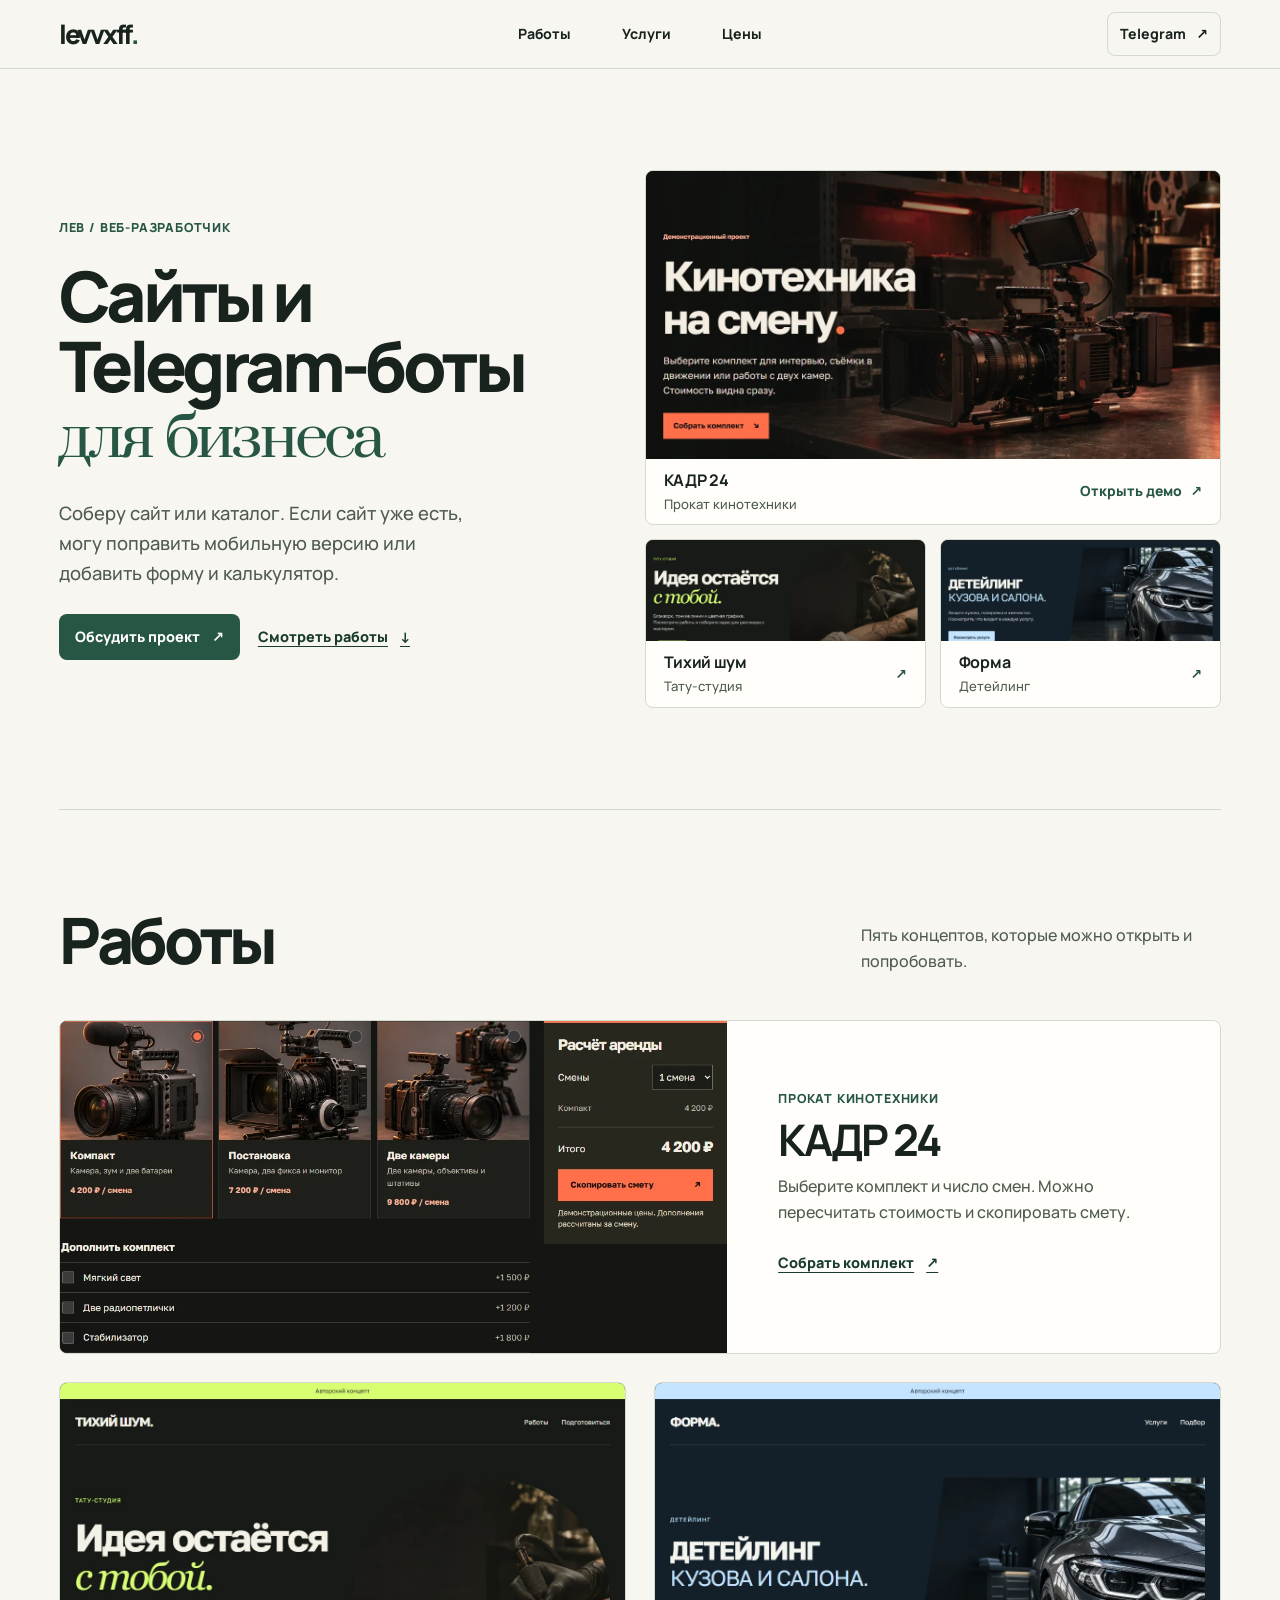
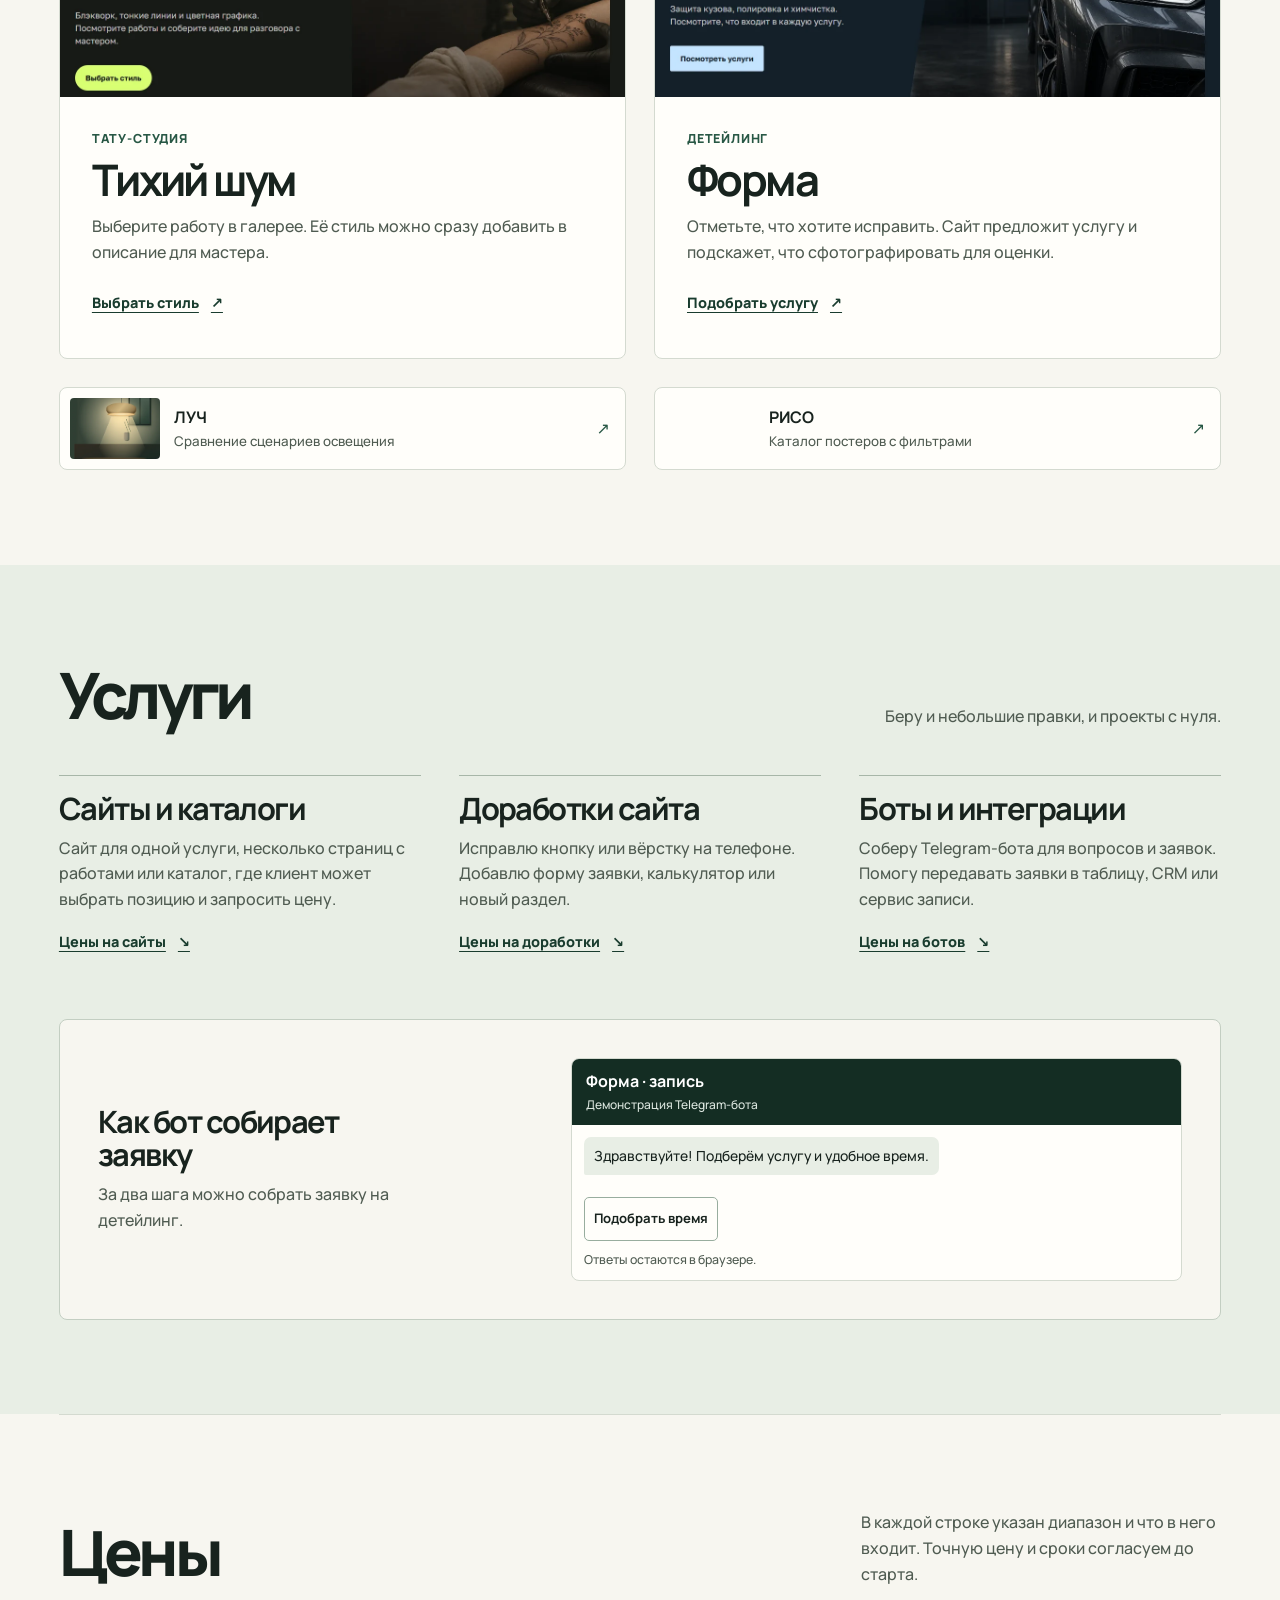
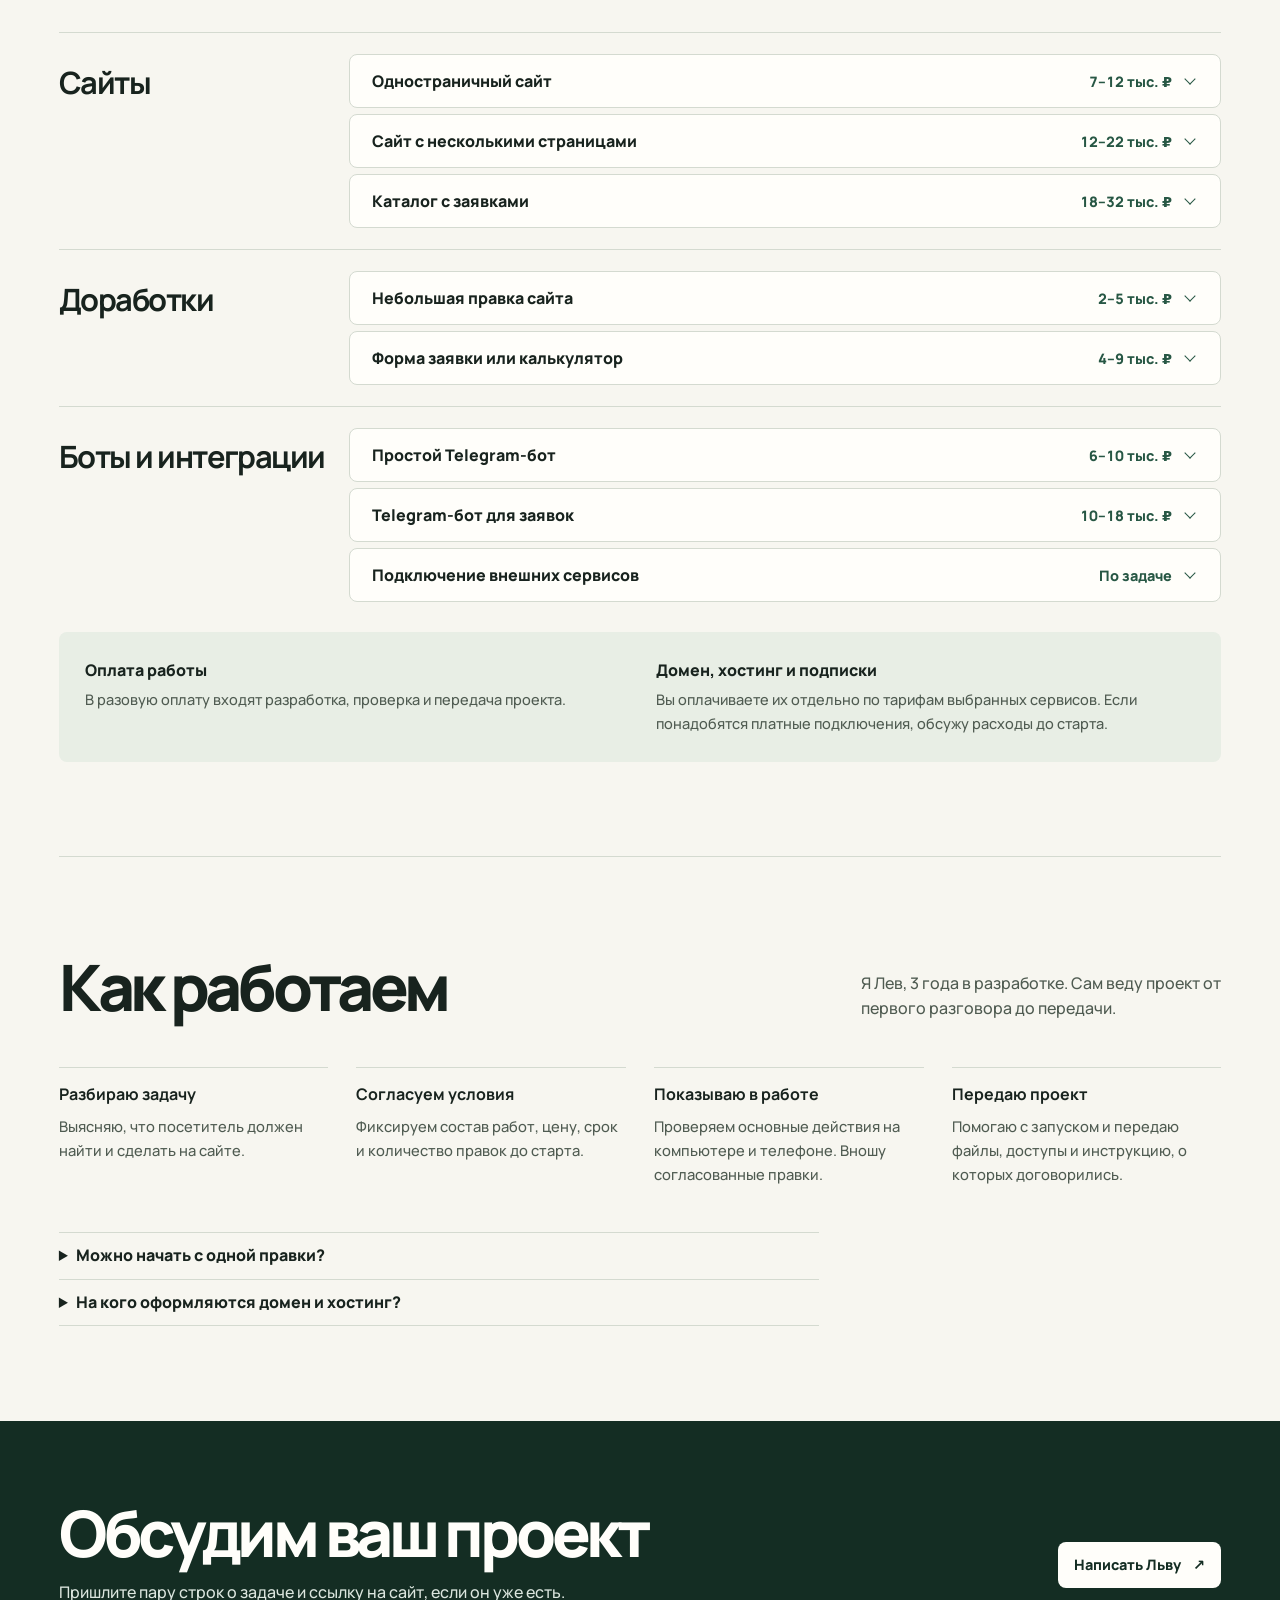
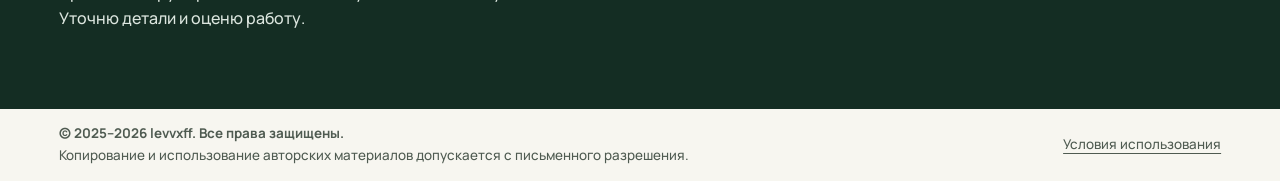
<file: index.html>
<!DOCTYPE html>
<html lang="ru" data-type="service">
<head>
  <meta charset="utf-8">
  <meta name="viewport" content="width=device-width, initial-scale=1">
  <meta name="theme-color" content="#f7f6f0">
  <meta name="referrer" content="no-referrer">
  <meta http-equiv="Content-Security-Policy" content="default-src 'self'; img-src 'self' data:; style-src 'self'; font-src 'self'; script-src 'self'; object-src 'none'; base-uri 'none'; form-action 'none'">
  <meta name="page-type" content="service">
  <meta name="site-kind" content="other">
  <meta name="description" content="Лев, веб-разработчик. Делаю сайты, формы, калькуляторы и Telegram-ботов для малого бизнеса. Попробуйте пять демо и посмотрите цены.">
  <link rel="canonical" href="https://ccczxccc.github.io/portfolio/">
  <meta property="og:type" content="website">
  <meta property="og:title" content="levvxff — сайты и Telegram-боты для малого бизнеса">
  <meta property="og:description" content="Пять интерактивных работ. Попробуйте посчитать аренду, оформить запрос или подобрать услугу.">
  <meta property="og:url" content="https://ccczxccc.github.io/portfolio/">
  <meta property="og:image" content="https://ccczxccc.github.io/portfolio/assets/preview.png?v=20261128">
  <link rel="icon" href="assets/favicon.svg" type="image/svg+xml">
  <meta property="og:image:width" content="1200">
  <meta property="og:image:height" content="630">
  <meta property="og:image:alt" content="Портфолио Льва с превью трёх демонстрационных сайтов">
  <link rel="stylesheet" href="styles.css?v=20261128">
  <script src="pricing.js?v=20261128" defer></script>
  <script src="bot-demo.js?v=20261128" defer></script>
  <title>levvxff — сайты и Telegram-боты для малого бизнеса</title>
</head>
<body>
  <a class="skip-link" href="#main">Перейти к содержимому</a>
  <header class="site-header">
    <div class="shell header-inner">
      <a class="wordmark" href="#main">levvxff<span aria-hidden="true">.</span></a>
      <nav aria-label="Основная навигация">
        <a href="#works">Работы</a>
        <a href="#services">Услуги</a>
        <a href="#prices">Цены</a>
      </nav>
      <a class="nav-contact" href="https://t.me/levvxff" target="_blank" rel="noopener noreferrer">Telegram <span aria-hidden="true">↗</span></a>
    </div>
  </header>

  <main id="main" tabindex="-1">
    <section class="hero shell" aria-labelledby="hero-title">
      <div class="hero-copy">
        <p class="intro-label">Лев / Веб-разработчик</p>
        <h1 id="hero-title">Сайты и <span class="hero-line">Telegram-боты</span> <span class="hero-line hero-accent">для бизнеса</span></h1>
        <p class="hero-subtitle">Соберу сайт или каталог. Если сайт уже есть, могу поправить мобильную версию или добавить форму и калькулятор.</p>
        <div class="hero-actions">
          <a class="button primary" href="https://t.me/levvxff?text=Здравствуйте%2C%20Лев%21%20Хочу%20обсудить%20проект." target="_blank" rel="noopener noreferrer">Обсудить проект <span aria-hidden="true">↗</span></a>
          <a class="text-link" href="#works">Смотреть работы <span aria-hidden="true">↓</span></a>
        </div>
      </div>
      <div class="hero-gallery">
        <a class="feature feature-main" href="projects/kadr24/">
          <img src="assets/kadr-desktop.webp" width="1200" height="780" alt="" fetchpriority="high">
          <div class="feature-bottom">
            <span><strong>КАДР 24</strong><small>Прокат кинотехники</small></span>
            <span class="feature-action">Открыть демо <span aria-hidden="true">↗</span></span>
          </div>
        </a>
        <a class="feature feature-compact" href="projects/atelier-ink/">
          <img src="assets/project-one-desktop.webp" width="1200" height="780" alt="" decoding="async">
          <div class="feature-bottom">
            <span><strong>Тихий шум</strong><small>Тату-студия</small></span>
            <span class="feature-action" aria-hidden="true">↗</span>
          </div>
        </a>
        <a class="feature feature-compact" href="projects/drive-care/">
          <img src="assets/project-two-desktop.webp" width="1200" height="780" alt="" decoding="async">
          <div class="feature-bottom">
            <span><strong>Форма</strong><small>Детейлинг</small></span>
            <span class="feature-action" aria-hidden="true">↗</span>
          </div>
        </a>
      </div>
    </section>

    <section class="works shell" id="works" aria-labelledby="works-title">
      <header class="section-head">
        <h2 id="works-title">Работы</h2>
        <p>Пять концептов, которые можно открыть и попробовать.</p>
      </header>
      <div class="project-list">
        <article class="project project-lead">
          <a class="project-preview preview-kadr" href="projects/kadr24/#kits">
            <img src="assets/kadr-detail.webp" width="1128" height="562" loading="lazy" decoding="async" alt="Открыть калькулятор аренды кинотехники в «Кадре 24»">
          </a>
          <div class="project-copy">
            <p class="category">Прокат кинотехники</p>
            <h3>КАДР 24</h3>
            <p>Выберите комплект и число смен. Можно пересчитать стоимость и скопировать смету.</p>
            <a class="text-link project-link" href="projects/kadr24/#kits">Собрать комплект <span aria-hidden="true">↗</span></a>
          </div>
        </article>
        <article class="project">
          <a class="project-preview preview-ink" href="projects/atelier-ink/#work">
            <img src="assets/project-one-desktop.webp" width="1200" height="780" loading="lazy" decoding="async" alt="Открыть галерею тату-студии «Тихий шум»">
          </a>
          <div class="project-copy">
            <p class="category">Тату-студия</p>
            <h3>Тихий шум</h3>
            <p>Выберите работу в галерее. Её стиль можно сразу добавить в описание для мастера.</p>
            <a class="text-link project-link" href="projects/atelier-ink/#work">Выбрать стиль <span aria-hidden="true">↗</span></a>
          </div>
        </article>
        <article class="project">
          <a class="project-preview preview-care" href="projects/drive-care/#contact">
            <img src="assets/project-two-desktop.webp" width="1200" height="780" loading="lazy" decoding="async" alt="Открыть подбор услуги детейлинга «Форма»">
          </a>
          <div class="project-copy">
            <p class="category">Детейлинг</p>
            <h3>Форма</h3>
            <p>Отметьте, что хотите исправить. Сайт предложит услугу и подскажет, что сфотографировать для оценки.</p>
            <a class="text-link project-link" href="projects/drive-care/#contact">Подобрать услугу <span aria-hidden="true">↗</span></a>
          </div>
        </article>
      </div>
      <div class="more-projects">
        <a class="project-small" href="projects/studio-light/">
          <img src="assets/luch-detail.webp" alt="" width="455" height="490" loading="lazy" decoding="async">
          <span><strong>ЛУЧ</strong><small>Сравнение сценариев освещения</small></span>
          <span aria-hidden="true">↗</span>
        </a>
        <a class="project-small" href="projects/poster-studio/">
          <img src="assets/riso-detail.webp" alt="" width="840" height="454" loading="lazy" decoding="async">
          <span><strong>РИСО</strong><small>Каталог постеров с фильтрами</small></span>
          <span aria-hidden="true">↗</span>
        </a>
      </div>
    </section>

    <section class="services" id="services" aria-labelledby="services-title">
      <div class="shell">
        <header class="section-head"><h2 id="services-title">Услуги</h2><p>Беру и небольшие правки, и проекты с нуля.</p></header>
        <div class="service-list">
          <article>
            <h3>Сайты и каталоги</h3>
            <p>Сайт для одной услуги, несколько страниц с работами или каталог, где клиент может выбрать позицию и запросить цену.</p>
            <a class="text-link service-price-link" href="#prices-sites">Цены на сайты <span aria-hidden="true">↘</span></a>
          </article>
          <article>
            <h3>Доработки сайта</h3>
            <p>Исправлю кнопку или вёрстку на телефоне. Добавлю форму заявки, калькулятор или новый раздел.</p>
            <a class="text-link service-price-link" href="#prices-updates">Цены на доработки <span aria-hidden="true">↘</span></a>
          </article>
          <article>
            <h3>Боты и интеграции</h3>
            <p>Соберу Telegram-бота для вопросов и заявок. Помогу передавать заявки в таблицу, CRM или сервис записи.</p>
            <a class="text-link service-price-link" href="#prices-bots">Цены на ботов <span aria-hidden="true">↘</span></a>
          </article>
        </div>
        <div class="bot-demo" id="bot-demo">
          <div class="bot-description"><h3>Как бот собирает заявку</h3><p>За два шага можно собрать заявку на детейлинг.</p></div>
          <section class="chat" aria-labelledby="chat-title">
            <header class="chat-head"><div><strong id="chat-title">Форма · запись</strong><small>Демонстрация Telegram-бота</small></div><button type="button" id="bot-reset" hidden>Начать заново</button></header>
            <div class="chat-log" id="bot-log" tabindex="-1" role="log" aria-live="polite" aria-relevant="additions">
              <p class="bot-message">Здравствуйте! Подберём услугу и удобное время.</p>
            </div>
            <div class="chat-choices" id="bot-choices" hidden><button type="button">Подобрать время</button></div>
            <p class="chat-note">Ответы остаются в браузере.</p>
            <noscript><p class="chat-note">Чтобы попробовать демонстрацию, включите JavaScript.</p></noscript>
          </section>
        </div>
      </div>
    </section>

    <section class="pricing shell" id="prices" aria-labelledby="prices-title">
      <header class="section-head">
        <h2 id="prices-title">Цены</h2>
        <p>В каждой строке указан диапазон и что в него входит. Точную цену и сроки согласуем до старта.</p>
      </header>

      <div class="price-guide">
        <section class="price-group" id="prices-sites" aria-labelledby="prices-sites-title">
          <h3 id="prices-sites-title">Сайты</h3>
          <div class="price-list">
            <details class="price-item" id="price-landing" name="portfolio-price">
              <summary><span class="price-title">Одностраничный сайт</span><span class="price-range">7–12 тыс. ₽</span></summary>
              <div class="price-detail">
                <dl>
                  <div><dt>Что входит</dt><dd>Страница для одной услуги до пяти блоков. Соберу структуру, дизайн и мобильную версию, добавлю кнопку связи и помогу с запуском.</dd></div>
                  <div><dt>От чего зависит цена</dt><dd>Ближе к 7 тысячам, если тексты и фото готовы. Подготовка материалов, дополнительные блоки и сложная форма увеличат цену.</dd></div>
                </dl>
                <label class="price-extra" hidden><input type="checkbox">Добавить вопрос об интеграции</label>
                <a class="button button-price" href="https://t.me/levvxff" target="_blank" rel="noopener noreferrer">Обсудить в Telegram <span aria-hidden="true">↗</span></a>
              </div>
            </details>
            <details class="price-item" id="price-website" name="portfolio-price">
              <summary><span class="price-title">Сайт с несколькими страницами</span><span class="price-range">12–22 тыс. ₽</span></summary>
              <div class="price-detail">
                <dl>
                  <div><dt>Что входит</dt><dd>Сайт с навигацией, страницами услуг, примерами работ и контактами. Адаптирую страницы под телефон и подготовлю их к запуску.</dd></div>
                  <div><dt>От чего зависит цена</dt><dd>Три страницы на общей структуре ближе к 12 тысячам. Отдельный дизайн для разных разделов, галерея с фильтрами или перенос материалов добавляют работы.</dd></div>
                </dl>
                <label class="price-extra" hidden><input type="checkbox">Добавить вопрос об интеграции</label>
                <a class="button button-price" href="https://t.me/levvxff" target="_blank" rel="noopener noreferrer">Обсудить в Telegram <span aria-hidden="true">↗</span></a>
              </div>
            </details>
            <details class="price-item" id="price-catalog" name="portfolio-price">
              <summary><span class="price-title">Каталог с заявками</span><span class="price-range">18–32 тыс. ₽</span></summary>
              <div class="price-detail">
                <dl>
                  <div><dt>Что входит</dt><dd>Категории, карточки товаров или услуг, запрос цены или наличия по выбранной позиции. Подходит, например, для проката оборудования.</dd></div>
                  <div><dt>От чего зависит цена</dt><dd>Считаю количество карточек и способы выбора. Поиск, фильтры и загрузка позиций из таблицы увеличивают смету. Корзину и оплату оцениваю отдельно.</dd></div>
                </dl>
                <label class="price-extra" hidden><input type="checkbox">Добавить вопрос об интеграции</label>
                <a class="button button-price" href="https://t.me/levvxff" target="_blank" rel="noopener noreferrer">Обсудить в Telegram <span aria-hidden="true">↗</span></a>
              </div>
            </details>
          </div>
        </section>

        <section class="price-group" id="prices-updates" aria-labelledby="prices-updates-title">
          <h3 id="prices-updates-title">Доработки</h3>
          <div class="price-list">
            <details class="price-item" id="price-fix" name="portfolio-price">
              <summary><span class="price-title">Небольшая правка сайта</span><span class="price-range">2–5 тыс. ₽</span></summary>
              <div class="price-detail">
                <dl>
                  <div><dt>Что входит</dt><dd>Одна правка на действующем сайте. Например, заменю ссылку на мессенджер или поправлю блок, который разваливается на телефоне. Проверю, что правка работает.</dd></div>
                  <div><dt>От чего зависит цена</dt><dd>Замена ссылки с готовым доступом близка к нижней границе. Пересборка блока и правки в нескольких местах требуют больше времени. Сначала посмотрю платформу и доступы.</dd></div>
                </dl>
                <a class="button button-price" href="https://t.me/levvxff" target="_blank" rel="noopener noreferrer">Обсудить в Telegram <span aria-hidden="true">↗</span></a>
              </div>
            </details>
            <details class="price-item" id="price-form" name="portfolio-price">
              <summary><span class="price-title">Форма заявки или калькулятор</span><span class="price-range">4–9 тыс. ₽</span></summary>
              <div class="price-detail">
                <dl>
                  <div><dt>Что входит</dt><dd>Форма с проверкой полей и передачей заявки в согласованный канал или калькулятор с выводом суммы. Добавлю на ваш сайт и проверю с телефона.</dd></div>
                  <div><dt>От чего зависит цена</dt><dd>Простая форма стоит ближе к 4 тысячам. Вложения, поля, которые меняются по ходу заполнения, и расчёт по нескольким тарифам увеличат цену.</dd></div>
                </dl>
                <label class="price-extra" hidden><input type="checkbox">Добавить вопрос об интеграции</label>
                <a class="button button-price" href="https://t.me/levvxff" target="_blank" rel="noopener noreferrer">Обсудить в Telegram <span aria-hidden="true">↗</span></a>
              </div>
            </details>
          </div>
        </section>

        <section class="price-group" id="prices-bots" aria-labelledby="prices-bots-title">
          <h3 id="prices-bots-title">Боты и интеграции</h3>
          <div class="price-list">
            <details class="price-item" id="price-bot" name="portfolio-price">
              <summary><span class="price-title">Простой Telegram-бот</span><span class="price-range">6–10 тыс. ₽</span></summary>
              <div class="price-detail">
                <dl>
                  <div><dt>Что входит</dt><dd>Меню, ответы на частые вопросы и кнопка связи с сотрудником. Настрою и проверю основные команды.</dd></div>
                  <div><dt>От чего зависит цена</dt><dd>Ближе к 6 тысячам за одно меню с готовыми ответами. Дополнительные разделы и варианты ответов увеличат цену.</dd></div>
                </dl>
                <a class="button button-price" href="https://t.me/levvxff" target="_blank" rel="noopener noreferrer">Обсудить в Telegram <span aria-hidden="true">↗</span></a>
              </div>
            </details>
            <details class="price-item" id="price-bot-leads" name="portfolio-price">
              <summary><span class="price-title">Telegram-бот для заявок</span><span class="price-range">10–18 тыс. ₽</span></summary>
              <div class="price-detail">
                <dl>
                  <div><dt>Что входит</dt><dd>Бот задаёт вопросы, собирает контакт и передаёт заявку ответственному. Сценарий можно использовать и для запроса на запись.</dd></div>
                  <div><dt>От чего зависит цена</dt><dd>Ближе к 10 тысячам за одну анкету и одного получателя. Цена вырастет, если у каждой услуги свои вопросы или заявки нужно распределять между сотрудниками.</dd></div>
                </dl>
                <label class="price-extra" hidden><input type="checkbox">Добавить вопрос об интеграции</label>
                <a class="button button-price" href="https://t.me/levvxff" target="_blank" rel="noopener noreferrer">Обсудить в Telegram <span aria-hidden="true">↗</span></a>
              </div>
            </details>
            <details class="price-item" id="price-integrations" name="portfolio-price">
              <summary><span class="price-title">Подключение внешних сервисов</span><span class="price-range">По задаче</span></summary>
              <div class="price-detail">
                <dl>
                  <div><dt>Что можно подключить</dt><dd>Передачу заявки в таблицу или CRM, связь с сервисом записи или онлайн-оплату. Сначала проверю, как выбранный сервис принимает данные.</dd></div>
                  <div><dt>От чего зависит цена</dt><dd>Цена зависит от доступов и возможностей сервиса. Например, передать заявку в CRM обычно проще, чем обновлять её статус сразу в двух системах.</dd></div>
                </dl>
                <a class="button button-price" href="https://t.me/levvxff" target="_blank" rel="noopener noreferrer">Обсудить в Telegram <span aria-hidden="true">↗</span></a>
              </div>
            </details>
          </div>
        </section>
      </div>

      <dl class="price-terms">
        <div><dt>Оплата работы</dt><dd>В разовую оплату входят разработка, проверка и передача проекта.</dd></div>
        <div><dt>Домен, хостинг и подписки</dt><dd>Вы оплачиваете их отдельно по тарифам выбранных сервисов. Если понадобятся платные подключения, обсужу расходы до старта.</dd></div>
      </dl>
    </section>

    <section class="process shell" id="approach" aria-labelledby="approach-title">
      <header class="section-head"><h2 id="approach-title">Как работаем</h2><p>Я Лев, 3 года в разработке. Сам веду проект от первого разговора до передачи.</p></header>
      <ol class="steps">
        <li><strong>Разбираю задачу</strong><p>Выясняю, что посетитель должен найти и сделать на сайте.</p></li>
        <li><strong>Согласуем условия</strong><p>Фиксируем состав работ, цену, срок и количество правок до старта.</p></li>
        <li><strong>Показываю в работе</strong><p>Проверяем основные действия на компьютере и телефоне. Вношу согласованные правки.</p></li>
        <li><strong>Передаю проект</strong><p>Помогаю с запуском и передаю файлы, доступы и инструкцию, о которых договорились.</p></li>
      </ol>
      <section class="questions" aria-label="Частые вопросы">
        <details><summary>Можно начать с одной правки?</summary><p>Да. Пришлите страницу и скажите, что нужно исправить. Посмотрю, можно ли сделать это на вашей платформе.</p></details>
        <details><summary>На кого оформляются домен и хостинг?</summary><p>Обычно их оформляет владелец сайта. Подходящий вариант и расходы обсудим перед запуском.</p></details>
      </section>
    </section>

    <section class="contact" id="contact" aria-labelledby="contact-title">
      <div class="shell contact-inner">
        <div><h2 id="contact-title">Обсудим ваш проект</h2><p>Пришлите пару строк о задаче и ссылку на сайт, если он уже есть. Уточню детали и оценю работу.</p></div>
        <a class="button primary" href="https://t.me/levvxff?text=Здравствуйте%2C%20Лев%21%20Хочу%20обсудить%20проект." target="_blank" rel="noopener noreferrer">Написать Льву <span aria-hidden="true">↗</span></a>
      </div>
    </section>
  </main>

  <footer class="footer shell">
    <div><p><strong>© 2025–2026 levvxff. Все права защищены.</strong></p><p>Копирование и использование авторских материалов допускается с письменного разрешения.</p></div>
    <a href="https://github.com/ccczxccc/portfolio/blob/main/LICENSE">Условия использования</a>
  </footer>
</body>
</html>
</file>
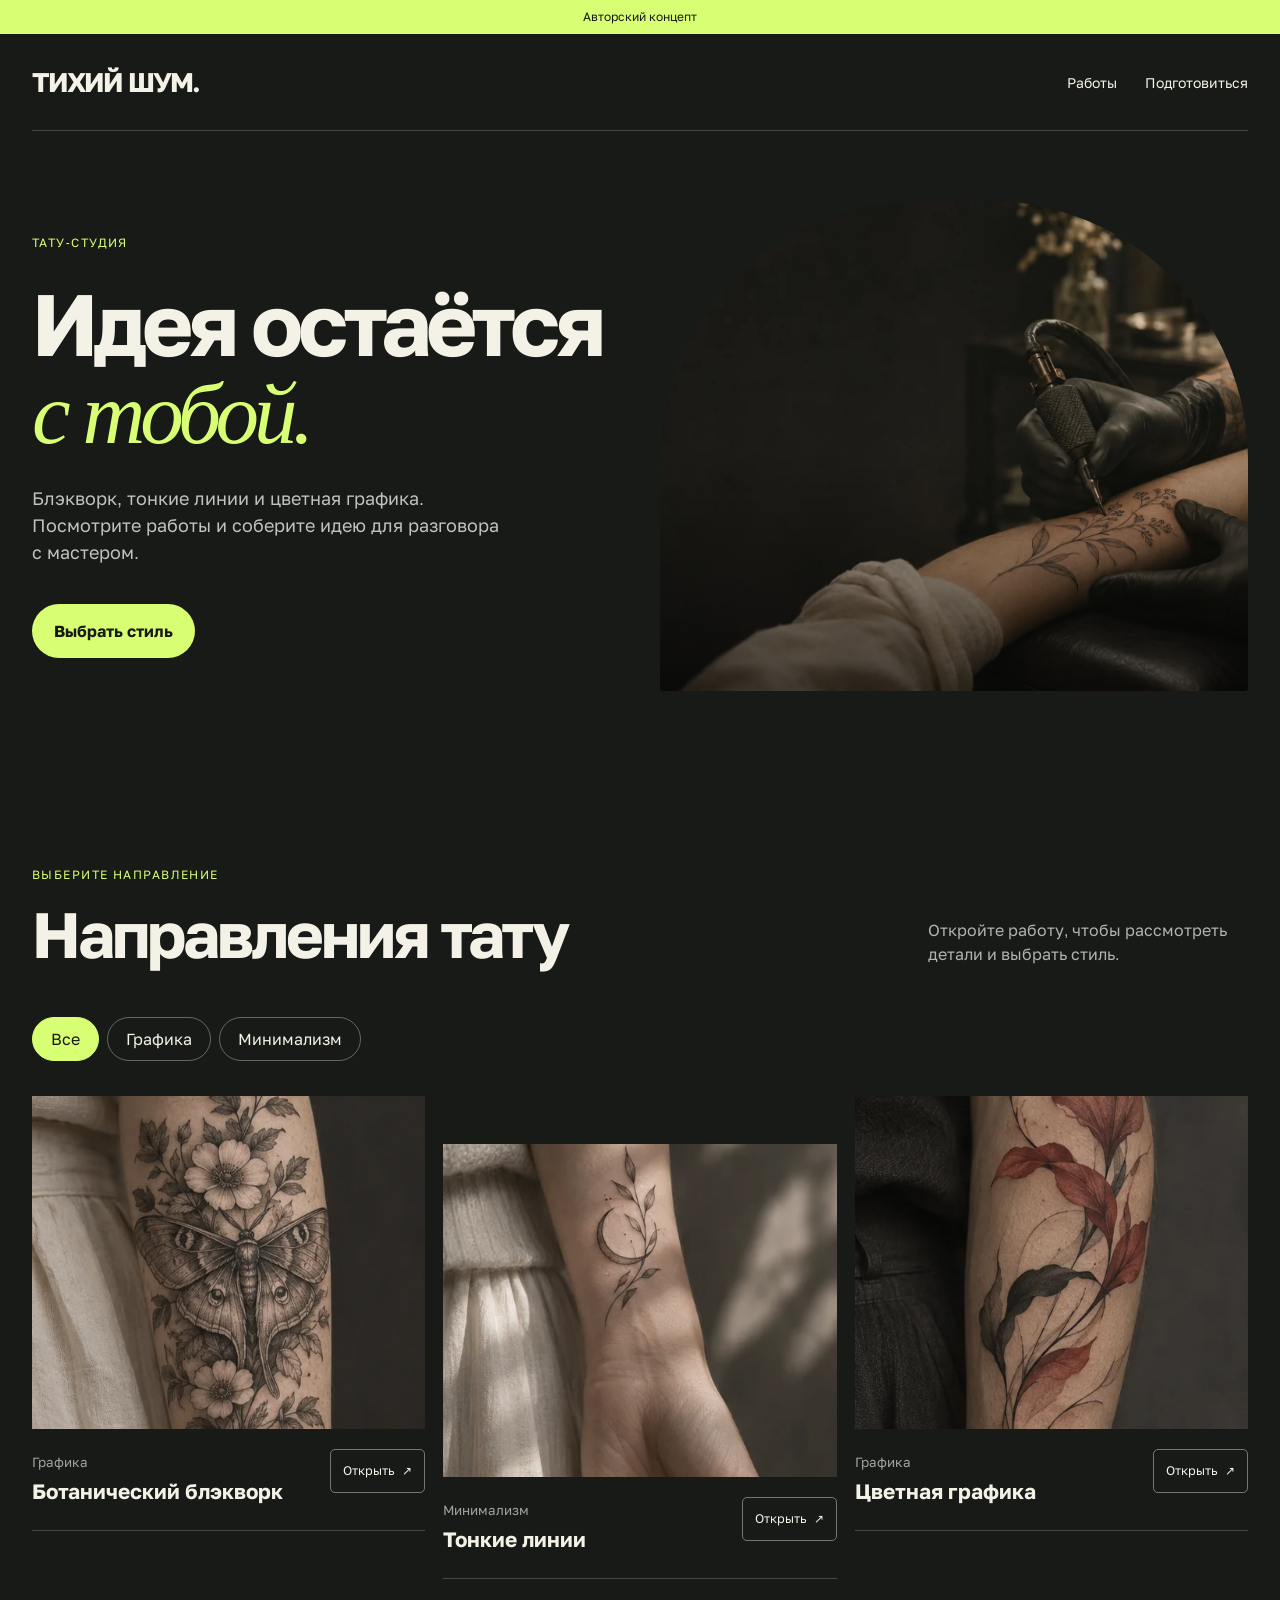
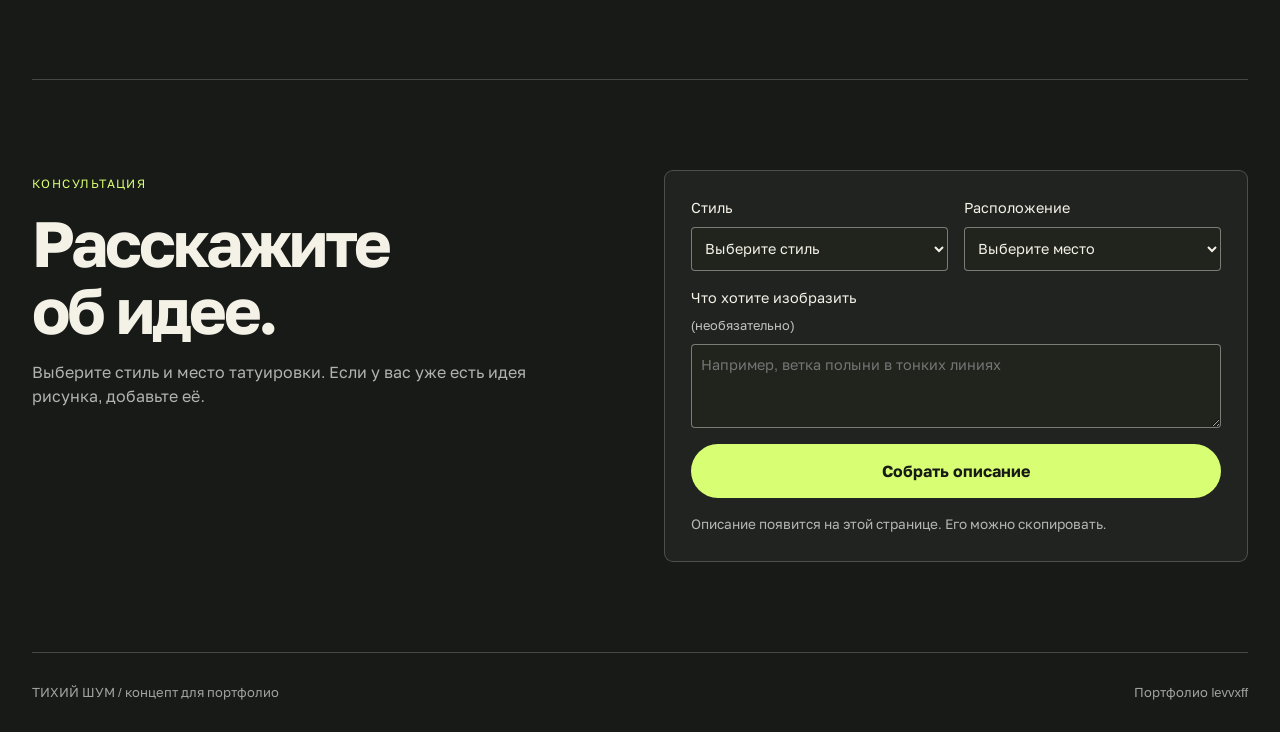
<file: projects/atelier-ink/index.html>
<!doctype html><html lang="ru"><head><meta charset="utf-8"><meta name="viewport" content="width=device-width,initial-scale=1"><meta name="description" content="Демонстрационный концепт сайта"><title>ТИХИЙ ШУМ — концепт сайта</title><meta name="robots" content="noindex"><meta http-equiv="Content-Security-Policy" content="form-action 'none'"><style>
 @font-face{font-family:Golos;src:url(fonts/GolosText-cyrillic.woff2) format("woff2");font-weight:400;font-display:swap}
  @font-face{font-family:Golos;src:url(fonts/golos-bold.ttf) format("truetype");font-weight:700;font-display:swap}*{box-sizing:border-box}html{scroll-behavior:smooth}body{margin:0;background:#171a16;color:#f4f1e7;font:16px/1.5 Golos,Arial,sans-serif}a{color:inherit;text-decoration:none}button{font:inherit;cursor:pointer}a:focus-visible,button:focus-visible{outline:3px solid #d8ff73;outline-offset:4px}.notice{text-align:center;background:#d8ff73;color:#171a16;padding:8px;font-size:12px}.wrap{width:min(1280px,calc(100% - 64px));margin:auto}header{display:flex;align-items:center;justify-content:space-between;padding:26px 0;border-bottom:1px solid #ffffff33}.brand{font-weight:bold;letter-spacing:-.07em;font-size:27px}.nav{display:flex;gap:28px;font-size:14px}.hero{min-height:620px;display:grid;grid-template-columns:1fr 1fr;gap:40px;align-items:center;padding:70px 0}.eyebrow{color:#d8ff73;font-size:12px;letter-spacing:.12em}.hero h1{font-size:clamp(54px,6.8vw,100px);line-height:.99;letter-spacing:-.07em;font-weight:600;margin:28px 0}.hero h1 em{font-family:Georgia,serif;font-weight:400}.hero p{font-size:18px;max-width:480px;color:#ffffffbb}.button{display:inline-flex;margin-top:20px;padding:15px 22px;background:#d8ff73;color:#171a16;font-weight:bold;border-radius:40px}.hero-visual{min-height:490px;position:relative;overflow:hidden;background:linear-gradient(140deg,#ffffff19,#0000002e);border-radius:220px 220px 12px 12px}.hero-visual:before{content:'';position:absolute;inset:15%;border:1px solid #d8ff73;border-radius:50%;transform:rotate(-32deg)}.hero-visual:after{content:'';position:absolute;inset:25% 15%;border:30px solid #d8ff73;border-radius:48% 52% 55% 45%;transform:rotate(-32deg);box-shadow:0 0 110px #ffffff1a}.hero-visual span{position:absolute;bottom:20px;right:22px;font-size:12px}.section{padding:100px 0}.section-head{display:flex;justify-content:space-between;align-items:end;gap:30px}.section h2,.end h2{font-size:clamp(40px,5vw,68px);letter-spacing:-.06em;line-height:1.05;margin:15px 0}.section-head p{max-width:320px;color:#ffffffaa}.filters{display:flex;gap:8px;margin:35px 0}.filter{background:none;color:inherit;border:1px solid #ffffff55;border-radius:50px;padding:9px 18px}.filter[aria-pressed=true]{background:#d8ff73;color:#171a16;border-color:#d8ff73}.grid{display:grid;grid-template-columns:repeat(3,1fr);gap:18px}.card[hidden]{display:none}.art{height:340px;background:#ffffff10;position:relative;overflow:hidden}.art span{position:absolute;top:20px;left:20px;color:#ffffffaa}.art-shape{position:absolute;inset:18%;border:2px solid #d8ff73;border-radius:50%;transform:rotate(35deg)}.art-1 .art-shape{border-width:30px;border-radius:45% 55% 50% 50%}.art-2 .art-shape{border-radius:0;transform:rotate(45deg);inset:25%;box-shadow:22px 22px 0 -1px #d8ff73}.art-3 .art-shape{border-width:14px;border-radius:50% 5%;transform:rotate(-28deg)}.card-info{display:flex;align-items:center;justify-content:space-between;padding:20px 0;border-bottom:1px solid #ffffff33}.card-info small{color:#ffffff99}.card h3{margin:3px 0;font-size:21px}.open{border:1px solid #ffffff66;border-radius:50%;width:44px;height:44px;color:inherit;background:transparent}.end{padding:90px 0;border-top:1px solid #ffffff33}.end p{color:#ffffffaa;max-width:500px}footer{display:flex;justify-content:space-between;padding:30px 0;border-top:1px solid #ffffff33;color:#ffffff99;font-size:13px}dialog{background:#f4f1e7;color:#171a16;border:0;border-radius:15px;padding:36px;max-width:480px;width:90%}dialog::backdrop{background:#000b}dialog h2{font-size:35px;letter-spacing:-.04em;margin:15px 0}dialog button{background:#171a16;color:#f4f1e7;border:0;border-radius:30px;padding:10px 18px}@media(max-width:750px){.wrap{width:calc(100% - 36px)}.nav a:first-child{display:none}.hero{grid-template-columns:1fr;padding:58px 0;gap:32px}.hero-visual{min-height:360px}.hero h1{font-size:clamp(49px,10vw,74px)}.section{padding:70px 0}.section-head{display:block}.grid{grid-template-columns:1fr}.art{height:300px}footer{gap:16px;flex-direction:column}}@media(prefers-reduced-motion:reduce){html{scroll-behavior:auto}}
 .hero-visual{background:linear-gradient(180deg,transparent 50%,#0009),url(hero.webp) center/cover;border-radius:4px}.hero-visual:before,.hero-visual:after{display:none}.hero-visual span{z-index:1}.art{background:linear-gradient(140deg,#ffffff12,#0004)}.hero h1 em{color:#d8ff73}.hero-visual{border-radius:260px 260px 3px 3px}.card:nth-child(2){margin-top:48px}@media(max-width:750px){.card:nth-child(2){margin-top:0}}
:root{--form-bg:#20241d;--demo-accent:#d8ff73}
  .art{height:clamp(220px,26vw,336px);background:#252723}
  .art img{display:block;width:100%;height:100%;object-fit:cover;transition:transform .25s ease}
  .card:hover .art img{transform:scale(1.03)}
  .filters{flex-wrap:wrap}
  .open:hover,.filter:hover{border-color:currentColor}
  .button{min-height:48px;align-items:center;border:0}
  .end{display:grid;grid-template-columns:minmax(0,1fr) minmax(0,1fr);gap:48px}
  .interactive{display:grid;grid-template-columns:repeat(2,minmax(0,1fr));gap:16px;padding:26px;background:#ffffff0b;border:1px solid #ffffff33}
  .interactive .wide{grid-column:1/-1}
  .interactive label{display:grid;align-content:start;gap:8px;font-size:.9rem}
  .interactive label span,.form-note{color:#ffffffba;font-size:.8rem}
  .interactive select,.interactive textarea{width:100%;min-height:44px;font:inherit;color:inherit;border:1px solid #ffffff66;border-radius:4px;background:var(--form-bg);padding:9px}
  .interactive textarea{resize:vertical}
  .interactive :focus-visible{outline:2px solid var(--demo-accent);outline-offset:3px}
  .interactive fieldset{padding:0;margin:0;border:0}
  .interactive legend{font-weight:700;margin-bottom:8px}
  .interactive .choice{display:flex;align-items:center;min-height:44px;border-bottom:1px solid #ffffff33;cursor:pointer}
  .interactive input{accent-color:var(--demo-accent);min-width:18px;min-height:18px}
  .interactive .button{margin:0;justify-content:center}
  .result{padding:14px 16px;border-left:3px solid var(--demo-accent);background:var(--form-bg);white-space:pre-wrap}
  .result p,.end .form-note{margin:0}
  .result p{margin-top:4px;color:inherit}
  .dialog-actions{display:flex;gap:8px;flex-wrap:wrap}
  .modal-image{display:block;width:100%;height:clamp(145px,32vh,260px);object-fit:cover;background:var(--form-bg)}
  .skip{position:absolute;z-index:4;top:8px;left:8px;background:#fff;color:#111;padding:8px 12px;transform:translateY(-160%)}
  .skip:focus{transform:none}
  @media(max-width:750px){.end{grid-template-columns:1fr;gap:24px;padding-block:62px}.art{height:280px}.nav a:first-child{display:inline}.nav{gap:14px}}
  @media(max-width:410px){.interactive{grid-template-columns:minmax(0,1fr);padding:18px}.brand{font-size:22px}.nav{font-size:12px}.hero{padding-top:34px}.hero-visual{min-height:300px}}
  @media(prefers-reduced-motion:reduce){.art img{transition:none}.card:hover .art img{transform:none}}

  .hero h1{font-weight:700;letter-spacing:-.057em}
  .section h2,.end h2{letter-spacing:-.047em;text-wrap:balance}
  .nav a{display:inline-flex;align-items:center;min-height:44px}
  .nav a:hover{color:var(--demo-accent)}
  .filter{min-height:44px}
  .card-info{align-items:start;gap:12px;min-height:95px}
  .card h3{font-size:clamp(1rem,2vw,1.3rem);text-wrap:balance}
  .open{flex:none;display:inline-flex;align-items:center;gap:7px;justify-content:center;width:auto;min-width:44px;padding-inline:12px;border-radius:5px;font-size:.78rem}
  .open:hover{background:var(--demo-accent);color:var(--form-bg)}
  dialog{padding:0;width:min(720px,calc(100% - 28px));max-width:none;max-height:calc(100dvh - 28px)}
  .modal-layout{display:grid;grid-template-columns:.9fr 1.1fr;min-width:0;align-items:stretch}
  .modal-image{align-self:stretch;width:100%;height:100%;min-height:272px;object-fit:cover;background:var(--form-bg)}
  .modal-copy{min-width:0;padding:22px}
  .modal-copy h2{margin-top:12px;font-size:clamp(1.7rem,4vw,2.25rem);line-height:1.07}
  .modal-copy .dialog-actions{margin-top:20px}
  dialog button{min-height:44px}
  dialog button:focus-visible{outline-color:#665233}
  .interactive{border-radius:9px}
  .interactive .button:hover{filter:brightness(.94)}
  .form-note,.noscript-note{font-size:.85rem}
  @media(max-width:750px){.nav a:first-child{display:inline-flex}.card-info{min-height:0}.grid{gap:28px}}
  @media(max-width:520px){.modal-layout{grid-template-columns:1fr}.modal-image{min-height:0;height:clamp(118px,29dvh,205px)}.modal-copy{padding:15px 17px}}
  @media(hover:none){.card:hover .art img{transform:none}}
</style></head><body><a class="skip" href="#main">К содержимому</a><aside class="notice" aria-label="О демонстрации">Авторский концепт</aside><header class="wrap"><a href="#" class="brand">ТИХИЙ ШУМ.</a><nav class="nav" aria-label="Навигация"><a href="#work">Работы</a><a href="#contact">Подготовиться</a></nav></header><main id="main"><section class="hero wrap"><div><div class="eyebrow">ТАТУ-СТУДИЯ</div><h1>Идея остаётся<br><em>с тобой.</em></h1><p>Блэкворк, тонкие линии и цветная графика. Посмотрите работы и соберите идею для разговора с мастером.</p><a class="button" href="#work">Выбрать стиль</a></div><div class="hero-visual" aria-hidden="true"></div></section><section id="work" class="section wrap"><div class="section-head"><div><span class="eyebrow">ВЫБЕРИТЕ НАПРАВЛЕНИЕ</span><h2>Направления тату</h2></div><p>Откройте работу, чтобы рассмотреть детали и выбрать стиль.</p></div><div class="filters" role="group" aria-label="Фильтр категорий"><button class="filter" data-filter="Все" aria-pressed="true">Все</button><button class="filter" data-filter="Графика" aria-pressed="false">Графика</button><button class="filter" data-filter="Минимализм" aria-pressed="false">Минимализм</button></div><div class="grid"><article class="card" data-category="Графика"><div class="art"><img src="work-1.webp" alt="Ботанический рисунок в технике блэкворк" width="504" height="660" loading="lazy" decoding="async"></div><div class="card-info"><div><small>Графика</small><h3>Ботанический блэкворк</h3></div><button class="open" type="button" aria-haspopup="dialog" data-title="Ботанический блэкворк" data-desc="Плотный чёрный рисунок с растительными мотивами и открытыми участками кожи." aria-label="Открыть: Ботанический блэкворк">Открыть <span aria-hidden="true">↗</span></button></div></article><article class="card" data-category="Минимализм"><div class="art"><img src="work-2.webp" alt="Небольшая тонкая татуировка на запястье" width="504" height="660" loading="lazy" decoding="async"></div><div class="card-info"><div><small>Минимализм</small><h3>Тонкие линии</h3></div><button class="open" type="button" aria-haspopup="dialog" data-title="Тонкие линии" data-desc="Небольшие формы и аккуратные детали. На консультации можно обсудить идею, расположение и размер." aria-label="Открыть: Тонкие линии">Открыть <span aria-hidden="true">↗</span></button></div></article><article class="card" data-category="Графика"><div class="art"><img src="work-3.webp" alt="Красный и чёрный рисунок на предплечье" width="504" height="660" loading="lazy" decoding="async"></div><div class="card-info"><div><small>Графика</small><h3>Цветная графика</h3></div><button class="open" type="button" aria-haspopup="dialog" data-title="Цветная графика" data-desc="Красный и чёрный цвет, свободный контур и плавные формы." aria-label="Открыть: Цветная графика">Открыть <span aria-hidden="true">↗</span></button></div></article></div></section><section id="contact" class="end wrap" aria-labelledby="brief-title">
  <div><span class="eyebrow">КОНСУЛЬТАЦИЯ</span><h2 id="brief-title">Расскажите об идее.</h2><p>Выберите стиль и место татуировки. Если у вас уже есть идея рисунка, добавьте её.</p></div>
  <noscript><p class="noscript-note">Для подготовки описания включите JavaScript.</p></noscript>
  <form id="tattoo-brief" class="interactive">
    <label>Стиль<select name="style" required><option value="">Выберите стиль</option><option>Ботанический блэкворк</option><option>Тонкие линии</option><option>Цветная графика</option></select></label>
    <label>Расположение<select name="placement" required><option value="">Выберите место</option><option>Предплечье</option><option>Запястье</option><option>Плечо</option><option>Другое место</option></select></label>
    <label class="wide">Что хотите изобразить <span>(необязательно)</span><textarea name="idea" rows="3" maxlength="300" placeholder="Например, ветка полыни в тонких линиях"></textarea></label>
    <button type="submit" class="button wide">Собрать описание</button>
    <p class="wide form-note">Описание появится на этой странице. Его можно скопировать.</p>
    <div class="wide result" id="brief-result" role="status" hidden></div>
  </form>
</section></main><footer class="wrap"><span>ТИХИЙ ШУМ / концепт для портфолио</span><a href="../../">Портфолио levvxff</a></footer><dialog aria-labelledby="modal-title" aria-describedby="modal-copy"><div class="modal-layout"><img class="modal-image" id="modal-image" alt=""><div class="modal-copy"><h2 id="modal-title"></h2><p id="modal-copy"></p><div class="dialog-actions"><button type="button" id="select-work">Выбрать стиль</button><button type="button" id="close" autofocus>Закрыть</button></div></div></div></dialog><script>const filters=[...document.querySelectorAll('.filter')],cards=[...document.querySelectorAll('.card')],modal=document.querySelector('dialog');filters.forEach(b=>b.addEventListener('click',()=>{filters.forEach(x=>x.setAttribute('aria-pressed',x===b));cards.forEach(c=>c.hidden=b.dataset.filter!=='Все'&&c.dataset.category!==b.dataset.filter)}));document.querySelectorAll('.open').forEach(b=>b.addEventListener('click',()=>{document.querySelector('#modal-title').textContent=b.dataset.title;document.querySelector('#modal-copy').textContent=b.dataset.desc;
const source=b.closest('.card').querySelector('img');
const enlarged=modal.querySelector('#modal-image');
enlarged.src=source.src;
enlarged.alt=source.alt;
modal.showModal()}));document.querySelector('#close').addEventListener('click',()=>modal.close());
const brief = document.querySelector('#tattoo-brief');
const output = document.querySelector('#brief-result');

document.querySelector('#select-work').addEventListener('click', () => {
  brief.elements.style.value = document.querySelector('#modal-title').textContent;
  output.hidden = true;
  modal.close();
  brief.elements.style.focus();
});

brief.addEventListener('submit', (event) => {
  event.preventDefault();
  const { style, placement, idea } = brief.elements;
  const lines = [
    'Описание для консультации',
    `Стиль: ${style.value}`,
    `Расположение: ${placement.value}`,
  ];
  if (idea.value.trim()) lines.push(`Идея: ${idea.value.trim()}`);
  output.hidden = false;
  output.textContent = lines.join('\n');
});

brief.addEventListener('input', () => {
  output.hidden = true;
});
</script></body></html>
</file>
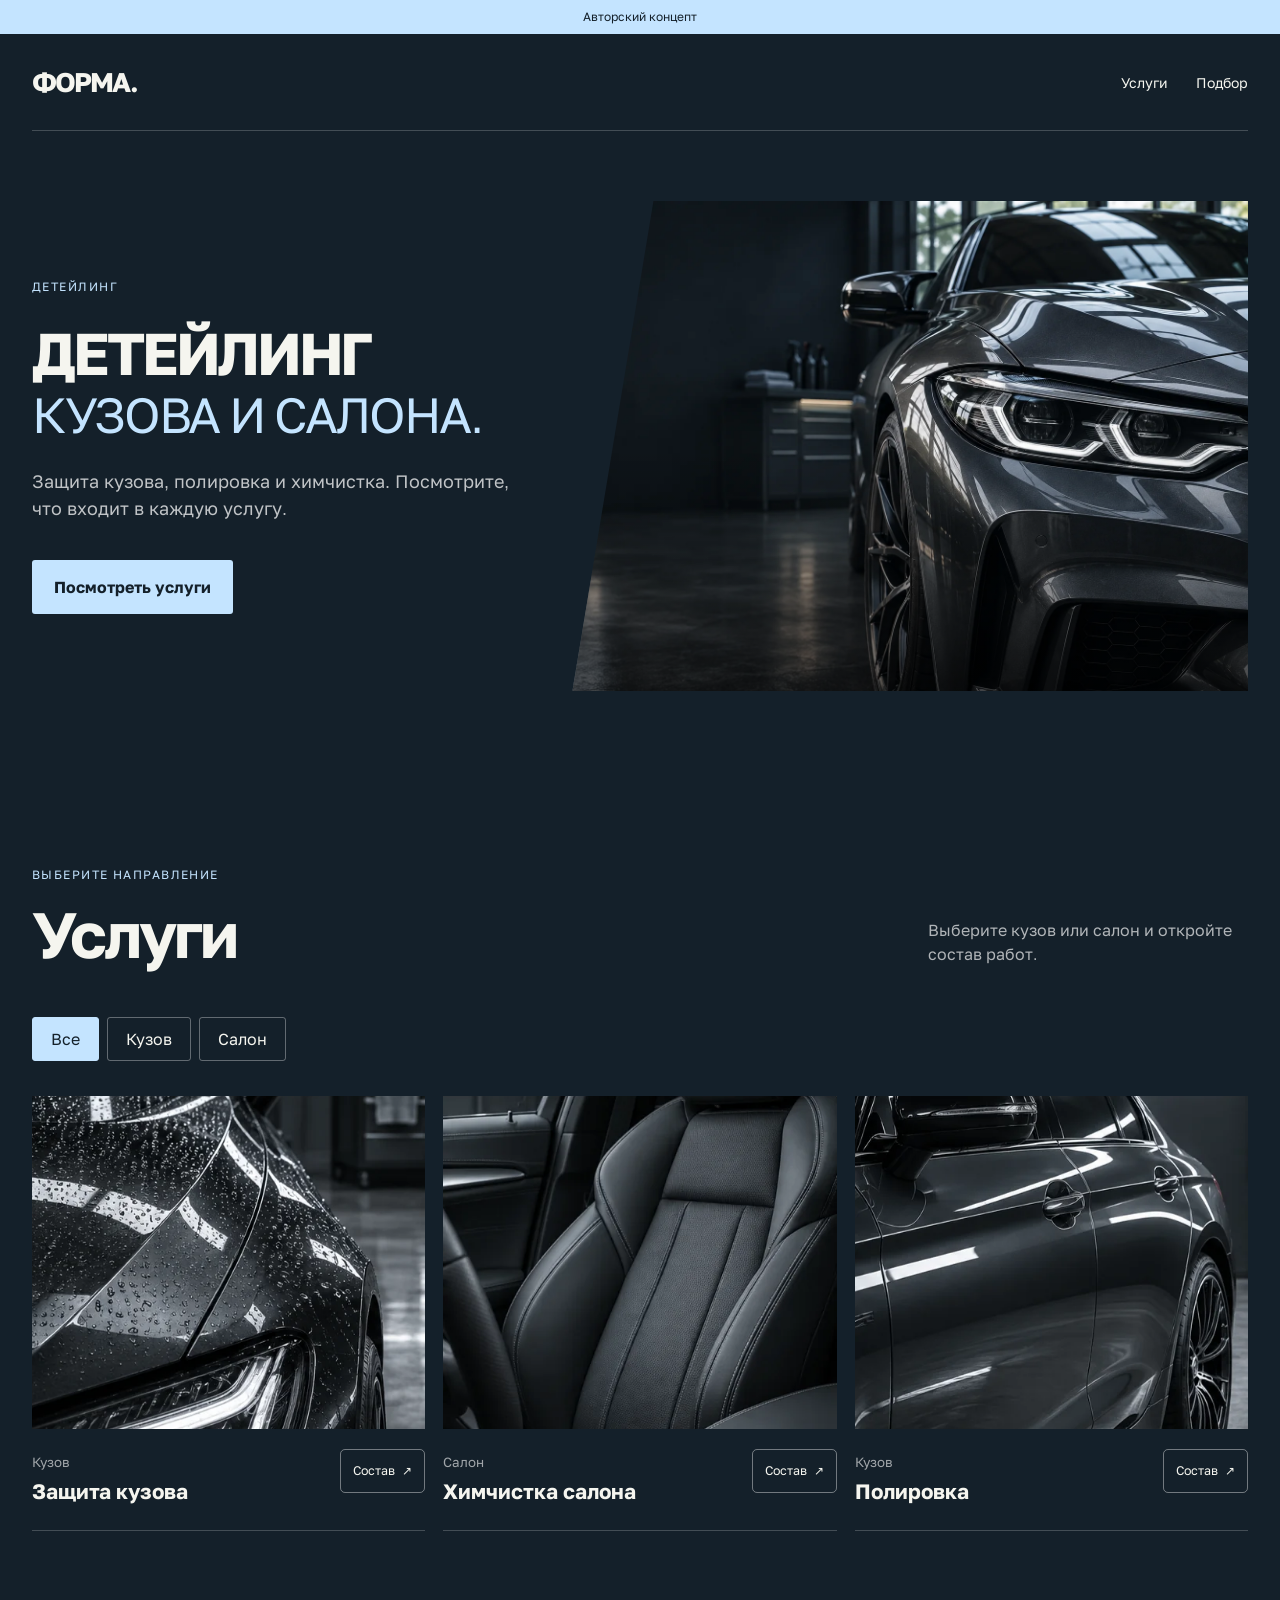
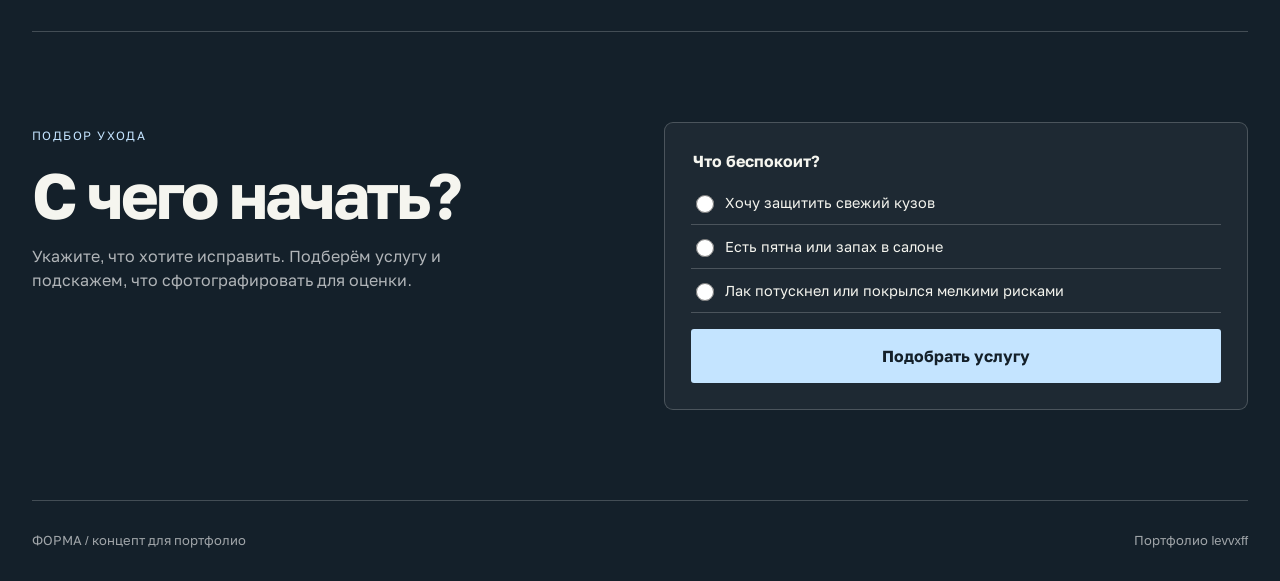
<file: projects/drive-care/index.html>
<!doctype html><html lang="ru"><head><meta charset="utf-8"><meta name="viewport" content="width=device-width,initial-scale=1"><meta name="description" content="Демонстрационный концепт сайта"><title>ФОРМА — концепт сайта</title><meta name="robots" content="noindex"><meta http-equiv="Content-Security-Policy" content="form-action 'none'"><style>
 @font-face{font-family:Golos;src:url(fonts/GolosText-cyrillic.woff2) format("woff2");font-weight:400;font-display:swap}
  @font-face{font-family:Golos;src:url(fonts/golos-bold.ttf) format("truetype");font-weight:700;font-display:swap}*{box-sizing:border-box}html{scroll-behavior:smooth}body{margin:0;background:#14202a;color:#f5f5ef;font:16px/1.5 Golos,Arial,sans-serif}a{color:inherit;text-decoration:none}button{font:inherit;cursor:pointer}a:focus-visible,button:focus-visible{outline:3px solid #c4e4ff;outline-offset:4px}.notice{text-align:center;background:#c4e4ff;color:#14202a;padding:8px;font-size:12px}.wrap{width:min(1280px,calc(100% - 64px));margin:auto}header{display:flex;align-items:center;justify-content:space-between;padding:26px 0;border-bottom:1px solid #ffffff33}.brand{font-weight:bold;letter-spacing:-.07em;font-size:27px}.nav{display:flex;gap:28px;font-size:14px}.hero{min-height:620px;display:grid;grid-template-columns:1fr 1fr;gap:40px;align-items:center;padding:70px 0}.eyebrow{color:#c4e4ff;font-size:12px;letter-spacing:.12em}.hero h1{font-size:clamp(54px,6.8vw,100px);line-height:.99;letter-spacing:-.07em;font-weight:600;margin:28px 0}.hero h1 em{font-family:Georgia,serif;font-weight:400}.hero p{font-size:18px;max-width:480px;color:#ffffffbb}.button{display:inline-flex;margin-top:20px;padding:15px 22px;background:#c4e4ff;color:#14202a;font-weight:bold;border-radius:40px}.hero-visual{min-height:490px;position:relative;overflow:hidden;background:linear-gradient(140deg,#ffffff19,#0000002e);border-radius:220px 220px 12px 12px}.hero-visual:before{content:'';position:absolute;inset:15%;border:1px solid #c4e4ff;border-radius:50%;transform:rotate(-32deg)}.hero-visual:after{content:'';position:absolute;inset:25% 15%;border:30px solid #c4e4ff;border-radius:48% 52% 55% 45%;transform:rotate(-32deg);box-shadow:0 0 110px #ffffff1a}.hero-visual span{position:absolute;bottom:20px;right:22px;font-size:12px}.section{padding:100px 0}.section-head{display:flex;justify-content:space-between;align-items:end;gap:30px}.section h2,.end h2{font-size:clamp(40px,5vw,68px);letter-spacing:-.06em;line-height:1.05;margin:15px 0}.section-head p{max-width:320px;color:#ffffffaa}.filters{display:flex;gap:8px;margin:35px 0}.filter{background:none;color:inherit;border:1px solid #ffffff55;border-radius:50px;padding:9px 18px}.filter[aria-pressed=true]{background:#c4e4ff;color:#14202a;border-color:#c4e4ff}.grid{display:grid;grid-template-columns:repeat(3,1fr);gap:18px}.card[hidden]{display:none}.art{height:340px;background:#ffffff10;position:relative;overflow:hidden}.art span{position:absolute;top:20px;left:20px;color:#ffffffaa}.art-shape{position:absolute;inset:18%;border:2px solid #c4e4ff;border-radius:50%;transform:rotate(35deg)}.art-1 .art-shape{border-width:30px;border-radius:45% 55% 50% 50%}.art-2 .art-shape{border-radius:0;transform:rotate(45deg);inset:25%;box-shadow:22px 22px 0 -1px #c4e4ff}.art-3 .art-shape{border-width:14px;border-radius:50% 5%;transform:rotate(-28deg)}.card-info{display:flex;align-items:center;justify-content:space-between;padding:20px 0;border-bottom:1px solid #ffffff33}.card-info small{color:#ffffff99}.card h3{margin:3px 0;font-size:21px}.open{border:1px solid #ffffff66;border-radius:50%;width:44px;height:44px;color:inherit;background:transparent}.end{padding:90px 0;border-top:1px solid #ffffff33}.end p{color:#ffffffaa;max-width:500px}footer{display:flex;justify-content:space-between;padding:30px 0;border-top:1px solid #ffffff33;color:#ffffff99;font-size:13px}dialog{background:#f5f5ef;color:#14202a;border:0;border-radius:15px;padding:36px;max-width:480px;width:90%}dialog::backdrop{background:#000b}dialog h2{font-size:35px;letter-spacing:-.04em;margin:15px 0}dialog button{background:#14202a;color:#f5f5ef;border:0;border-radius:30px;padding:10px 18px}@media(max-width:750px){.wrap{width:calc(100% - 36px)}.nav a:first-child{display:none}.hero{grid-template-columns:1fr;padding:58px 0;gap:32px}.hero-visual{min-height:360px}.hero h1{font-size:clamp(49px,10vw,74px)}.section{padding:70px 0}.section-head{display:block}.grid{grid-template-columns:1fr}.art{height:300px}footer{gap:16px;flex-direction:column}}@media(prefers-reduced-motion:reduce){html{scroll-behavior:auto}}
 .hero-visual{background:linear-gradient(180deg,transparent 50%,#0009),url(hero.webp) center/cover;border-radius:4px}.hero-visual:before,.hero-visual:after{display:none}.hero-visual span{z-index:1}.art{background:linear-gradient(140deg,#ffffff12,#0004)}.hero{grid-template-columns:1fr 1.35fr}.hero h1{font-weight:700;text-transform:uppercase;font-size:clamp(48px,5.7vw,88px)}.hero h1 em{font-family:inherit;font-style:normal;color:#c4e4ff}.hero-visual{border-radius:0;clip-path:polygon(12% 0,100% 0,100% 100%,0 100%)}.art{height:260px}.button,.filter{border-radius:3px}@media(max-width:750px){.hero{grid-template-columns:1fr}.hero-visual{clip-path:none}}
:root{--form-bg:#172632;--demo-accent:#c4e4ff}
  .hero h1{font-size:clamp(36px,4.6vw,72px)}
  .hero h1 em{font-size:.84em}
  .art{height:clamp(220px,26vw,336px);background:#252723}
  .art img{display:block;width:100%;height:100%;object-fit:cover;transition:transform .25s ease}
  .card:hover .art img{transform:scale(1.03)}
  .open:hover,.filter:hover{border-color:currentColor}
  .button{min-height:48px;align-items:center;border:0}
  .end{display:grid;grid-template-columns:minmax(0,1fr) minmax(0,1fr);gap:48px}
  .interactive{display:grid;grid-template-columns:repeat(2,minmax(0,1fr));gap:16px;padding:26px;background:#ffffff0b;border:1px solid #ffffff33}
  .interactive .wide{grid-column:1/-1}
  .interactive label{display:grid;align-content:start;gap:8px;font-size:.9rem}
  .interactive label span,.form-note{color:#ffffffba;font-size:.8rem}
  .interactive select,.interactive textarea{width:100%;min-height:44px;font:inherit;color:inherit;border:1px solid #ffffff66;border-radius:4px;background:var(--form-bg);padding:9px}
  .interactive textarea{resize:vertical}
  .interactive :focus-visible{outline:2px solid var(--demo-accent);outline-offset:3px}
  .interactive fieldset{padding:0;margin:0;border:0}
  .interactive legend{font-weight:700;margin-bottom:8px}
  .interactive .choice{display:flex;align-items:center;min-height:44px;border-bottom:1px solid #ffffff33;cursor:pointer}
  .interactive input{accent-color:var(--demo-accent);min-width:18px;min-height:18px}
  .interactive .button{margin:0;justify-content:center}
  .result{padding:14px 16px;border-left:3px solid var(--demo-accent);background:var(--form-bg);white-space:pre-wrap}
  .result p,.end .form-note{margin:0}
  .result p{margin-top:4px;color:inherit}
  .dialog-actions{display:flex;gap:8px;flex-wrap:wrap}
  .modal-image{display:block;width:100%;height:clamp(145px,32vh,260px);object-fit:cover;background:var(--form-bg)}
  .skip{position:absolute;z-index:4;top:8px;left:8px;background:#fff;color:#111;padding:8px 12px;transform:translateY(-160%)}
  .skip:focus{transform:none}
  @media(max-width:750px){.hero h1{font-size:clamp(34px,8.6vw,65px)}.end{grid-template-columns:1fr;gap:24px;padding-block:62px}.art{height:280px}.nav a:first-child{display:inline}.nav{gap:14px}}
  @media(max-width:410px){.interactive{grid-template-columns:minmax(0,1fr);padding:18px}.brand{font-size:22px}.nav{font-size:12px}.hero{padding-top:34px}.hero-visual{min-height:300px}}
  @media(prefers-reduced-motion:reduce){.art img{transition:none}.card:hover .art img{transform:none}}

  .hero h1{font-weight:700;letter-spacing:-.057em}
  .hero h1 em{font-weight:400;letter-spacing:-.047em}
  .section h2,.end h2{letter-spacing:-.047em;text-wrap:balance}
  .nav a{display:inline-flex;align-items:center;min-height:44px}
  .nav a:hover{color:var(--demo-accent)}
  .filter{min-height:44px}
  .card-info{align-items:start;gap:12px;min-height:95px}
  .card h3{font-size:clamp(1rem,2vw,1.3rem);text-wrap:balance}
  .open{flex:none;display:inline-flex;align-items:center;gap:7px;justify-content:center;width:auto;min-width:44px;padding-inline:12px;border-radius:5px;font-size:.78rem}
  .open:hover{background:var(--demo-accent);color:var(--form-bg)}
  dialog{padding:0;width:min(720px,calc(100% - 28px));max-width:none;max-height:calc(100dvh - 28px)}
  .modal-layout{display:grid;grid-template-columns:.9fr 1.1fr;min-width:0;align-items:stretch}
  .modal-image{align-self:stretch;width:100%;height:100%;min-height:272px;object-fit:cover;background:var(--form-bg)}
  .modal-copy{min-width:0;padding:22px}
  .modal-copy h2{margin-top:12px;font-size:clamp(1.7rem,4vw,2.25rem);line-height:1.07}
  .modal-copy .dialog-actions{margin-top:20px}
  dialog button{min-height:44px}
  dialog button:focus-visible{outline-color:#665233}
  .interactive{border-radius:9px}
  .interactive .button:hover{filter:brightness(.94)}
  .form-note,.noscript-note{font-size:.85rem}
  @media(max-width:750px){.nav a:first-child{display:inline-flex}.card-info{min-height:0}.grid{gap:28px}}
  @media(max-width:520px){.modal-layout{grid-template-columns:1fr}.modal-image{min-height:0;height:clamp(118px,29dvh,205px)}.modal-copy{padding:15px 17px}}
  @media(hover:none){.card:hover .art img{transform:none}}
</style></head><body><a class="skip" href="#main">К содержимому</a><aside class="notice" aria-label="О демонстрации">Авторский концепт</aside><header class="wrap"><a href="#" class="brand">ФОРМА.</a><nav class="nav" aria-label="Навигация"><a href="#work">Услуги</a><a href="#contact">Подбор</a></nav></header><main id="main"><section class="hero wrap"><div><div class="eyebrow">ДЕТЕЙЛИНГ</div><h1>Детейлинг<br><em>кузова и салона.</em></h1><p>Защита кузова, полировка и химчистка. Посмотрите, что входит в каждую услугу.</p><a class="button" href="#work">Посмотреть услуги</a></div><div class="hero-visual" aria-hidden="true"></div></section><section id="work" class="section wrap"><div class="section-head"><div><span class="eyebrow">ВЫБЕРИТЕ НАПРАВЛЕНИЕ</span><h2>Услуги</h2></div><p>Выберите кузов или салон и откройте состав работ.</p></div><div class="filters" role="group" aria-label="Фильтр категорий"><button class="filter" data-filter="Все" aria-pressed="true">Все</button><button class="filter" data-filter="Кузов" aria-pressed="false">Кузов</button><button class="filter" data-filter="Салон" aria-pressed="false">Салон</button></div><div class="grid"><article class="card" data-category="Кузов"><div class="art"><img src="work-1.webp" alt="Капли воды на защищённом кузове" width="504" height="660" loading="lazy" decoding="async"></div><div class="card-info"><div><small>Кузов</small><h3>Защита кузова</h3></div><button class="open" type="button" aria-haspopup="dialog" data-title="Защита кузова" data-desc="Подготовка кузова и подбор защитного покрытия по состоянию лака." aria-label="Состав: Защита кузова">Состав <span aria-hidden="true">↗</span></button></div></article><article class="card" data-category="Салон"><div class="art"><img src="work-2.webp" alt="Кожаное сиденье после чистки" width="504" height="660" loading="lazy" decoding="async"></div><div class="card-info"><div><small>Салон</small><h3>Химчистка салона</h3></div><button class="open" type="button" aria-haspopup="dialog" data-title="Химчистка салона" data-desc="Уход за сиденьями, пластиком и труднодоступными зонами. Объём зависит от материалов и состояния салона." aria-label="Состав: Химчистка салона">Состав <span aria-hidden="true">↗</span></button></div></article><article class="card" data-category="Кузов"><div class="art"><img src="work-3.webp" alt="Ровные отражения в отполированном лаке" width="504" height="660" loading="lazy" decoding="async"></div><div class="card-info"><div><small>Кузов</small><h3>Полировка</h3></div><button class="open" type="button" aria-haspopup="dialog" data-title="Полировка" data-desc="Работа с потускневшим лаком и мелкими рисками после оценки поверхности." aria-label="Состав: Полировка">Состав <span aria-hidden="true">↗</span></button></div></article></div></section><section id="contact" class="end wrap" aria-labelledby="care-title">
  <div><span class="eyebrow">ПОДБОР УХОДА</span><h2 id="care-title">С чего начать?</h2><p>Укажите, что хотите исправить. Подберём услугу и подскажем, что сфотографировать для оценки.</p></div>
  <noscript><p class="noscript-note">Для подбора услуги включите JavaScript.</p></noscript>
  <form id="care-picker" class="interactive">
    <fieldset class="wide">
      <legend>Что беспокоит?</legend>
      <label class="choice"><input type="radio" name="need" value="protect" required> Хочу защитить свежий кузов</label>
      <label class="choice"><input type="radio" name="need" value="interior"> Есть пятна или запах в салоне</label>
      <label class="choice"><input type="radio" name="need" value="polish"> Лак потускнел или покрылся мелкими рисками</label>
    </fieldset>
    <button type="submit" class="button wide">Подобрать услугу</button>
    <div class="wide result" id="care-result" role="status" hidden></div>
  </form>
</section></main><footer class="wrap"><span>ФОРМА / концепт для портфолио</span><a href="../../">Портфолио levvxff</a></footer><dialog aria-labelledby="modal-title" aria-describedby="modal-copy"><div class="modal-layout"><img class="modal-image" id="modal-image" alt=""><div class="modal-copy"><h2 id="modal-title"></h2><p id="modal-copy"></p><div class="dialog-actions"><button type="button" id="close" autofocus>Закрыть</button></div></div></div></dialog><script>const filters=[...document.querySelectorAll('.filter')],cards=[...document.querySelectorAll('.card')],modal=document.querySelector('dialog');filters.forEach(b=>b.addEventListener('click',()=>{filters.forEach(x=>x.setAttribute('aria-pressed',x===b));cards.forEach(c=>c.hidden=b.dataset.filter!=='Все'&&c.dataset.category!==b.dataset.filter)}));document.querySelectorAll('.open').forEach(b=>b.addEventListener('click',()=>{document.querySelector('#modal-title').textContent=b.dataset.title;document.querySelector('#modal-copy').textContent=b.dataset.desc;
const source=b.closest('.card').querySelector('img');
const enlarged=modal.querySelector('#modal-image');
enlarged.src=source.src;
enlarged.alt=source.alt;
modal.showModal()}));document.querySelector('#close').addEventListener('click',()=>modal.close());
const picker = document.querySelector('#care-picker');
const result = document.querySelector('#care-result');
const recommendations = {
  protect: ['Защита кузова', 'Очищаем поверхность и подбираем покрытие под состояние лака. Для оценки пригодятся фото общего вида и капота при дневном свете.'],
  interior: ['Химчистка салона', 'Сначала определяем материал и тип пятен. Для оценки пригодятся общий вид салона и крупный план проблемного места.'],
  polish: ['Полировка', 'Проверяем состояние лака и подбираем способ коррекции. Для оценки пришлите фото зоны под углом к источнику света.'],
};

picker.addEventListener('submit', (event) => {
  event.preventDefault();
  const [name, description] = recommendations[picker.elements.need.value];
  const heading = document.createElement('strong');
  heading.textContent = name;
  const body = document.createElement('p');
  body.textContent = description;
  result.hidden = false;
  result.replaceChildren(heading, body);
});

picker.addEventListener('change', () => {
  result.hidden = true;
});
</script></body></html>
</file>
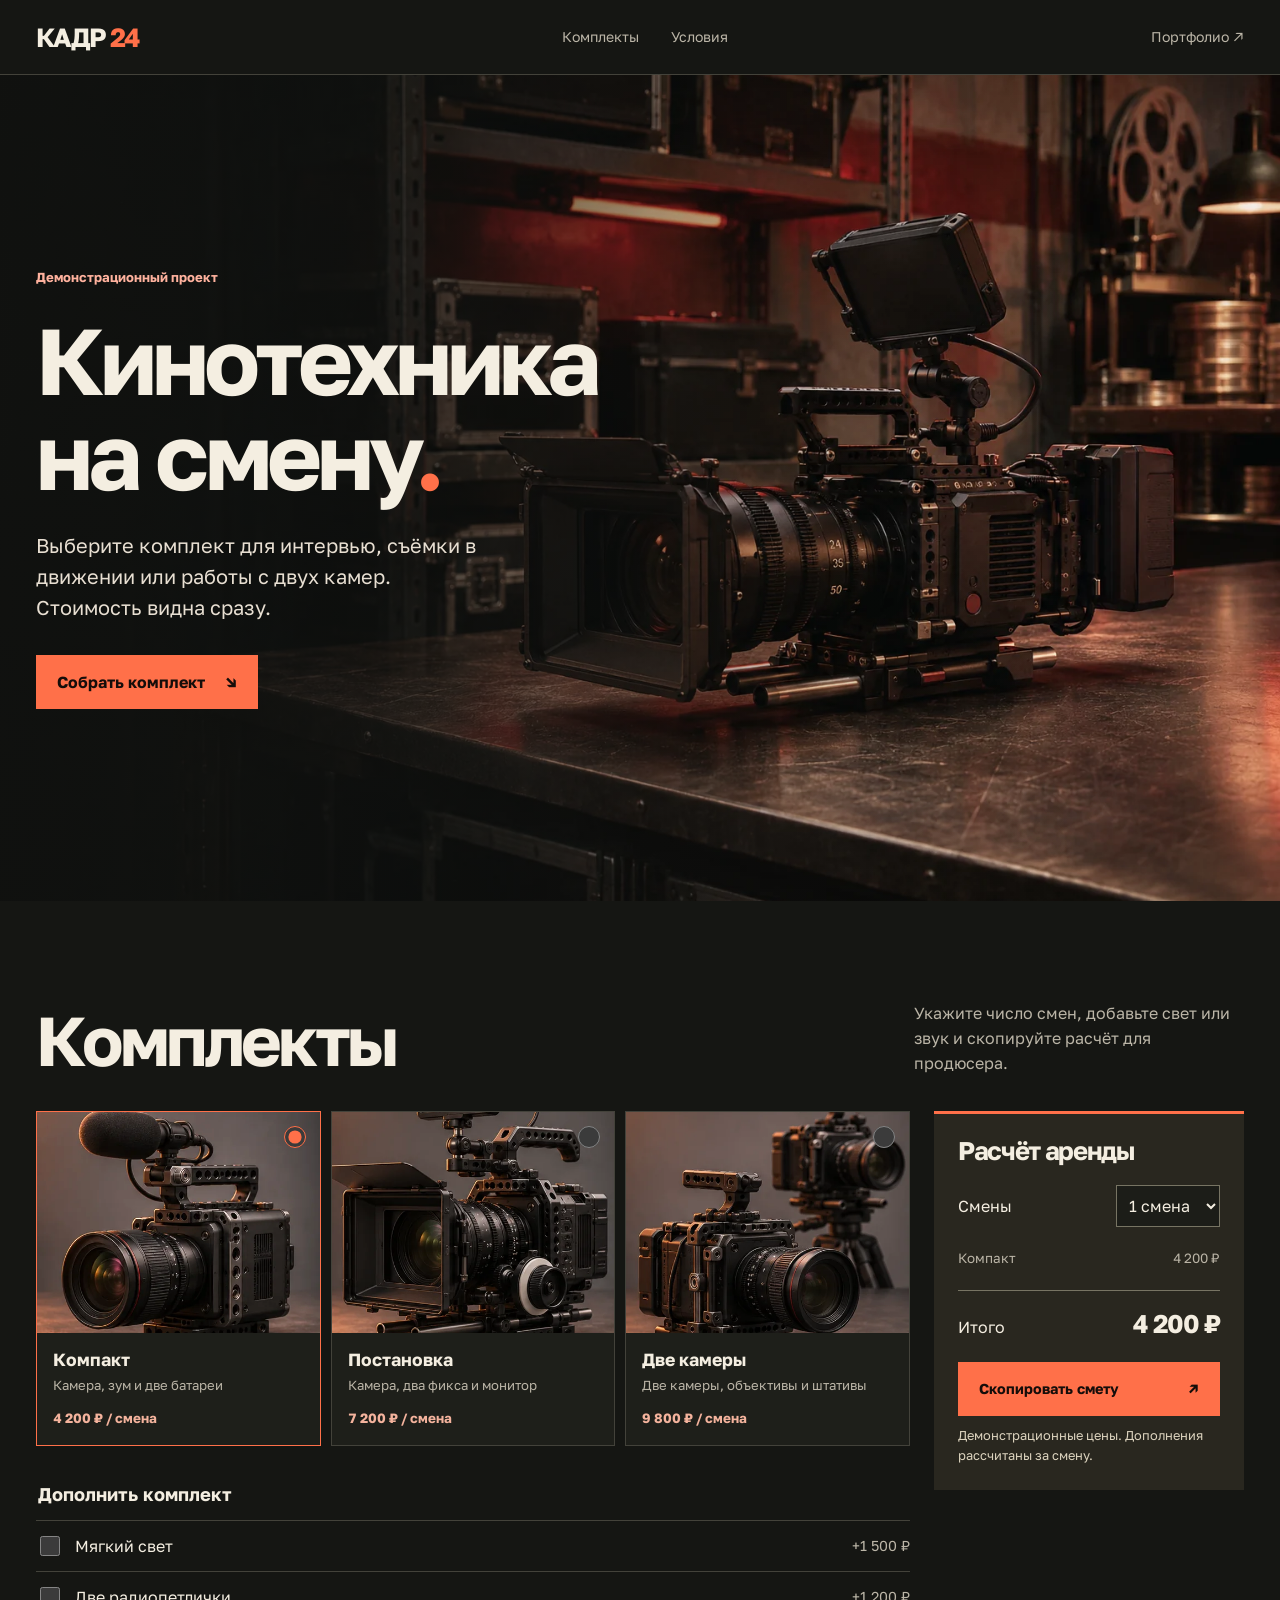
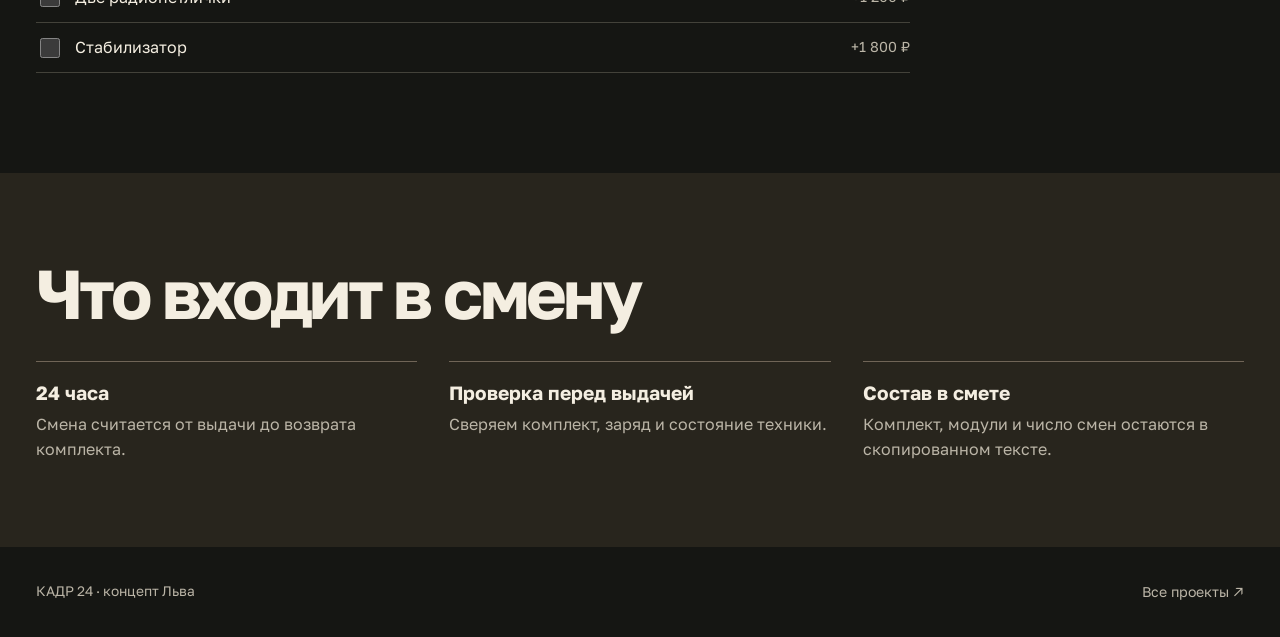
<file: projects/kadr24/index.html>
<!doctype html>
<html lang="ru" data-type="product">
<head>
  <meta charset="utf-8">
  <meta name="viewport" content="width=device-width, initial-scale=1">
  <meta name="theme-color" content="#151613">
  <meta name="description" content="Демонстрационный сайт проката кинотехники с подбором комплекта и расчётом аренды.">
  <meta name="page-type" content="product">
  <meta name="site-kind" content="tech">
  <meta name="robots" content="noindex">
  <meta http-equiv="Content-Security-Policy" content="form-action 'none'">
  <link rel="stylesheet" href="styles.css">
  <script src="kit.js" defer></script>
  <title>КАДР 24 — прокат кинотехники</title>
</head>
<body>
  <a class="skip" href="#main">К содержимому</a>
  <header class="top">
    <div class="wrap nav">
      <a class="mark" href="#main">КАДР<span>24</span></a>
      <nav aria-label="Навигация">
        <a href="#kits">Комплекты</a>
        <a href="#rental">Условия</a>
      </nav>
      <a class="back" href="../../">Портфолио <span aria-hidden="true">↗</span></a>
    </div>
  </header>

  <main id="main">
    <section class="hero" aria-labelledby="hero-title">
      <picture class="hero-picture">
        <source media="(max-width: 680px)" srcset="hero-mobile.webp">
        <img src="hero.webp" alt="Киносъёмочная камера с компендиумом и монитором на столе подготовки" width="1536" height="1024" fetchpriority="high">
      </picture>
      <div class="wrap hero-inner">
        <div class="hero-copy">
          <p class="label">Демонстрационный проект</p>
          <h1 id="hero-title">Кинотехника<br>на смену<span>.</span></h1>
          <p class="intro">Выберите комплект для интервью, съёмки в движении или работы с двух камер. Стоимость видна сразу.</p>
          <a class="button primary" href="#kits">Собрать комплект <span aria-hidden="true">↘</span></a>
        </div>
      </div>
    </section>

    <section class="builder wrap" id="kits" aria-labelledby="kit-title">
      <header class="section-head">
        <h2 id="kit-title">Комплекты</h2>
        <p>Укажите число смен, добавьте свет или звук и скопируйте расчёт для продюсера.</p>
      </header>
      <a class="quote-jump" href="#quote">К расчёту <strong id="jump-total">4 200 ₽</strong><span aria-hidden="true">↓</span></a>
      <noscript><p class="noscript-note">Для расчёта стоимости включите JavaScript.</p></noscript>
      <form id="kit-form">
        <div class="builder-layout">
          <div class="kit-inputs">
            <fieldset class="kits">
              <legend class="visually-hidden">Комплект камеры</legend>
              <label class="kit-card">
                <img src="kit-compact.webp" alt="" width="512" height="640" loading="lazy" decoding="async">
                <input type="radio" name="kit" value="4200" data-title="Компакт" checked>
                <span class="kit-copy"><strong>Компакт</strong><small>Камера, зум и две батареи</small><span class="daily">4 200 ₽ / смена</span></span>
              </label>
              <label class="kit-card">
                <img src="kit-studio.webp" alt="" width="512" height="640" loading="lazy" decoding="async">
                <input type="radio" name="kit" value="7200" data-title="Постановка">
                <span class="kit-copy"><strong>Постановка</strong><small>Камера, два фикса и монитор</small><span class="daily">7 200 ₽ / смена</span></span>
              </label>
              <label class="kit-card">
                <img src="kit-interview.webp" alt="" width="512" height="640" loading="lazy" decoding="async">
                <input type="radio" name="kit" value="9800" data-title="Две камеры">
                <span class="kit-copy"><strong>Две камеры</strong><small>Две камеры, объективы и штативы</small><span class="daily">9 800 ₽ / смена</span></span>
              </label>
            </fieldset>
            <fieldset class="extras">
              <legend>Дополнить комплект</legend>
              <label><input type="checkbox" name="extra" value="1500" data-title="Свет"> <span>Мягкий свет</span><span>+1 500 ₽</span></label>
              <label><input type="checkbox" name="extra" value="1200" data-title="Радиопетлички"> <span>Две радиопетлички</span><span>+1 200 ₽</span></label>
              <label><input type="checkbox" name="extra" value="1800" data-title="Стабилизатор"> <span>Стабилизатор</span><span>+1 800 ₽</span></label>
            </fieldset>
          </div>
          <aside class="quote" id="quote" tabindex="-1" aria-labelledby="quote-title">
            <h3 id="quote-title">Расчёт аренды</h3>
            <label class="duration" for="shifts">Смены
              <select id="shifts" name="shifts">
                <option value="1">1 смена</option><option value="2">2 смены</option>
                <option value="3">3 смены</option><option value="4">4 смены</option>
                <option value="5">5 смен</option><option value="6">6 смен</option><option value="7">7 смен</option>
              </select>
            </label>
            <ul class="quote-lines" id="quote-lines"><li><span>Компакт</span><span>4 200 ₽</span></li></ul>
            <div class="total"><span>Итого</span><output id="total" for="shifts" aria-live="polite">4 200 ₽</output></div>
            <button class="button primary" type="button" id="copy-kit">Скопировать смету <span aria-hidden="true">↗</span></button>
            <p class="feedback" id="copy-status" role="status"></p>
            <p class="note">Демонстрационные цены. Дополнения рассчитаны за смену.</p>
          </aside>
        </div>
      </form>
    </section>

    <section class="rental" id="rental" aria-labelledby="rental-title">
      <div class="wrap rental-inner">
        <h2 id="rental-title">Что входит в смену</h2>
        <dl>
          <div><dt>24 часа</dt><dd>Смена считается от выдачи до возврата комплекта.</dd></div>
          <div><dt>Проверка перед выдачей</dt><dd>Сверяем комплект, заряд и состояние техники.</dd></div>
          <div><dt>Состав в смете</dt><dd>Комплект, модули и число смен остаются в скопированном тексте.</dd></div>
        </dl>
      </div>
    </section>
  </main>
  <footer class="wrap footer"><span>КАДР 24 · концепт Льва</span><a href="../../">Все проекты <span aria-hidden="true">↗</span></a></footer>
</body>
</html>
</file>
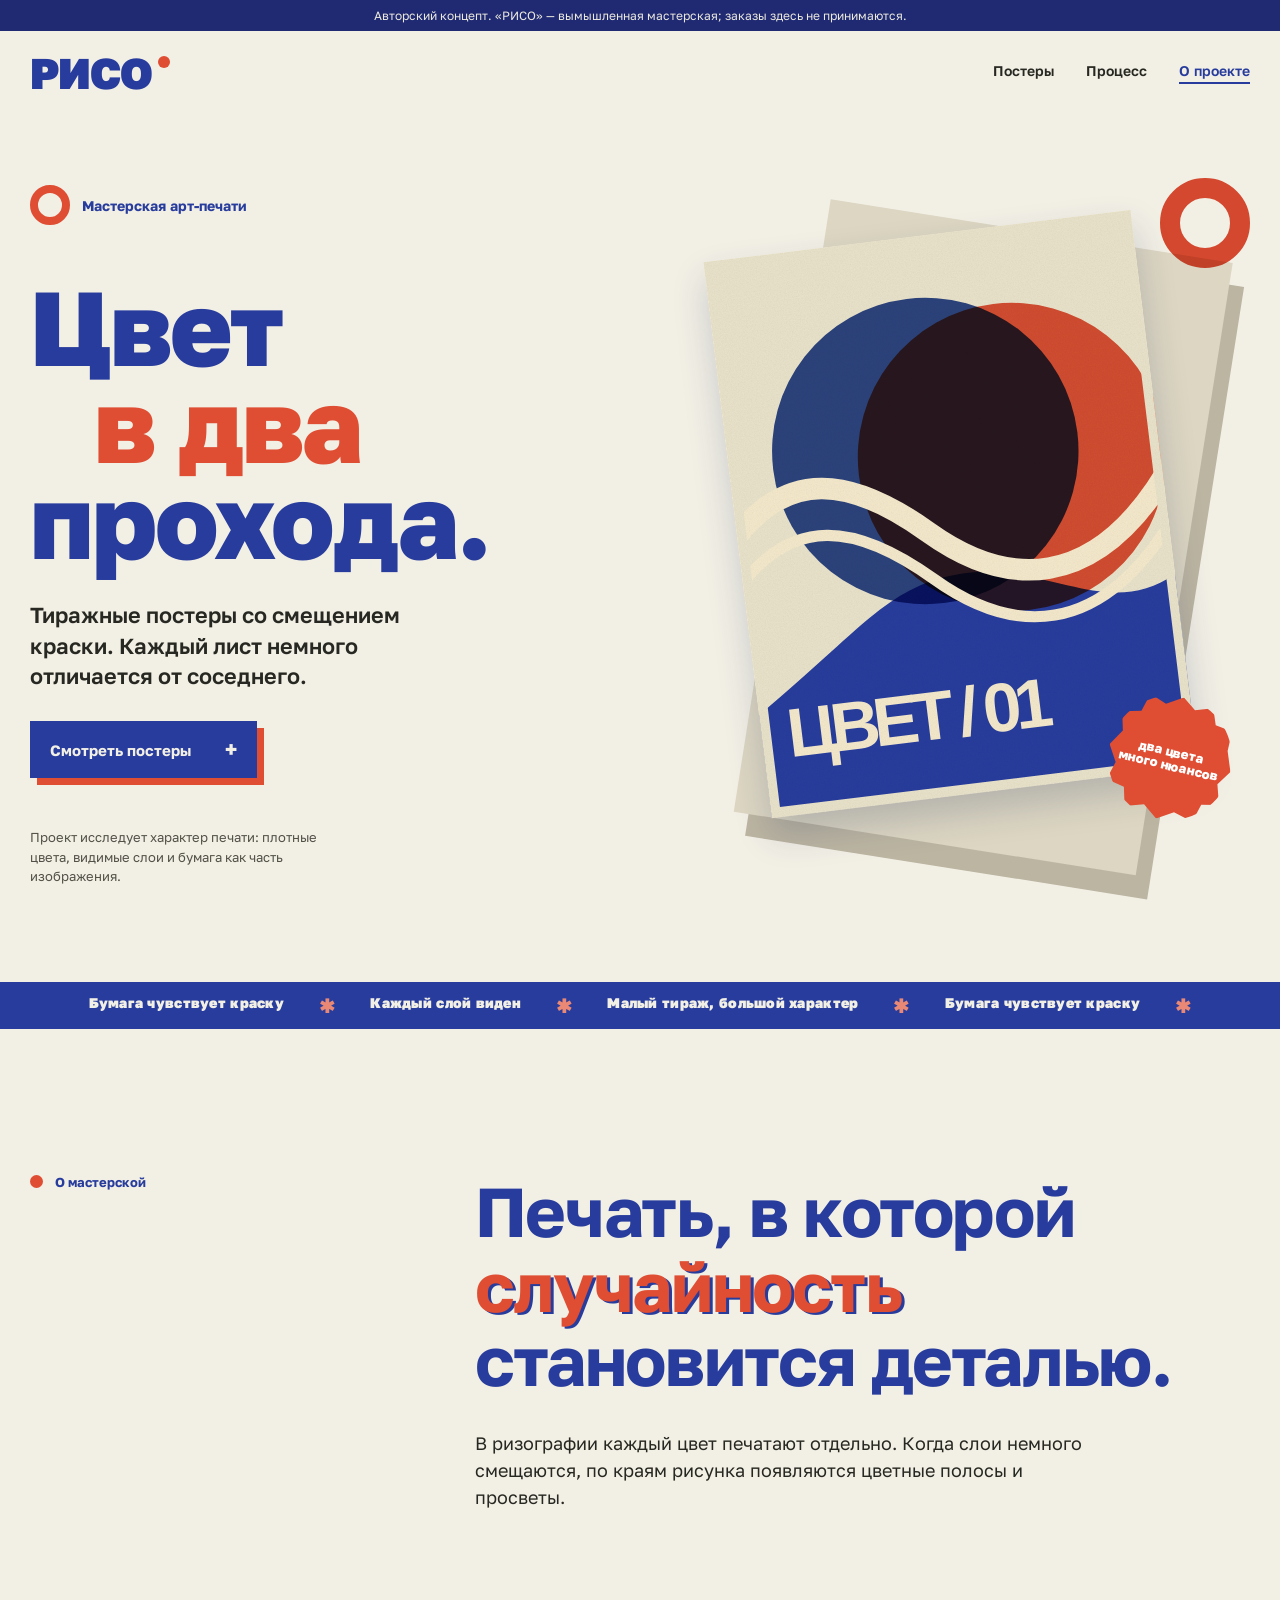
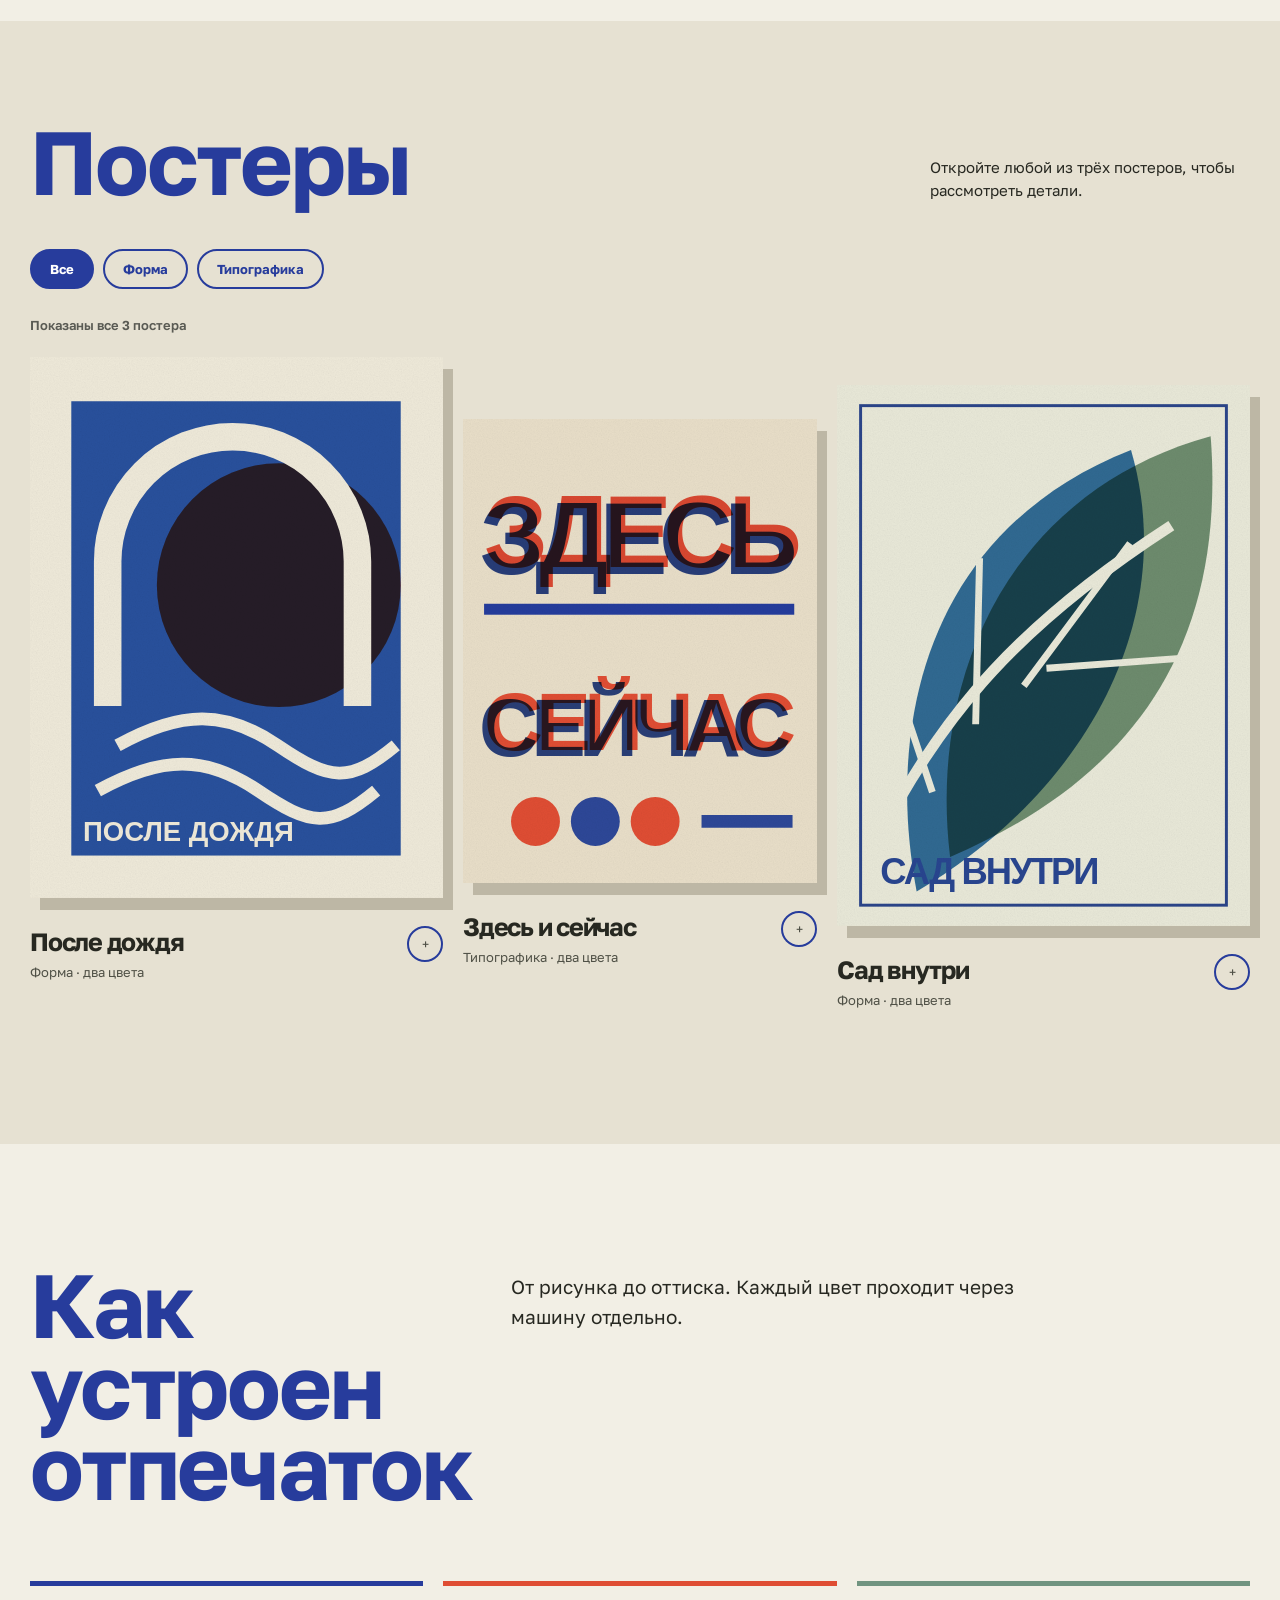
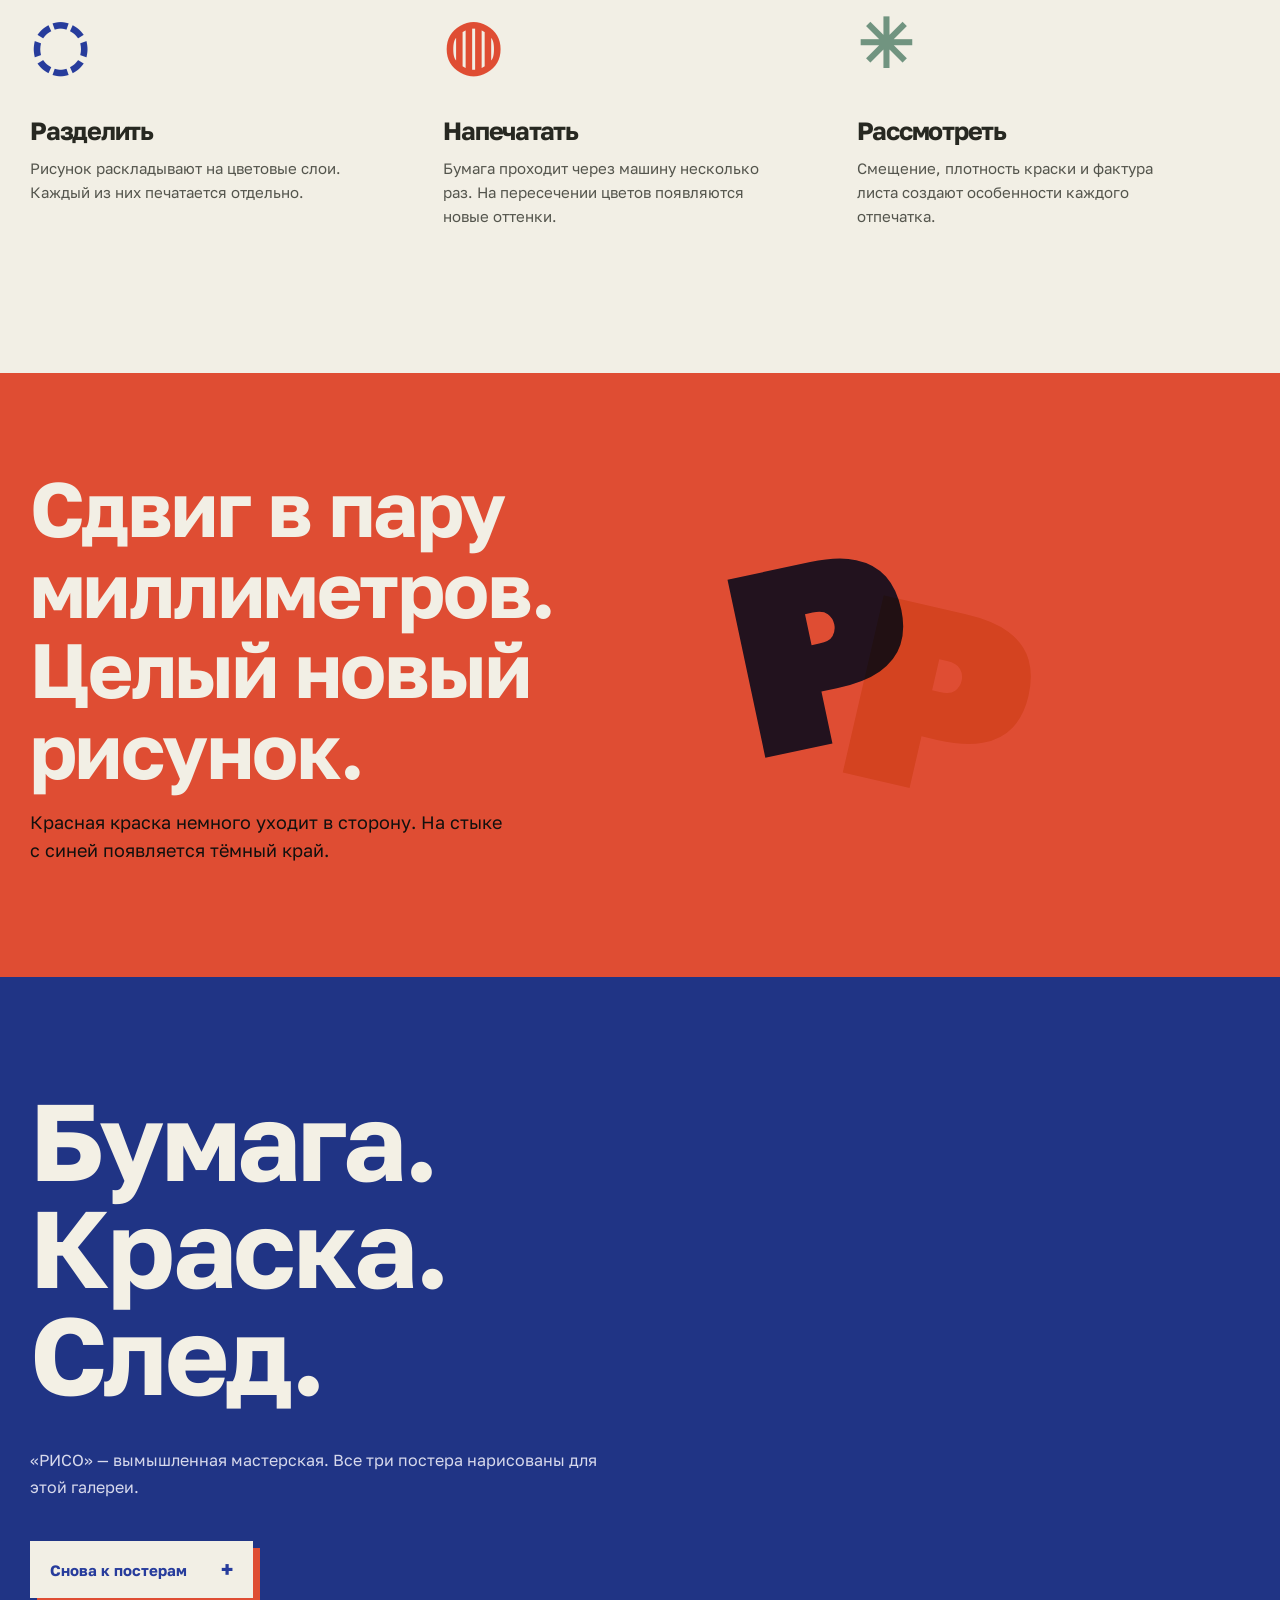
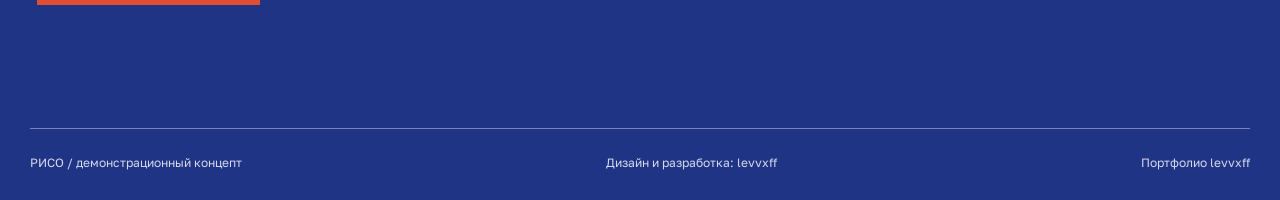
<file: projects/poster-studio/index.html>
<!doctype html>
<html lang="ru">
<head>
  <meta charset="utf-8">
  <meta name="viewport" content="width=device-width, initial-scale=1">
  <meta name="theme-color" content="#273c9c">
  <link rel="icon" href="favicon.svg" type="image/svg+xml">
  <meta name="description" content="Авторский демонстрационный концепт сайта мастерской арт-печати с интерактивной галереей постеров.">
  <title>РИСО — цвет в два прохода · концепт</title>
  <style>
    @font-face{font-family:'Golos Text';src:url('fonts/GolosText-cyrillic.woff2') format('woff2');font-style:normal;font-weight:400 900;font-display:swap;unicode-range:U+0400-052F,U+2116}
    @font-face{font-family:'Golos Text';src:url('fonts/GolosText-latin.woff2') format('woff2');font-style:normal;font-weight:400 900;font-display:swap;unicode-range:U+0000-03FF,U+2000-206F,U+20AC}
    :root{--paper:#f2efe5;--blue:#273c9c;--red:#df4d33;--ink:#272821;--sand:#d9d3bf;--mint:#719480;scroll-behavior:smooth}
    *,*::before,*::after{box-sizing:border-box}body{margin:0;background:var(--paper);color:var(--ink);font-family:'Golos Text',Arial,Helvetica,sans-serif}button,a{font:inherit}button{cursor:pointer}a{color:inherit}:focus-visible{outline:3px solid var(--red);outline-offset:4px}::selection{background:#e98964;color:#1d2384}
    .skip{position:absolute;top:-100px;left:10px;background:white;padding:12px;z-index:100}.skip:focus{top:10px}
    .concept{background:#202a73;color:#eceade;padding:8px 20px;text-align:center;font-size:12px}
    .head{max-width:1560px;margin:auto;display:flex;align-items:center;justify-content:space-between;padding:25px 30px;gap:25px}.logo{font-size:43px;font-weight:850;letter-spacing:-.025em;line-height:.8;color:var(--blue);text-decoration:none}.logo::after{content:"";display:inline-block;width:12px;height:12px;border-radius:50%;background:var(--red);margin-left:6px;vertical-align:top}.head nav{display:flex;align-items:center;gap:32px;font-size:14px;font-weight:600}.head nav a{text-decoration:none;border-bottom:2px solid transparent;padding-bottom:3px}.head nav a:hover{border-color:currentColor}.head .head-cta{color:var(--blue);border-color:var(--blue)}
    .hero{max-width:1560px;margin:auto;min-height:730px;display:grid;grid-template-columns:51% 49%;position:relative;padding:25px 30px 95px;overflow:hidden}.hero-copy{position:relative;z-index:2;display:flex;flex-direction:column;align-items:flex-start;padding-top:45px}.hero-kicker{font-size:14px;font-weight:700;color:var(--blue);display:flex;align-items:center;gap:12px}.hero-kicker::before{content:"";width:40px;height:40px;border:8px solid var(--red);border-radius:50%}.hero h1{font-size:clamp(76px,8.2vw,147px);line-height:.92;letter-spacing:-.018em;margin:53px 0 32px;max-width:900px;font-weight:800;color:var(--blue)}.hero h1 span{display:block;margin-left:clamp(35px,5vw,85px);color:var(--red)}.hero p{font-size:clamp(18px,1.7vw,24px);line-height:1.4;max-width:425px;margin:0 0 30px;font-weight:600}.hero-link{display:inline-flex;align-items:center;gap:34px;color:var(--paper);background:var(--blue);padding:18px 20px;text-decoration:none;font-weight:700;font-size:15px;box-shadow:7px 7px 0 var(--red);transition:transform .16s,box-shadow .16s}.hero-link:hover{transform:translate(4px,4px);box-shadow:3px 3px 0 var(--red)}.hero-link span{font-size:21px;line-height:1}.hero-aside{margin-top:auto;padding-top:50px;color:#515147;font-size:13px;max-width:310px;line-height:1.5}.hero-art{position:relative;display:grid;place-items:center}.hero-art::before{content:"";position:absolute;width:68%;height:83%;background:#dcd6c2;transform:rotate(9deg) translate(35px,18px);box-shadow:15px 22px 0 #bcb5a2}.hero-art::after{content:"";position:absolute;top:5%;right:0;width:90px;height:90px;border:20px solid var(--red);border-radius:50%;mix-blend-mode:multiply}.hero-poster{position:relative;width:72%;max-width:470px;aspect-ratio:4/5.2;transform:rotate(-7deg);box-shadow:0 18px 35px #27345e36;z-index:1;overflow:hidden}.hero-poster svg{width:100%;height:100%;display:block}.hero-poster::after,.poster-preview::after,.dialog-art::after{content:"";position:absolute;inset:0;background:url("grain.svg") repeat;mix-blend-mode:multiply;pointer-events:none;opacity:.36}.hero-sticker{position:absolute;z-index:3;right:3%;bottom:9%;width:124px;height:124px;background:var(--red);color:#fff;display:grid;place-items:center;text-align:center;font-size:13px;line-height:1.1;font-weight:800;transform:rotate(13deg);border-radius:50%;clip-path:polygon(50% 0,61% 8%,75% 3%,80% 16%,94% 18%,94% 34%,100% 50%,92% 62%,97% 78%,83% 81%,79% 96%,63% 92%,50% 100%,38% 91%,23% 96%,19% 81%,4% 78%,8% 63%,0 50%,8% 37%,4% 22%,19% 18%,23% 3%,37% 8%)}
    .ticker{background:var(--blue);color:var(--paper);overflow:hidden;padding:12px 0;font-weight:900;font-size:14px;letter-spacing:.02em}.ticker-track{display:flex;gap:35px;white-space:nowrap;justify-content:center}.ticker b{color:#e98975;font-size:19px}
    .intro{max-width:1560px;margin:auto;padding:145px 30px 110px;display:grid;grid-template-columns:34% 66%;gap:30px}.section-note{color:var(--blue);font-size:13px;font-weight:700;display:flex;gap:12px;align-items:center;align-self:start}.section-note::before{content:"";width:13px;height:13px;background:var(--red);border-radius:50%}.intro h2{font-size:clamp(44px,5.4vw,82px);letter-spacing:-.02em;line-height:1.08;color:var(--blue);margin:0;max-width:920px}.intro h2 .offset{color:var(--red);text-shadow:3px 2px 0 var(--blue)}.intro p{font-size:18px;line-height:1.5;max-width:630px;margin:32px 0 0}
    .gallery{background:#e6e1d2;padding:100px max(30px,calc((100vw - 1500px)/2)) 135px}.gallery-head{display:flex;align-items:end;justify-content:space-between;gap:35px;margin-bottom:48px}.gallery h2,.method h2{font-size:clamp(55px,7vw,105px);line-height:.9;letter-spacing:-.025em;color:var(--blue);margin:0}.gallery-head p{max-width:320px;line-height:1.5;font-size:15px;margin:0}.filters{display:flex;gap:9px;flex-wrap:wrap;margin-bottom:28px}.filters button{background:transparent;border:2px solid var(--blue);border-radius:100px;color:var(--blue);padding:10px 18px;font-size:13px;font-weight:700}.filters button:hover,.filters button[aria-pressed="true"]{background:var(--blue);color:#fff}.poster-grid{display:grid;grid-template-columns:1.05fr .9fr 1.05fr;gap:20px}.poster-card{margin:0;min-width:0}.poster-card[hidden]{display:none}.poster-preview{display:block;position:relative;width:100%;padding:0;border:0;background:transparent;text-align:left}.poster-preview :is(svg,img){width:100%;height:auto;display:block;box-shadow:10px 12px 0 #bdb7a5;transition:transform .18s,box-shadow .18s}.poster-preview:hover svg{transform:translate(-3px,-4px);box-shadow:13px 16px 0 #bdb7a5}.poster-card:nth-child(2){padding-top:62px}.poster-card:nth-child(3){padding-top:28px}.poster-info{display:flex;justify-content:space-between;align-items:start;gap:10px;margin-top:28px}.poster-info h3{font-size:25px;letter-spacing:-.05em;margin:0 0 4px}.poster-info span{font-size:13px;color:#4f5046}.poster-open{border:2px solid var(--blue);border-radius:50%;width:36px;height:36px;display:grid;place-items:center;color:var(--blue);font-size:22px;line-height:1}
    .method{max-width:1560px;margin:auto;padding:120px 30px 145px}.method-heading{display:grid;grid-template-columns:37% 63%;gap:30px}.method-heading>p{font-size:19px;max-width:540px;line-height:1.55;margin:8px 0 0}.method-grid{display:grid;grid-template-columns:repeat(3,1fr);gap:20px;margin-top:75px}.method-card{border-top:5px solid var(--blue);padding-top:23px}.method-card:nth-child(2){border-color:var(--red)}.method-card:nth-child(3){border-color:var(--mint)}.method-card .symbol{font-size:67px;line-height:1;color:var(--blue);font-weight:900;letter-spacing:-.12em;height:94px}.method-card:nth-child(2) .symbol{color:var(--red)}.method-card:nth-child(3) .symbol{color:var(--mint)}.method-card h3{font-size:25px;letter-spacing:-.05em;margin:12px 0 10px}.method-card p{font-size:15px;line-height:1.6;max-width:320px;margin:0;color:#54554d}
    .break{background:var(--red);color:var(--paper);padding:95px max(30px,calc((100vw - 1500px)/2));display:grid;grid-template-columns:1fr 1fr;gap:70px;align-items:center;overflow:hidden}.break h2{font-size:clamp(52px,6vw,90px);letter-spacing:-.02em;line-height:1.05;margin:0}.break p{color:#12100e;font-size:18px;line-height:1.55;max-width:480px}.ink-stack{height:350px;position:relative}.ink-stack span{position:absolute;display:block;font-size:260px;font-weight:900;line-height:1;letter-spacing:-.13em;color:#263995;mix-blend-mode:multiply}.ink-stack span:first-child{left:10%;top:5%;transform:rotate(-12deg)}.ink-stack span:last-child{left:31%;top:17%;color:#f3dc9e;transform:rotate(13deg)}
    footer{background:#203485;color:#f3f0e5;padding:110px max(30px,calc((100vw - 1500px)/2)) 30px}footer h2{font-size:clamp(57px,8.5vw,130px);line-height:.98;letter-spacing:-.02em;margin:0 0 40px}footer p{max-width:600px;line-height:1.65;color:#d7d9ec}footer .hero-link{background:var(--paper);color:var(--blue);margin:25px 0 130px}.footer-line{display:flex;justify-content:space-between;gap:25px;border-top:1px solid #7783bb;padding-top:26px;font-size:12px;color:#d6daed}.footer-line a{text-decoration:none}
    dialog{border:0;padding:0;max-width:min(760px,90vw);max-height:90vh;background:var(--paper);box-shadow:0 20px 80px #12183688;color:var(--ink)}dialog::backdrop{background:#141b3ac9}.dialog-body{display:grid;grid-template-columns:1fr 1fr;min-height:450px}.dialog-art{position:relative;background:#e0dccb;display:grid;place-items:center;padding:35px}.dialog-art :is(svg,img){display:block;width:100%;max-height:64vh;box-shadow:8px 9px 0 #aaa697}.dialog-copy{padding:45px 35px;display:flex;flex-direction:column}.dialog-copy h2{font-size:39px;line-height:1;letter-spacing:-.06em;color:var(--blue);margin:50px 0 15px}.dialog-copy p{line-height:1.5}.dialog-copy small{margin-top:auto;color:#6d6e65}.dialog-close{align-self:flex-end;border:2px solid var(--blue);width:40px;height:40px;background:transparent;color:var(--blue);font-size:24px;line-height:1}
    .gallery-count{margin:0 0 24px;color:#5a5b54;font-size:13px;font-weight:600}
    .poster-grid:has(.poster-card[hidden]){grid-template-columns:repeat(auto-fit,minmax(min(100%,270px),400px))}
    .poster-card:not([hidden]):first-of-type{padding-top:0}
    .dialog-art{min-width:0;align-self:stretch}.dialog-copy{min-width:0}.dialog-copy h2{text-wrap:balance}.dialog-copy small{display:block;margin-top:24px}
    .dialog-pagination{display:flex;align-items:center;gap:12px;margin-top:auto;padding-top:30px;border-top:1px solid #c6c2b5}.dialog-pagination button{border:1.5px solid var(--blue);background:transparent;color:var(--blue);width:43px;height:43px;font-size:21px}.dialog-pagination button:hover:not(:disabled){background:var(--blue);color:white}.dialog-pagination button:disabled{opacity:.3;cursor:not-allowed}.dialog-pagination span{margin-right:auto;color:#595a51;font-size:13px;font-weight:700}
    @media(max-width:650px){.poster-grid:has(.poster-card[hidden]){grid-template-columns:1fr}.dialog-pagination{margin-top:24px}.dialog-copy small{margin-top:18px}.dialog-art{padding:20px}.dialog-art :is(svg,img){max-height:34vh}}
    @media(max-width:950px){.hero{min-height:650px}.hero h1{font-size:clamp(72px,10vw,110px)}.hero-art::after{display:none}.intro{grid-template-columns:1fr;gap:25px}.method-heading{grid-template-columns:1fr;gap:30px}.break{gap:20px}.poster-info h3{font-size:21px}}
    @media(max-width:650px){.head{padding:20px}.logo{font-size:36px}.head nav{gap:14px;font-size:12px}.head nav a:nth-child(2){display:none}.hero{display:flex;flex-direction:column;min-height:0;padding:30px 22px 55px}.hero-copy{padding-top:5px}.hero-kicker{font-size:12px}.hero h1{font-size:clamp(64px,17.2vw,102px);margin:33px 0 20px}.hero h1 span{margin-left:30px}.hero p{font-size:17px}.hero-aside{display:none}.hero-art{margin-top:45px;min-height:475px}.hero-poster{width:75%;max-width:330px}.hero-art::before{width:65%;height:83%}.hero-sticker{width:85px;height:85px;font-size:10px;right:0}.ticker-track{justify-content:flex-start;padding-left:15px}.intro{padding:85px 22px 75px}.intro h2{font-size:clamp(40px,12vw,49px)}.intro p{font-size:16px}.gallery{padding:75px 22px 95px}.gallery-head{align-items:start;flex-direction:column;gap:18px}.gallery h2,.method h2{font-size:58px}.poster-grid{grid-template-columns:1fr;gap:48px}.poster-card:nth-child(2),.poster-card:nth-child(3){padding-top:0}.poster-preview :is(svg,img){max-width:480px;margin:auto}.poster-info{max-width:480px;margin:23px auto 0}.method{padding:90px 22px 100px}.method-grid{grid-template-columns:1fr;gap:42px;margin-top:50px}.method-card .symbol{height:70px;font-size:56px}.break{padding:75px 22px;display:block}.break h2{font-size:58px}.ink-stack{height:210px}.ink-stack span{font-size:155px}footer{padding:90px 22px 30px}footer h2{font-size:69px}footer .hero-link{margin-bottom:90px}.footer-line{flex-direction:column;gap:10px}.dialog-body{grid-template-columns:1fr}.dialog-art{padding:25px}.dialog-art :is(svg,img){max-height:40vh;width:auto}.dialog-copy{padding:20px 28px 32px}.dialog-copy h2{margin:10px 0;font-size:34px}.dialog-copy small{margin-top:20px}}
    @media(max-width:330px){.head{gap:12px;padding-inline:16px}.hero h1{font-size:clamp(44px,17.5vw,58px)}.hero h1 span{margin-left:20px}.intro,.method-heading{grid-template-columns:minmax(0,1fr)}.intro h2{font-size:clamp(30px,10.8vw,39px);overflow-wrap:anywhere}.gallery h2,.method h2,.break h2{font-size:clamp(32px,12vw,43px);overflow-wrap:anywhere}footer h2{font-size:clamp(40px,16vw,55px)}}
    @media(prefers-reduced-motion:reduce){:root{scroll-behavior:auto}*,*::before,*::after{transition-duration:.01ms!important;animation-duration:.01ms!important}}
      @media(max-width:650px) {
      .head nav a,.head nav a:nth-child(2){display:inline-flex;align-items:center;min-height:44px}
      .head{flex-wrap:wrap;gap:4px 12px}
      .head nav{flex-wrap:wrap;gap:7px 13px}
      .hero h1{font-size:clamp(54px,16.6vw,102px)}
      .hero-art{min-height:clamp(320px,105vw,460px);margin-top:32px}
    }
  </style>
</head>
<body>
  <a class="skip" href="#main">К содержимому</a>
  <aside class="concept" aria-label="О демонстрации">Авторский концепт. «РИСО» — вымышленная мастерская; заказы здесь не принимаются.</aside>
  <header class="head"><a href="#top" class="logo" aria-label="РИСО, наверх">РИСО</a><nav aria-label="Основная навигация"><a href="#works">Постеры</a><a href="#method">Процесс</a><a href="#about" class="head-cta">О проекте</a></nav></header>
  <main id="main">
    <section class="hero" id="top" aria-labelledby="hero-title">
      <div class="hero-copy"><div class="hero-kicker">Мастерская арт-печати</div><h1 id="hero-title">Цвет<br><span>в два</span>прохода.</h1><p>Тиражные постеры со смещением краски. Каждый лист немного отличается от соседнего.</p><a class="hero-link" href="#works">Смотреть постеры <span aria-hidden="true">+</span></a><span class="hero-aside">Проект исследует характер печати: плотные цвета, видимые слои и бумага как часть изображения.</span></div>
      <div class="hero-art" aria-hidden="true"><div class="hero-poster"><svg viewBox="0 0 500 650" role="presentation" preserveAspectRatio="xMidYMid slice"><rect width="500" height="650" fill="#e9e2ca"/><path d="M0 530C130 446 164 402 245 396c104-8 168 77 255 30V650H0Z" fill="#273c9c"/><circle cx="328" cy="268" r="179" fill="#e4563c" style="mix-blend-mode:multiply"/><circle cx="229" cy="249" r="178" fill="#2f4a9a" style="mix-blend-mode:multiply"/><path d="M-20 343c84-106 166-69 241 0s184 105 297-54" fill="none" stroke="#f3e8ca" stroke-width="25"/><path d="M-20 398c84-106 166-69 241 0s184 105 297-54" fill="none" stroke="#f3e8ca" stroke-width="13"/><text x="30" y="583" fill="#f3e8ca" font-family="Arial" font-size="80" font-weight="900" letter-spacing="-8">ЦВЕТ / 01</text><path d="M0 0h500v650H0z" fill="none" stroke="#e9e2ca" stroke-width="22"/></svg></div><div class="hero-sticker">два цвета<br>много нюансов</div></div>
    </section>
    <div class="ticker" aria-hidden="true"><div class="ticker-track"><span>Бумага чувствует краску</span><b>✱</b><span>Каждый слой виден</span><b>✱</b><span>Малый тираж, большой характер</span><b>✱</b><span>Бумага чувствует краску</span><b>✱</b></div></div>
    <section class="intro" aria-labelledby="intro-title"><div class="section-note">О мастерской</div><div><h2 id="intro-title">Печать, в которой <span class="offset">случайность</span> становится деталью.</h2><p>В ризографии каждый цвет печатают отдельно. Когда слои немного смещаются, по краям рисунка появляются цветные полосы и просветы.</p></div></section>
    <section class="gallery" id="works" aria-labelledby="works-title"><div class="gallery-head"><h2 id="works-title">Постеры</h2><p>Откройте любой из трёх постеров, чтобы рассмотреть детали.</p></div>
      <div class="filters" role="group" aria-label="Фильтр постеров"><button type="button" data-filter="all" aria-pressed="true">Все</button><button type="button" data-filter="shape" aria-pressed="false">Форма</button><button type="button" data-filter="type" aria-pressed="false">Типографика</button></div>
      <p class="gallery-count" id="gallery-count" aria-live="polite">Показаны все 3 постера</p>
      <div class="poster-grid">
        <article class="poster-card" data-category="shape" data-title="После дождя" data-description="Два наложенных цвета и линии, похожие на отражения в мокром городе."><button class="poster-preview" type="button" aria-label="Открыть постер «После дождя»"><svg viewBox="0 0 420 550" role="img" aria-label="Абстрактный постер с синими арками и красным кругом"><rect width="420" height="550" fill="#eee9d9"/><rect x="42" y="45" width="335" height="462" fill="#28509c"/><circle cx="253" cy="232" r="124" fill="#e85840" style="mix-blend-mode:multiply"/><path d="M79 355V208a127 127 0 0 1 254 0v147" fill="none" stroke="#eee9d9" stroke-width="28"/><path d="M89 395c65-36 110-36 163 0s73 39 120 0M69 441c65-36 110-36 163 0s73 39 120 0" fill="none" stroke="#eee9d9" stroke-width="13"/><text x="54" y="492" fill="#eee9d9" font-family="Arial" font-size="28" font-weight="900">ПОСЛЕ ДОЖДЯ</text></svg></button><div class="poster-info"><div><h3>После дождя</h3><span>Форма · два цвета</span></div><span class="poster-open" aria-hidden="true">+</span></div></article>
        <article class="poster-card" data-category="type" data-title="Здесь и сейчас" data-description="Крупные буквы превращаются в ритм; смещение слоёв делает текст похожим на отпечаток в движении."><button class="poster-preview" type="button" aria-label="Открыть постер «Здесь и сейчас»"><img src="poster-type.svg" alt="" width="420" height="550" loading="lazy" decoding="async"></button><div class="poster-info"><div><h3>Здесь и сейчас</h3><span>Типографика · два цвета</span></div><span class="poster-open" aria-hidden="true">+</span></div></article>
        <article class="poster-card" data-category="shape" data-title="Сад внутри" data-description="Формы листьев и мягкие цветовые пересечения. Сад в абстрактной геометрии."><button class="poster-preview" type="button" aria-label="Открыть постер «Сад внутри»"><svg viewBox="0 0 420 550" role="img" aria-label="Абстрактный постер с зелёными и синими листьями"><rect width="420" height="550" fill="#e8e8d8"/><path d="M81 515C49 347 90 148 299 66c51 176-51 351-218 449Z" fill="#306991"/><path d="M115 480C93 299 173 109 380 52c16 212-77 347-265 428Z" fill="#789981" style="mix-blend-mode:multiply"/><path d="M38 469c69-138 152-229 302-326" stroke="#e8e8d8" stroke-width="11" fill="none"/><path d="M97 414 50 273m91 72 4-169m45 130 108-145m-85 127 136-10" stroke="#e8e8d8" stroke-width="7" fill="none"/><rect x="24" y="21" width="372" height="508" fill="none" stroke="#2a4489" stroke-width="3"/><text x="44" y="507" font-family="Arial" font-size="37" font-weight="900" letter-spacing="-2" fill="#28458f">САД ВНУТРИ</text></svg></button><div class="poster-info"><div><h3>Сад внутри</h3><span>Форма · два цвета</span></div><span class="poster-open" aria-hidden="true">+</span></div></article>
      </div>
    </section>
    <section class="method" id="method" aria-labelledby="method-title"><div class="method-heading"><h2 id="method-title">Как устроен<br>отпечаток</h2><p>От рисунка до оттиска. Каждый цвет проходит через машину отдельно.</p></div><div class="method-grid"><article class="method-card"><div class="symbol" aria-hidden="true">◌</div><h3>Разделить</h3><p>Рисунок раскладывают на цветовые слои. Каждый из них печатается отдельно.</p></article><article class="method-card"><div class="symbol" aria-hidden="true">◍</div><h3>Напечатать</h3><p>Бумага проходит через машину несколько раз. На пересечении цветов появляются новые оттенки.</p></article><article class="method-card"><div class="symbol" aria-hidden="true">✳</div><h3>Рассмотреть</h3><p>Смещение, плотность краски и фактура листа создают особенности каждого отпечатка.</p></article></div></section>
    <section class="break" aria-labelledby="break-title"><div><h2 id="break-title">Сдвиг в пару миллиметров. Целый новый рисунок.</h2><p>Красная краска немного уходит в сторону. На стыке с синей появляется тёмный край.</p></div><div class="ink-stack" aria-hidden="true"><span>Р</span><span>Р</span></div></section>
  </main>
  <footer id="about"><h2>Бумага.<br>Краска.<br>След.</h2><p>«РИСО» — вымышленная мастерская. Все три постера нарисованы для этой галереи.</p><a class="hero-link" href="#works">Снова к постерам <span aria-hidden="true">+</span></a><div class="footer-line"><span>РИСО / демонстрационный концепт</span><span>Дизайн и разработка: levvxff</span><a href="../../">Портфолио levvxff</a></div></footer>
  <dialog id="poster-dialog" aria-labelledby="dialog-title"><div class="dialog-body"><div class="dialog-art" id="dialog-art"></div><div class="dialog-copy"><button class="dialog-close" type="button" aria-label="Закрыть постер">×</button><h2 id="dialog-title"></h2><p id="dialog-description"></p><small>Авторская иллюстрация для демонстрационного проекта.</small><div class="dialog-pagination" aria-label="Навигация по постерам"><span id="dialog-position" aria-live="polite"></span><button type="button" class="dialog-prev" aria-label="Предыдущий постер">←</button><button type="button" class="dialog-next" aria-label="Следующий постер">→</button></div></div></div></dialog>
  <script>
    (() => {
      const filters = [...document.querySelectorAll('[data-filter]')];
      const cards = [...document.querySelectorAll('.poster-card')];
      const count = document.getElementById('gallery-count');
      const dialog = document.getElementById('poster-dialog');
      const art = document.getElementById('dialog-art');
      const title = document.getElementById('dialog-title');
      const description = document.getElementById('dialog-description');
      const position = document.getElementById('dialog-position');
      const close = dialog.querySelector('.dialog-close');
      let active = 0;
      let opener = null;
      const visibleCards = () => cards.filter(card => !card.hidden);
      function showPoster(index) {
        const visible = visibleCards();
        active = (index + visible.length) % visible.length;
        const card = visible[active];
        art.replaceChildren(card.querySelector('.poster-preview').firstElementChild.cloneNode(true));
        title.textContent = card.dataset.title;
        description.textContent = card.dataset.description;
        position.textContent = `${active + 1} / ${visible.length}`;
        dialog.querySelectorAll('.dialog-prev,.dialog-next').forEach(button => button.disabled = visible.length < 2);
      }
      filters.forEach(button => button.addEventListener('click', () => {
        filters.forEach(item => item.setAttribute('aria-pressed', String(item === button)));
        cards.forEach(card => card.hidden = button.dataset.filter !== 'all' && card.dataset.category !== button.dataset.filter);
        const n = visibleCards().length;
        count.textContent = n === 1 ? 'Показан 1 постер' : `Показано ${n} постера`;
      }));
      cards.forEach(card => card.querySelector('.poster-preview').addEventListener('click', event => {
        opener = event.currentTarget;
        showPoster(visibleCards().indexOf(card));
        dialog.showModal();
        close.focus();
      }));
      dialog.querySelector('.dialog-prev').addEventListener('click', () => showPoster(active - 1));
      dialog.querySelector('.dialog-next').addEventListener('click', () => showPoster(active + 1));
      close.addEventListener('click', () => dialog.close());
      dialog.addEventListener('click', event => { if (event.target === dialog) dialog.close(); });
      dialog.addEventListener('close', () => { if (opener && opener.isConnected && !opener.closest('[hidden]')) opener.focus(); });
    })();
  </script>
</body>
</html>
</file>
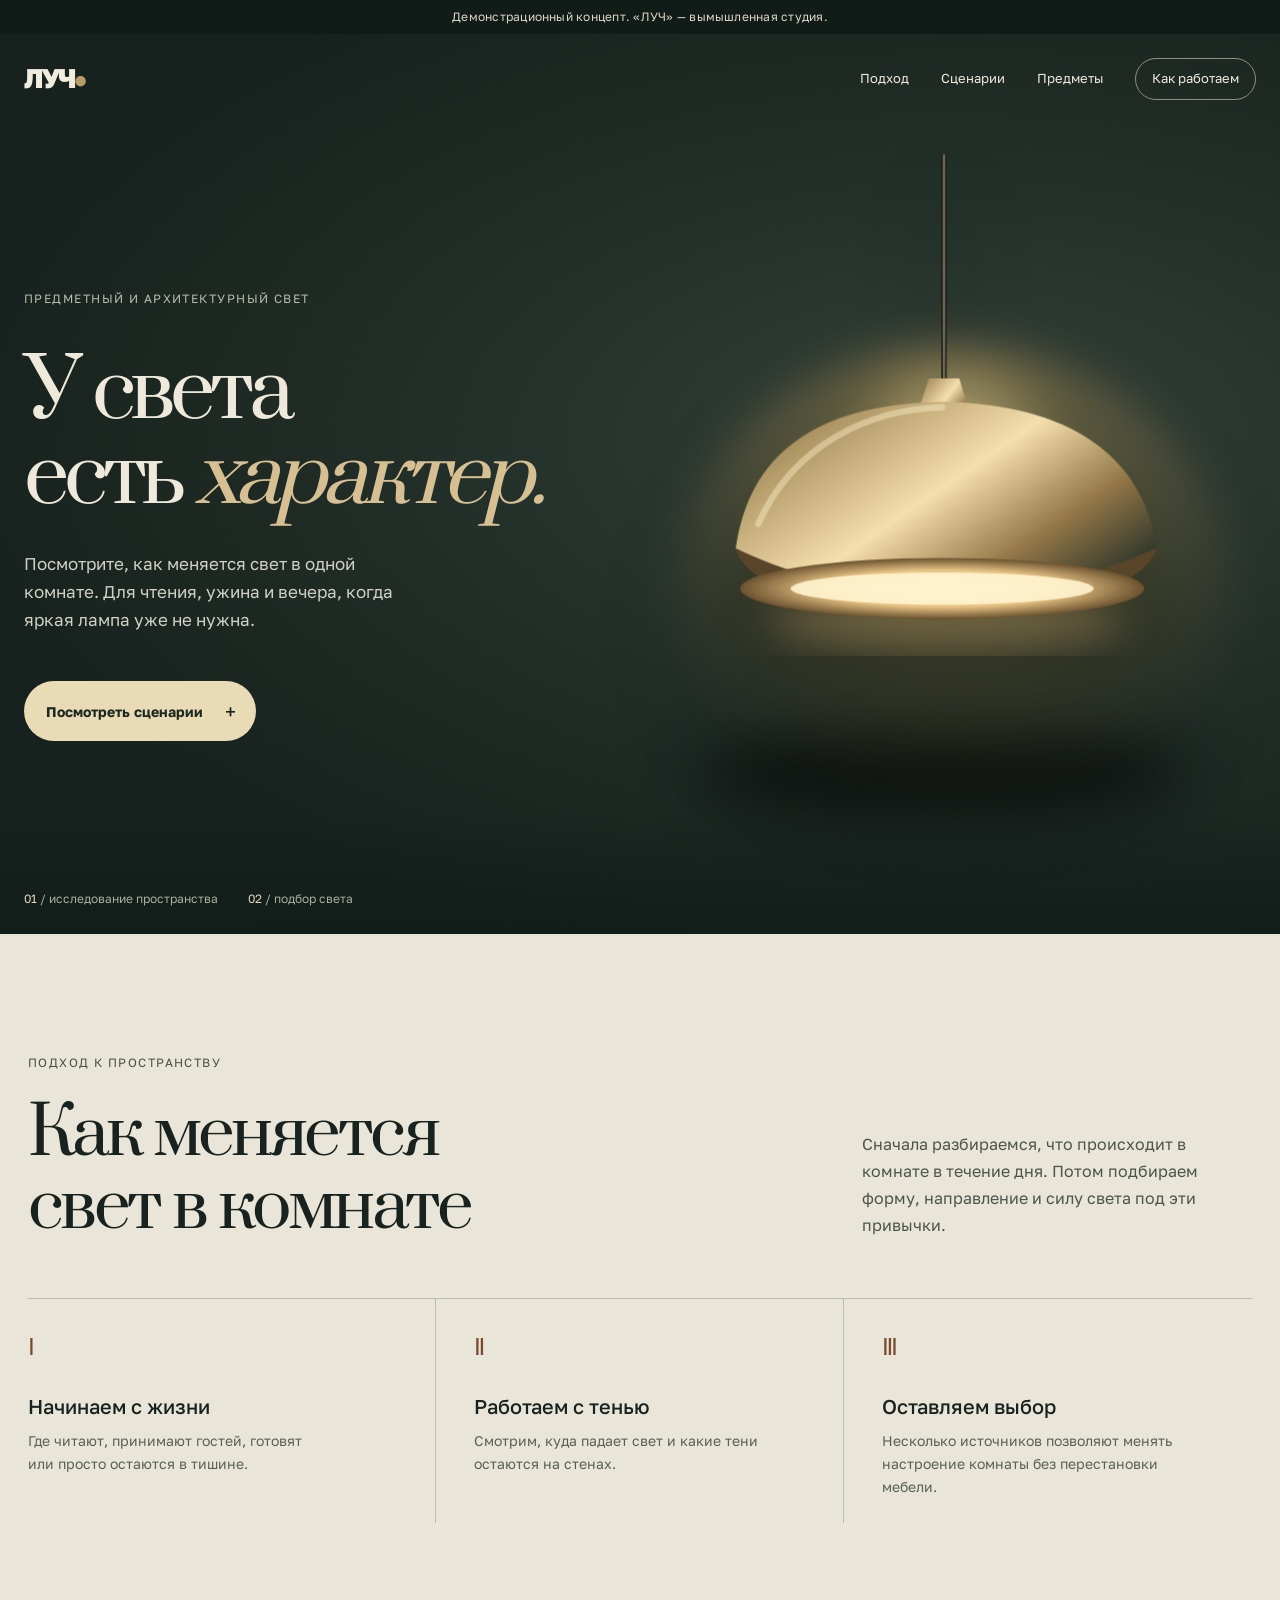
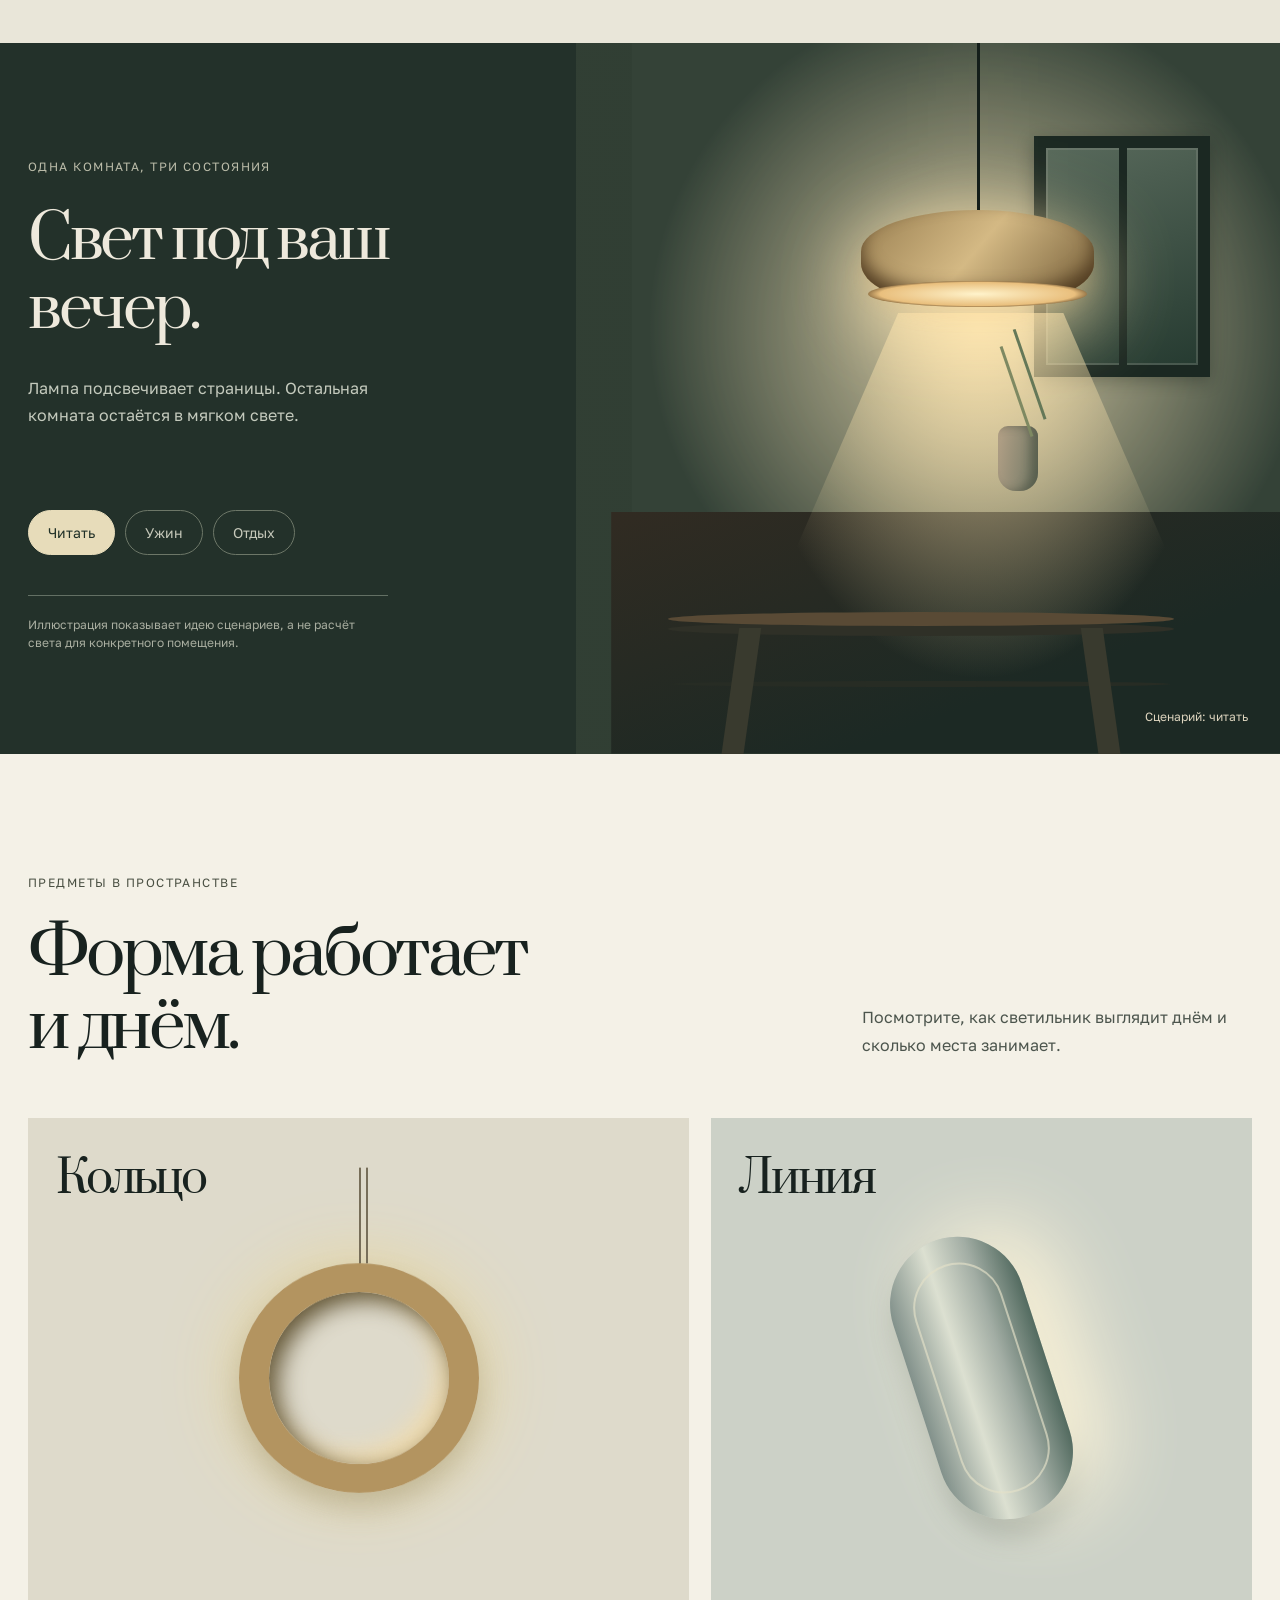
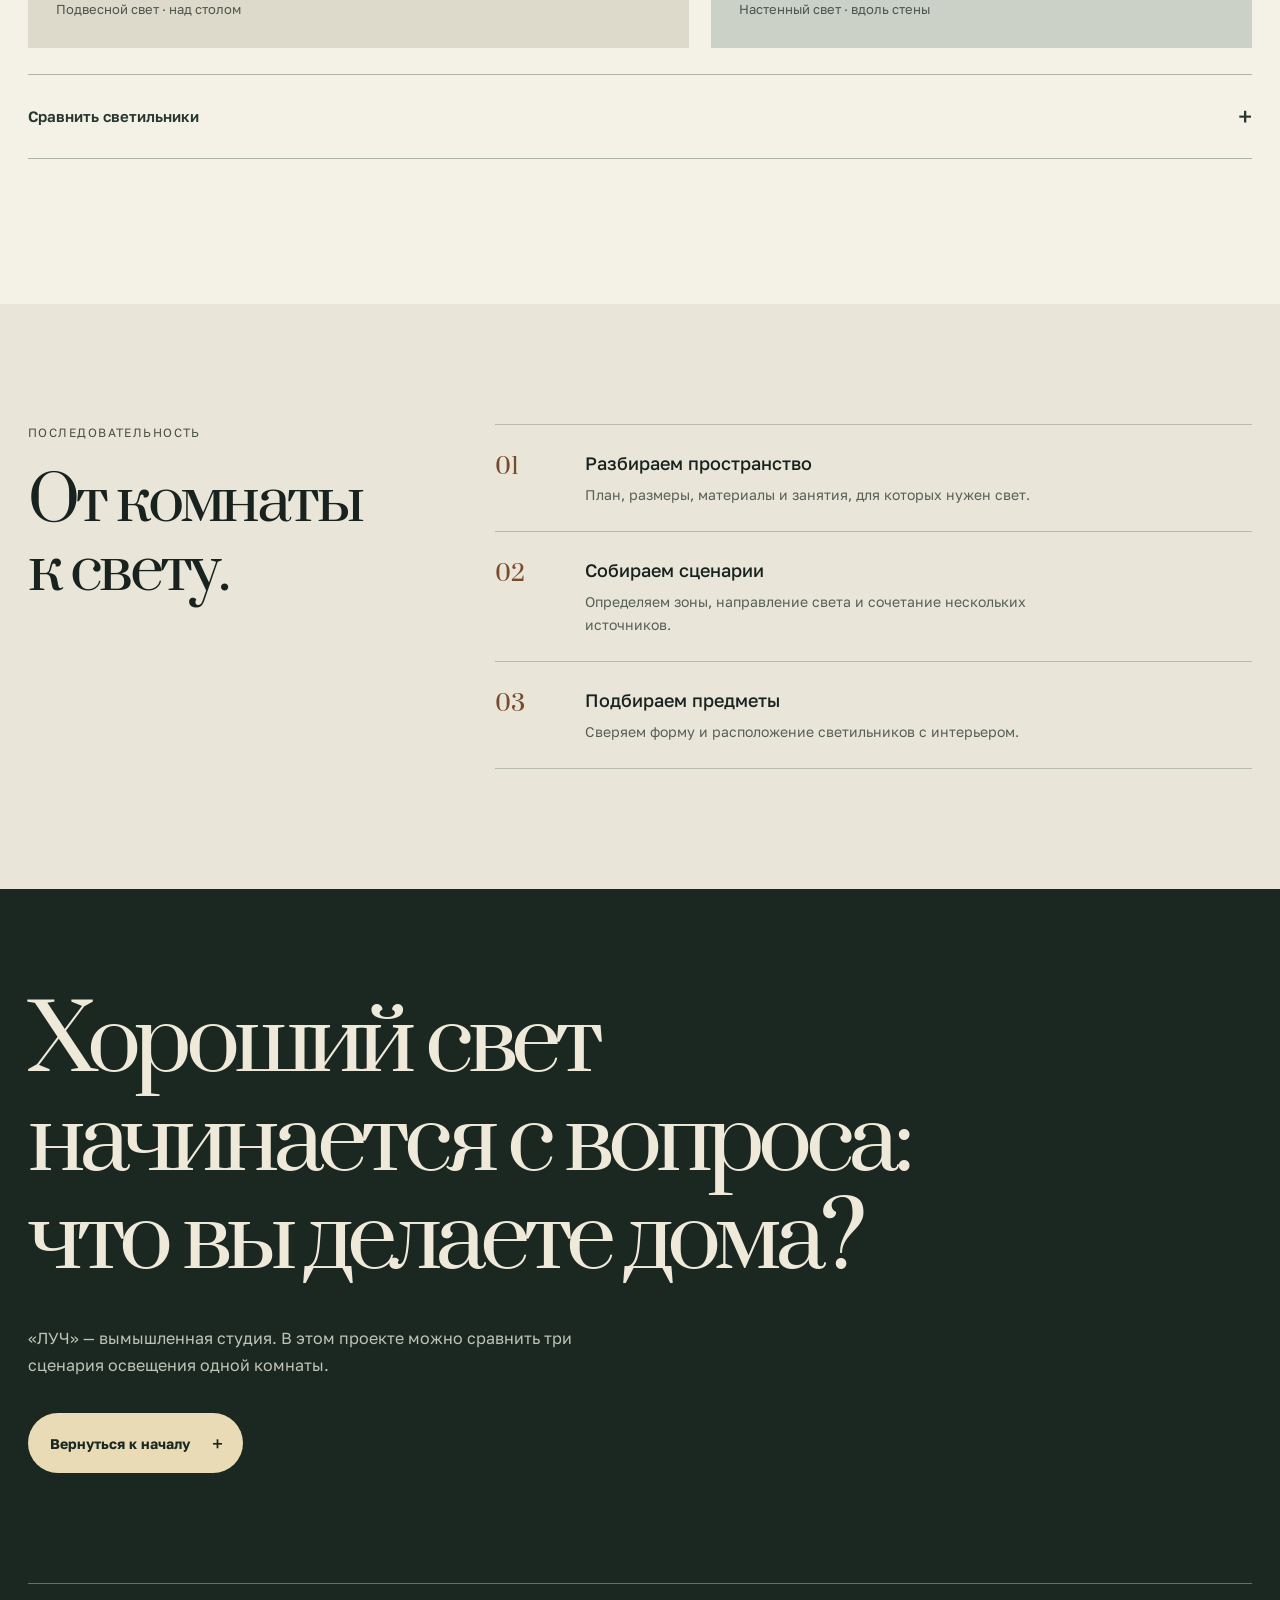
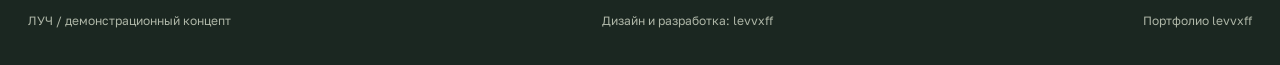
<file: projects/studio-light/index.html>
<!doctype html>
<html lang="ru">
<head>
  <meta charset="utf-8">
  <meta name="viewport" content="width=device-width, initial-scale=1">
  <meta name="theme-color" content="#18221f">
  <link rel="icon" href="favicon.svg" type="image/svg+xml">
  <meta name="description" content="Демонстрационный концепт сайта студии архитектурного освещения: светильники, сценарии и подход к проекту.">
  <title>ЛУЧ — свет под характер комнаты · концепт</title>
  <style>
    @font-face{font-family:'Golos Text';src:url('fonts/GolosText-cyrillic.woff2') format('woff2');font-style:normal;font-weight:400 900;font-display:swap;unicode-range:U+0400-052F,U+2116}
    @font-face{font-family:'Golos Text';src:url('fonts/GolosText-latin.woff2') format('woff2');font-style:normal;font-weight:400 900;font-display:swap;unicode-range:U+0000-03FF,U+2000-206F,U+20AC}
    @font-face{font-family:'Prata';src:url('fonts/Prata-cyrillic.woff2') format('woff2');font-style:normal;font-weight:400;font-display:swap;unicode-range:U+0400-052F,U+2116}
    @font-face{font-family:'Prata';src:url('fonts/Prata-latin.woff2') format('woff2');font-style:normal;font-weight:400;font-display:swap;unicode-range:U+0000-03FF,U+2000-206F,U+20AC}
    :root{--ink:#18221f;--ink2:#2a342e;--cream:#e9e6d9;--paper:#f4f1e7;--brass:#b79c69;--muted:#73786d;--line:#b9bbad;--red:#a24e32;--glow:#ffd692;scroll-behavior:smooth}
    *,*::before,*::after{box-sizing:border-box}
    body{margin:0;background:var(--cream);color:var(--ink);font-family:'Golos Text',Arial,Helvetica,sans-serif;line-height:1.5}
    button,a{font:inherit} a{color:inherit} button{cursor:pointer} :focus-visible{outline:3px solid #da7855;outline-offset:4px} ::selection{background:#e9b96e;color:#17211d}
    .skip{position:absolute;top:-100px;left:12px;background:white;padding:12px;z-index:100}.skip:focus{top:12px}
    .concept{background:#111b18;color:#ddd7c5;text-align:center;padding:8px 16px;font-size:12px;letter-spacing:.02em}
    .site-head{position:absolute;z-index:10;top:34px;left:0;right:0;display:flex;align-items:center;justify-content:space-between;gap:20px;padding:24px max(24px,calc((100vw - 1400px)/2));color:#f0ecde}
    .brand{text-decoration:none;font-size:27px;font-weight:800;letter-spacing:-.12em;line-height:1}.brand span{color:var(--brass);font-size:.9em}
    .nav{display:flex;gap:32px;align-items:center;font-size:13px}.nav a{text-decoration:none}.nav a:hover{text-decoration:underline;text-underline-offset:5px}.nav .nav-cta{border:1px solid #918f78;padding:10px 16px;border-radius:100px}
    .hero{position:relative;min-height:760px;background:radial-gradient(ellipse at 75% 45%,#344139 0,#24302a 35%,#17211d 75%);overflow:hidden;color:#eee9db;display:grid;grid-template-columns:49% 51%;align-items:center;padding:138px max(24px,calc((100vw - 1400px)/2)) 80px}
    .hero::after{content:"";position:absolute;inset:auto 0 0;height:120px;background:linear-gradient(transparent,#101a17aa);pointer-events:none}
    .hero-copy{position:relative;z-index:2;padding-right:20px}.eyebrow{font-size:12px;letter-spacing:.12em;text-transform:uppercase;color:#bbbca9}.hero h1{font-family:'Prata',Georgia,'Times New Roman',serif;font-size:clamp(60px,6.3vw,105px);line-height:1.05;letter-spacing:-.065em;font-weight:400;margin:42px 0 30px;max-width:850px}.hero h1 em{font-weight:400;letter-spacing:-.065em;color:#d6bf92}.hero-copy>p{font-size:17px;max-width:375px;color:#d0d0c3;line-height:1.65}.primary-link{display:inline-flex;align-items:center;gap:22px;margin-top:30px;padding:15px 20px 15px 22px;border-radius:100px;background:#e8dbb6;color:#1b2721;text-decoration:none;font-size:14px;font-weight:700;transition:transform .2s,background .2s}.primary-link:hover{transform:translateY(-2px);background:#f5e8c9}.primary-link span{font-size:20px;font-weight:400}
    .hero-caption{position:absolute;bottom:26px;left:max(24px,calc((100vw - 1400px)/2));z-index:3;font-size:12px;color:#acae9e;display:flex;gap:30px}.hero-caption b{color:#e6d9b7;font-weight:400}
    .hero-art{position:relative;align-self:stretch;min-height:530px;display:flex;align-items:center;justify-content:center}.hero-art::after{content:"";position:absolute;bottom:38px;width:78%;height:13%;border-radius:50%;background:#090d0b;filter:blur(30px);opacity:.8}.hero-art svg{width:min(100%,700px);height:auto;position:relative;z-index:1;overflow:visible;filter:drop-shadow(0 50px 35px #070e0a9c)}
    .section{max-width:1400px;margin:auto;padding:120px 28px}.section-head{display:grid;grid-template-columns:1fr 1fr;gap:40px;align-items:end;margin-bottom:54px}.section-head h2{font-family:'Prata',Georgia,serif;font-weight:400;letter-spacing:-.055em;font-size:clamp(42px,5.1vw,72px);line-height:1.12;max-width:620px;margin:0}.section-head p{max-width:390px;margin:0 0 5px auto;color:#4c554d;font-size:16px;line-height:1.7}.section-tag{margin-bottom:26px;color:#494f42;font-size:12px;letter-spacing:.12em;text-transform:uppercase}
    .principles{display:grid;grid-template-columns:repeat(3,1fr);border-top:1px solid var(--line)}.principle{padding:32px 38px 25px 0;border-right:1px solid var(--line);min-height:220px}.principle+.principle{padding-left:38px}.principle:last-child{border:0}.principle .num{font-family:'Prata',Georgia,serif;color:#784b2d;font-size:23px}.principle h3{font-size:20px;font-weight:500;margin:25px 0 8px}.principle p{color:#596157;max-width:300px;margin:0;font-size:14px;line-height:1.65}
    .scene{background:#23312a;color:#eee9dc}.scene-inner{max-width:1400px;margin:auto;display:grid;grid-template-columns:45% 55%;min-height:710px}.scene-copy{padding:115px 50px 90px 28px}.scene h2{font:400 clamp(44px,4.7vw,69px)/1.15 'Prata',Georgia,serif;letter-spacing:-.055em;margin:30px 0}.scene-desc{font-size:16px;line-height:1.7;color:#c4cabd;max-width:350px;min-height:83px}.scene-tabs{display:flex;gap:10px;flex-wrap:wrap;margin:52px 0 40px}.scene-tabs button{background:transparent;color:#c7c9bb;border:1px solid #6d7768;border-radius:100px;padding:11px 19px;font-size:14px;transition:background .25s,color .25s}.scene-tabs button:hover,.scene-tabs button[aria-selected="true"]{background:#e7dcba;color:#203027;border-color:#e7dcba}.scene-note{border-top:1px solid #637064;padding-top:20px;font-size:12px;color:#aaafa1;max-width:360px}.scene-visual{position:relative;overflow:hidden;background:#344237;--scene-glow:#ffd48d;--scene-opacity:.55}.scene-visual[data-mode="reading"]{--scene-glow:#ffe6af;--scene-opacity:.82}.scene-visual[data-mode="dinner"]{--scene-glow:#ffbf70;--scene-opacity:.62}.scene-visual[data-mode="evening"]{--scene-glow:#e2a66d;--scene-opacity:.32}.scene-visual::before{content:"";position:absolute;inset:0;background:radial-gradient(circle at 57% 40%,var(--scene-glow),transparent 56%);opacity:var(--scene-opacity);mix-blend-mode:screen;transition:opacity .45s,background .45s}.scene-room{position:absolute;inset:0;background:linear-gradient(90deg,#26332838 0 8%,transparent 8% 100%)}.scene-room::before{content:"";position:absolute;left:5%;right:0;bottom:0;height:34%;background:linear-gradient(160deg,#312b22,#1c2924 67%);clip-path:polygon(0 0,100% 0,100% 100%,0 100%)}.room-frame{position:absolute;right:10%;top:13%;width:25%;height:34%;border:12px solid #1b2822;background:linear-gradient(160deg,#58695b,#263b31);box-shadow:inset 0 0 0 2px #89908755,0 4px 16px #10191455}.room-frame::after{content:"";position:absolute;top:0;bottom:0;left:48%;border-left:8px solid #1b2822}.room-table{position:absolute;left:13%;bottom:18%;width:72%;height:14px;background:#594a35;border-radius:50%;box-shadow:0 10px 0 #2f3027,0 65px 0 -4px #272c24}.room-table::before{content:"";position:absolute;left:12%;top:16px;width:22px;height:160px;background:#393a2e;transform:skewX(-8deg)}.room-table::after{content:"";position:absolute;right:12%;top:16px;width:22px;height:160px;background:#393a2e;transform:skewX(8deg)}.room-vase{position:absolute;bottom:37%;left:60%;width:40px;height:65px;background:linear-gradient(100deg,#b4a187,#6f7764);border-radius:10px 10px 18px 18px;box-shadow:inset -8px 0 10px #323a2d6b}.room-vase::before{content:"";position:absolute;bottom:52px;left:17px;width:3px;height:95px;background:#7e8962;transform:rotate(-19deg);box-shadow:18px -12px 0 #657858}.room-lamp{position:absolute;top:-4px;left:39%;width:36%;height:48%;filter:drop-shadow(0 18px 40px var(--scene-glow));transition:filter .4s}.room-lamp .wire{position:absolute;left:50%;top:0;height:52%;border-left:3px solid #141e1a}.room-lamp .shade{position:absolute;left:4%;right:4%;top:50%;height:27%;background:linear-gradient(130deg,#9a8052,#d4b984 48%,#725c37);border-radius:50% 50% 35% 35% / 45% 45% 42% 42%;box-shadow:inset 0 -11px 18px #503b21,0 14px 18px #efb87025}.room-lamp .shade::after{content:"";position:absolute;bottom:-5px;left:3%;right:3%;height:26px;border-radius:50%;background:radial-gradient(ellipse,#fff3cb,#e9bf7d 63%,#6e532f 75%)}.room-light{position:absolute;top:38%;left:23%;width:69%;height:52%;background:radial-gradient(ellipse at 50% 0,var(--scene-glow),transparent 70%);opacity:var(--scene-opacity);clip-path:polygon(33% 0,67% 0,100% 100%,0 100%);transition:opacity .4s}.scene-label{position:absolute;z-index:2;bottom:28px;right:32px;font-size:12px;color:#ddd4be}
    .collection{background:var(--paper)}.collection .section{padding-bottom:145px}.objects{display:grid;grid-template-columns:1.1fr .9fr;gap:22px}.object{position:relative;min-height:530px;overflow:hidden;display:flex;flex-direction:column;justify-content:space-between;padding:28px;background:#dedacb}.object:nth-child(2){background:#ccd1c7}.object-name{z-index:2;font-family:'Prata',Georgia,serif;font-size:clamp(31px,3.5vw,51px);letter-spacing:-.05em}.object-type{z-index:2;font-size:13px;color:#4a554c}.object-art{position:absolute;inset:50px 0 60px;display:grid;place-items:center}.ring-lamp{width:240px;height:240px;border:30px solid #b39460;border-radius:50%;box-shadow:inset 8px 8px 25px #605333,inset -12px -12px 24px #f1ddb0,0 15px 30px #7c735754,0 0 75px #e9d79c;transform:rotateX(17deg)}.ring-lamp::after{content:"";position:absolute;top:-130px;left:50%;width:2px;height:100px;background:#776e59;box-shadow:7px 0 0 #776e59}.wall-lamp{width:135px;height:290px;border-radius:100px;background:linear-gradient(90deg,#82918b,#dce0d1 38%,#a2ada4 69%,#536b60);box-shadow:35px 0 80px #fcf4d9,0 18px 25px #586b6459;transform:rotate(-18deg)}.wall-lamp::after{content:"";position:absolute;top:9%;left:16%;width:68%;height:82%;border:2px solid #e4e1c9a8;border-radius:100px}.object-link{z-index:2;align-self:flex-start;text-decoration:none;border-bottom:1px solid;padding-bottom:3px;font-size:13px}
    .compare{margin-top:26px;border-top:1px solid #aeb5a8;border-bottom:1px solid #aeb5a8;color:#26382e}.compare summary{display:flex;justify-content:space-between;align-items:center;gap:20px;cursor:pointer;list-style:none;padding:22px 0;font-size:15px;font-weight:600}.compare summary::-webkit-details-marker{display:none}.compare summary::after{content:'+';font-size:26px;font-weight:400}.compare[open] summary::after{content:'−'}.compare summary:focus-visible{outline:2px solid #384e3f;outline-offset:4px}.compare-intro{max-width:580px;color:#526054;font-size:14px}.compare-grid{display:grid;grid-template-columns:1fr 1fr;gap:22px;padding:12px 0 30px}.compare-card{padding:24px;background:#e8e7dc}.compare-card:nth-child(2){background:#dce2d9}.compare-card h3{font-family:'Prata',Georgia,serif;font-weight:400;font-size:28px;margin:0 0 20px}.compare-card dl{margin:0}.compare-card dl div{border-top:1px solid #b5bdb0;padding:12px 0;display:grid;grid-template-columns:1fr 1.3fr;gap:12px;font-size:14px}.compare-card dt{color:#5b6b5e}.compare-card dd{margin:0}.compare-note{margin:0 0 24px;color:#526054;font-size:12px}@media(max-width:600px){.compare-grid{grid-template-columns:1fr;gap:12px}.compare-card{padding:20px}.compare-card dl div{grid-template-columns:1fr 1.3fr}.compare summary{font-size:14px}}
    .process{display:grid;grid-template-columns:minmax(0,35fr) minmax(0,65fr);gap:60px}.process h2{font:400 clamp(42px,4.7vw,64px)/1.15 'Prata',Georgia,serif;letter-spacing:-.06em;margin:0}.steps{border-top:1px solid var(--line)}.step{display:grid;grid-template-columns:70px 1fr;gap:20px;padding:25px 0;border-bottom:1px solid var(--line)}.step span{font-family:'Prata',Georgia,serif;color:#784b2d;font-size:23px}.step h3{font-size:18px;margin:0 0 7px;font-weight:500}.step p{font-size:14px;color:#576057;max-width:500px;margin:0;line-height:1.6}
    .bottom{background:#1b2721;color:#efe9d9;padding:105px max(28px,calc((100vw - 1344px)/2)) 35px}.bottom h2{font:400 clamp(56px,7vw,96px)/1.1 'Prata',Georgia,serif;letter-spacing:-.07em;max-width:1000px;margin:0 0 35px}.bottom p{color:#bec5b7;max-width:550px;line-height:1.7}.bottom .primary-link{margin:18px 0 110px}.footer-line{display:flex;justify-content:space-between;gap:30px;border-top:1px solid #637063;padding-top:28px;color:#aeb6a7;font-size:12px}.footer-line a{text-decoration:none}
    @media(max-width:850px){.hero{grid-template-columns:1fr;padding-top:150px;min-height:900px}.hero-copy{z-index:3}.hero-art{position:absolute;top:315px;left:35%;right:-35%;bottom:10px;opacity:.8}.hero-caption{left:24px}.section-head,.scene-inner,.process{grid-template-columns:1fr}.section-head p{margin:0}.scene-copy{padding:85px 28px 50px}.scene-visual{height:570px}.objects{grid-template-columns:1fr 1fr}.object{min-height:450px}.process{gap:35px}}
    @media(max-width:600px){.site-head{padding:20px 21px;top:49px}.nav{gap:13px;font-size:12px}.nav a:not(.nav-cta){display:none}.nav .nav-cta{padding:8px 13px}.hero{min-height:770px;padding:165px 22px 80px;display:block}.hero h1{font-size:clamp(50px,13vw,75px);margin:22px 0}.hero-copy>p{font-size:15px;max-width:240px}.hero-art{left:42%;right:-90%;top:300px;bottom:0;min-height:0;align-items:end;opacity:.72}.hero-art svg{min-width:460px}.hero-caption{left:22px;bottom:20px;gap:15px;font-size:10px}.section{padding:76px 22px}.section-head{gap:22px;margin-bottom:38px}.section-head h2{font-size:42px}.section-head p{font-size:14px}.principles{grid-template-columns:1fr}.principle,.principle+.principle{padding:22px 0;border-right:0;border-bottom:1px solid var(--line);min-height:0}.principle:last-child{border:0}.principle h3{margin:8px 0 6px}.scene-copy{padding:75px 22px 35px}.scene h2{font-size:49px}.scene-tabs{margin:32px 0 24px}.scene-visual{height:430px}.room-lamp{height:48%;width:45%;left:34%}.room-vase{bottom:36%}.scene-label{right:22px}.objects{grid-template-columns:1fr}.object{min-height:440px}.collection .section{padding-bottom:80px}.process{gap:30px}.bottom{padding:76px 22px 30px}.bottom h2{font-size:49px}.bottom .primary-link{margin-bottom:80px}.footer-line{flex-direction:column;gap:13px}}
    @media(max-width:360px){.hero-art{left:60%;right:-110%}}
    @media(prefers-reduced-motion:reduce){:root{scroll-behavior:auto}*,*::before,*::after{transition-duration:.01ms!important;animation-duration:.01ms!important}}
      @media(max-width:600px) {
      .site-head{position:relative;top:auto;display:grid;gap:10px;background:#18221f;padding-block:13px 6px}
      .nav{width:100%;justify-content:space-between;gap:6px}
      .nav a,.nav a:not(.nav-cta){display:inline-flex;align-items:center;min-height:44px}
      .nav .nav-cta{padding-inline:9px}
      .hero{padding-top:70px;min-height:650px}
      .hero h1{font-size:clamp(42px,12.6vw,75px)}
      .hero-art{top:210px}
    }
  </style>
</head>
<body>
  <a class="skip" href="#main">К содержимому</a>
  <aside class="concept" aria-label="О демонстрации">Демонстрационный концепт. «ЛУЧ» — вымышленная студия.</aside>
  <header class="site-head">
    <a class="brand" href="#top" aria-label="ЛУЧ, наверх">ЛУЧ<span>●</span></a>
    <nav class="nav" aria-label="Основная навигация">
      <a href="#approach">Подход</a><a href="#scenes">Сценарии</a><a href="#objects">Предметы</a><a class="nav-cta" href="#contact">Как работаем</a>
    </nav>
  </header>
  <main id="main">
    <section class="hero" id="top" aria-labelledby="hero-title">
      <div class="hero-copy">
        <span class="eyebrow">Предметный и архитектурный свет</span>
        <h1 id="hero-title">У света<br>есть <em>характер.</em></h1>
        <p>Посмотрите, как меняется свет в одной комнате. Для чтения, ужина и вечера, когда яркая лампа уже не нужна.</p>
        <a class="primary-link" href="#scenes">Посмотреть сценарии <span aria-hidden="true">+</span></a>
      </div>
      <div class="hero-art" aria-hidden="true">
        <svg viewBox="0 0 700 760" role="presentation">
          <defs>
            <radialGradient id="light" cx="50%" cy="20%" r="70%"><stop stop-color="#ffe3a1" stop-opacity=".8"/><stop offset=".3" stop-color="#d4aa5c" stop-opacity=".28"/><stop offset="1" stop-color="#d4aa5c" stop-opacity="0"/></radialGradient>
            <linearGradient id="body" x1="0" y1="0" x2="1" y2=".7"><stop stop-color="#3e3e2d"/><stop offset=".2" stop-color="#ae9564"/><stop offset=".53" stop-color="#f5dfac"/><stop offset=".8" stop-color="#927647"/><stop offset="1" stop-color="#393d2d"/></linearGradient>
            <radialGradient id="inside"><stop stop-color="#fff4d1"/><stop offset=".6" stop-color="#e7c384"/><stop offset="1" stop-color="#6c5330"/></radialGradient>
            <filter id="blur"><feGaussianBlur stdDeviation="22"/></filter>
          </defs>
          <ellipse cx="361" cy="470" rx="310" ry="280" fill="url(#light)" filter="url(#blur)"/>
          <path d="M352 -20 V268" stroke="#1d211d" stroke-width="6"/><path d="M352 -20 V268" stroke="#8e8065" stroke-width="2"/>
          <ellipse cx="355" cy="500" rx="200" ry="32" fill="#f9d38d" opacity=".28" filter="url(#blur)"/>
          <path d="M335 230H369L387 289H316Z" fill="url(#body)"/>
          <path d="M120 419C135 315 207 259 350 256c142 3 223 59 239 163-71 41-163 62-239 62-96 0-180-22-230-62Z" fill="url(#body)"/>
          <path d="M120 419c72 35 153 52 230 52 83 0 160-18 239-52-9 41-120 79-239 79-120 0-222-38-230-79Z" fill="#59452a"/>
          <ellipse cx="350" cy="464" rx="225" ry="34" fill="url(#inside)"/>
          <ellipse cx="350" cy="464" rx="169" ry="18" fill="#fff4d0" opacity=".9"/>
          <path d="M145 392c39-87 121-127 205-130" stroke="#fff3ca" stroke-width="7" stroke-linecap="round" opacity=".42" fill="none"/>
        </svg>
      </div>
      <div class="hero-caption"><span><b>01</b> / исследование пространства</span><span><b>02</b> / подбор света</span></div>
    </section>
    <section class="section" id="approach" aria-labelledby="approach-title">
      <div class="section-tag">Подход к пространству</div>
      <div class="section-head"><h2 id="approach-title">Как меняется<br>свет в комнате</h2><p>Сначала разбираемся, что происходит в комнате в течение дня. Потом подбираем форму, направление и силу света под эти привычки.</p></div>
      <div class="principles">
        <article class="principle"><span class="num">Ⅰ</span><h3>Начинаем с жизни</h3><p>Где читают, принимают гостей, готовят или просто остаются в тишине.</p></article>
        <article class="principle"><span class="num">Ⅱ</span><h3>Работаем с тенью</h3><p>Смотрим, куда падает свет и какие тени остаются на стенах.</p></article>
        <article class="principle"><span class="num">Ⅲ</span><h3>Оставляем выбор</h3><p>Несколько источников позволяют менять настроение комнаты без перестановки мебели.</p></article>
      </div>
    </section>
    <section class="scene" id="scenes" aria-labelledby="scene-title"><div class="scene-inner">
      <div class="scene-copy"><div class="eyebrow">Одна комната, три состояния</div><h2 id="scene-title">Свет под ваш вечер.</h2><p class="scene-desc" id="scene-description" aria-live="polite">Лампа подсвечивает страницы. Остальная комната остаётся в мягком свете.</p>
        <div class="scene-tabs" role="tablist" aria-label="Выберите сценарий света"><button type="button" role="tab" aria-selected="true" aria-controls="scene-visual" data-mode="reading">Читать</button><button type="button" role="tab" aria-selected="false" aria-controls="scene-visual" data-mode="dinner" tabindex="-1">Ужин</button><button type="button" role="tab" aria-selected="false" aria-controls="scene-visual" data-mode="evening" tabindex="-1">Отдых</button></div>
        <p class="scene-note">Иллюстрация показывает идею сценариев, а не расчёт света для конкретного помещения.</p>
      </div>
      <div class="scene-visual" id="scene-visual" data-mode="reading" role="tabpanel" aria-label="Иллюстрация сценария освещения"><div class="scene-room"><div class="room-frame"></div><div class="room-light"></div><div class="room-lamp"><div class="wire"></div><div class="shade"></div></div><div class="room-table"></div><div class="room-vase"></div></div><div class="scene-label" id="scene-label">Сценарий: читать</div></div>
    </div></section>
    <section class="collection" id="objects" aria-labelledby="objects-title"><div class="section">
      <div class="section-tag">Предметы в пространстве</div><div class="section-head"><h2 id="objects-title">Форма работает<br>и днём.</h2><p>Посмотрите, как светильник выглядит днём и сколько места занимает.</p></div>
      <div class="objects"><article class="object"><span class="object-name">Кольцо</span><div class="object-art" aria-hidden="true"><div class="ring-lamp"></div></div><span class="object-type">Подвесной свет · над столом</span></article><article class="object"><span class="object-name">Линия</span><div class="object-art" aria-hidden="true"><div class="wall-lamp"></div></div><span class="object-type">Настенный свет · вдоль стены</span></article></div>
      <details class="compare"><summary>Сравнить светильники</summary><p class="compare-intro">Кольцо освещает стол, линия даёт мягкий свет вдоль стены.</p><div class="compare-grid"><div class="compare-card"><h3>Кольцо</h3><dl><div><dt>Расположение</dt><dd>Над столом</dd></div><div><dt>Роль</dt><dd>Свет для общей зоны</dd></div><div><dt>В интерьере</dt><dd>Выразительный центр композиции</dd></div></dl></div><div class="compare-card"><h3>Линия</h3><dl><div><dt>Расположение</dt><dd>На стене</dd></div><div><dt>Роль</dt><dd>Мягкий дополнительный свет</dd></div><div><dt>В интерьере</dt><dd>Акцент вдоль стены</dd></div></dl></div></div><p class="compare-note">Предметы и варианты размещения показаны как часть демонстрационного концепта.</p></details>
    </div></section>
    <section class="section process" aria-labelledby="process-title"><div><div class="section-tag">Последовательность</div><h2 id="process-title">От комнаты<br>к свету.</h2></div><div class="steps"><div class="step"><span>01</span><div><h3>Разбираем пространство</h3><p>План, размеры, материалы и занятия, для которых нужен свет.</p></div></div><div class="step"><span>02</span><div><h3>Собираем сценарии</h3><p>Определяем зоны, направление света и сочетание нескольких источников.</p></div></div><div class="step"><span>03</span><div><h3>Подбираем предметы</h3><p>Сверяем форму и расположение светильников с интерьером.</p></div></div></div></section>
  </main>
  <footer class="bottom" id="contact"><h2>Хороший свет начинается с вопроса: что вы делаете дома?</h2><p>«ЛУЧ» — вымышленная студия. В этом проекте можно сравнить три сценария освещения одной комнаты.</p><a class="primary-link" href="#top">Вернуться к началу <span aria-hidden="true">+</span></a><div class="footer-line"><span>ЛУЧ / демонстрационный концепт</span><span>Дизайн и разработка: levvxff</span><a href="../../">Портфолио levvxff</a></div></footer>
  <script>
    (()=>{const copy={reading:{text:'Лампа подсвечивает страницы. Остальная комната остаётся в мягком свете.',label:'Сценарий: читать'},dinner:{text:'Тёплый свет собирает людей вокруг стола. Стены остаются в полутени, чтобы внимание было на разговоре.',label:'Сценарий: ужин'},evening:{text:'Яркий свет выключен. Тёплая подсветка остаётся у стены.',label:'Сценарий: отдых'}};const tabs=[...document.querySelectorAll('[role="tab"][data-mode]')],visual=document.getElementById('scene-visual'),description=document.getElementById('scene-description'),label=document.getElementById('scene-label');function select(tab){tabs.forEach(item=>{const active=item===tab;item.setAttribute('aria-selected',String(active));item.tabIndex=active?0:-1});const mode=tab.dataset.mode;visual.dataset.mode=mode;description.textContent=copy[mode].text;label.textContent=copy[mode].label}tabs.forEach((tab,index)=>{tab.addEventListener('click',()=>select(tab));tab.addEventListener('keydown',event=>{if(!['ArrowLeft','ArrowRight','Home','End'].includes(event.key))return;event.preventDefault();const target=event.key==='Home'?0:event.key==='End'?tabs.length-1:event.key==='ArrowLeft'?(index+tabs.length-1)%tabs.length:(index+1)%tabs.length;select(tabs[target]);tabs[target].focus()})})})();
  </script>
</body>
</html>
</file>
<file: styles.css>
@font-face {
  font-family: Manrope;
  src: url(assets/manrope-cyrillic.woff2) format("woff2");
  font-weight: 200 800;
  font-display: swap;
  unicode-range: U+0301, U+0400-045F, U+0490-0491, U+04B0-04B1, U+2116;
}

@font-face {
  font-family: Prata;
  src: url(assets/Prata-cyrillic.woff2) format("woff2");
  font-display: swap;
  unicode-range: U+0400-045F, U+0490-0491, U+04B0-04B1, U+2116;
}

@font-face {
  font-family: Manrope;
  src: url(assets/manrope-latin.woff2) format("woff2");
  font-weight: 200 800;
  font-display: swap;
  unicode-range: U+0000-00FF, U+0131, U+0152-0153, U+02BB-02BC, U+02C6, U+02DA, U+02DC, U+0304, U+0308, U+0329, U+2000-206F, U+20AC, U+2122, U+2191, U+2193, U+2212, U+2215, U+FEFF, U+FFFD;
}

:root {
  --paper: #f7f6f0;
  --surface: #fffefa;
  --ink: #18231e;
  --muted: #4f5b51;
  --line: #d4dad0;
  --accent: #275744;
  --accent-dark: #193c2e;
  --tint: #e8eee5;
  --footer: #142d23;
  --radius: 8px;
  --gutter: clamp(16px, 4.6vw, 74px);
  --section: clamp(52px, 7.4vw, 110px);
}

* { box-sizing: border-box; }
html { scroll-padding-top: 82px; }
body {
  margin: 0;
  background: var(--paper);
  color: var(--ink);
  font: 500 1rem/1.62 Manrope, system-ui, sans-serif;
}
h1, h2, h3, p, ol, dl, dd { margin: 0; }
h1, h2, h3 { line-height: 1.1; }
a { color: inherit; }
button, input { font: inherit; }
img { display: block; max-width: 100%; }
:focus-visible { outline: 3px solid #397b61; outline-offset: 4px; }
[hidden] { display: none !important; }

.shell { width: min(1280px, calc(100% - 2 * var(--gutter))); margin-inline: auto; }
.skip-link {
  position: fixed;
  inset: 1rem auto auto 1rem;
  z-index: 6;
  padding: 10px 14px;
  color: white;
  background: var(--ink);
  transform: translateY(-200%);
}
.skip-link:focus { transform: none; }
.site-header {
  position: sticky;
  top: 0;
  z-index: 5;
  background: var(--paper);
  border-bottom: 1px solid var(--line);
}
.header-inner {
  display: grid;
  grid-template-columns: 1fr auto 1fr;
  align-items: center;
  min-height: 68px;
  gap: 12px;
}
.wordmark, .header-inner nav a, .nav-contact {
  display: inline-flex;
  align-items: center;
  min-height: 44px;
  text-decoration: none;
}
.wordmark {
  justify-self: start;
  font-size: 1.65rem;
  line-height: 1;
  letter-spacing: -.085em;
  font-weight: 800;
}
.wordmark span { color: var(--accent); }
.header-inner nav { display: flex; justify-content: center; gap: clamp(20px, 4vw, 52px); }
.header-inner nav a, .nav-contact { font-size: .88rem; font-weight: 750; }
.header-inner nav a:hover, .footer a:hover { color: var(--accent); text-decoration: underline; text-underline-offset: .3em; }
.nav-contact {
  justify-self: end;
  gap: 10px;
  padding-inline: 12px;
  border: 1px solid var(--line);
  border-radius: var(--radius);
}
.nav-contact:hover { background: var(--tint); border-color: var(--accent); }

.hero {
  display: grid;
  grid-template-columns: minmax(0, .95fr) minmax(0, 1.05fr);
  align-items: center;
  column-gap: clamp(32px, 5vw, 80px);
  min-height: min(740px, calc(100svh - 69px));
  padding-block: clamp(56px, 6vw, 88px);
}
.intro-label, .category {
  color: var(--accent);
  font-size: .78rem;
  font-weight: 800;
  letter-spacing: .065em;
  text-transform: uppercase;
}
.hero h1 {
  margin-top: clamp(14px, 2vw, 23px);
  font-size: clamp(2.6rem, 5.45vw, 5.2rem);
  font-weight: 800;
  letter-spacing: -.066em;
  line-height: .99;
}
.hero-line { display: block; }
.hero-accent {
  color: var(--accent);
  font: 400 .85em/1.25 Prata, Georgia, serif;
  letter-spacing: -.055em;
}
.hero-subtitle {
  max-width: 410px;
  margin-top: clamp(18px, 2vw, 26px);
  color: var(--muted);
  font-size: clamp(1rem, 1.5vw, 1.15rem);
}
.hero-actions { display: flex; flex-wrap: wrap; gap: 10px 18px; margin-top: 25px; }
.button, .text-link {
  display: inline-flex;
  align-items: center;
  justify-content: space-between;
  gap: 12px;
  min-height: 46px;
  font-size: .9rem;
  font-weight: 800;
}
.button {
  padding: 9px 15px;
  border: 1px solid transparent;
  border-radius: var(--radius);
  color: white;
  background: var(--accent);
  text-decoration: none;
  transition: background-color .18s, color .18s;
}
.button:hover { background: var(--accent-dark); }
.button:active { background: var(--ink); }
.text-link { color: var(--accent-dark); text-decoration: underline; text-underline-offset: .3em; text-decoration-thickness: 1px; }
.text-link:hover { text-decoration-thickness: 2px; }
.hero-gallery { display: grid; grid-template-columns: repeat(2, minmax(0, 1fr)); gap: clamp(8px, 1.15vw, 14px); }
.feature {
  display: block;
  overflow: hidden;
  color: var(--ink);
  background: var(--surface);
  border: 1px solid var(--line);
  border-radius: var(--radius);
  text-decoration: none;
}
.feature-main { grid-column: 1 / -1; }
.feature > img {
  width: 100%;
  height: auto;
  aspect-ratio: 2;
  object-fit: cover;
  object-position: 50% 48%;
  background: #302820;
}
.feature-compact > img { aspect-ratio: 2.75; }
.feature-bottom {
  display: flex;
  justify-content: space-between;
  align-items: center;
  gap: 12px;
  min-height: 61px;
  padding: 9px clamp(10px, 1.5vw, 18px);
}
.feature-bottom strong { display: block; letter-spacing: -.02em; }
.feature-bottom small { display: block; color: var(--muted); font-size: .82rem; }
.feature-action { display: inline-flex; align-items: center; gap: 8px; color: var(--accent); font-size: .87rem; font-weight: 800; }
.feature:hover strong, .feature:hover .feature-action, .project-small:hover strong { text-decoration: underline; text-underline-offset: .3em; }

.works, .pricing, .process { padding-block: var(--section); border-top: 1px solid var(--line); }
.section-head {
  display: flex;
  justify-content: space-between;
  align-items: end;
  gap: 22px;
  margin-bottom: clamp(24px, 3.5vw, 45px);
}
h2 { font-size: clamp(2.3rem, 5vw, 4.35rem); font-weight: 800; letter-spacing: -.067em; }
.section-head p { max-width: 360px; color: var(--muted); }
.project-list, .more-projects { display: grid; grid-template-columns: repeat(2, minmax(0, 1fr)); gap: clamp(16px, 2.2vw, 28px); }
.project {
  display: flex;
  flex-direction: column;
  min-width: 0;
  overflow: hidden;
  border: 1px solid var(--line);
  border-radius: var(--radius);
  background: var(--surface);
}
.project-lead { grid-column: 1 / -1; display: grid; grid-template-columns: minmax(0, 1.15fr) minmax(0, .85fr); }
.project-preview { display: block; overflow: hidden; aspect-ratio: 1.8; background: #262a22; }
.project-lead .project-preview { display: grid; place-items: center; aspect-ratio: auto; }
.project-preview img { width: 100%; height: 100%; object-fit: cover; object-position: center top; transition: transform .22s ease; }
.project-preview:focus-visible { outline-offset: -5px; outline-color: #f7f6f0; }
.preview-kadr { background: #28251f; }
.preview-kadr img { height: auto; object-fit: contain; object-position: center; }
.project-preview:hover img { transform: scale(1.02); }
.project-copy { display: flex; flex: 1; flex-direction: column; padding: clamp(16px, 2.5vw, 32px); }
.project-lead .project-copy { justify-content: center; padding-inline: clamp(18px, 4vw, 55px); }
.project h3 { margin-top: 7px; font-size: clamp(1.9rem, 3.4vw, 3.1rem); letter-spacing: -.06em; }
.project-copy > p:not(.category) { color: var(--muted); margin: 10px 0 14px; }
.project-link { margin-top: auto; align-self: start; }
.project-lead .project-link { margin-top: 0; }
.more-projects { margin-top: clamp(16px, 2.2vw, 28px); }
.project-small {
  display: grid;
  grid-template-columns: 90px 1fr auto;
  align-items: center;
  gap: 14px;
  padding: 10px;
  border: 1px solid var(--line);
  border-radius: var(--radius);
  background: var(--surface);
  text-decoration: none;
}
.project-small img { width: 90px; height: 61px; object-fit: cover; border-radius: 4px; }
.project-small strong, .project-small small { display: block; }
.project-small small { color: var(--muted); }
.project-small > span:last-child { margin-right: 5px; color: var(--accent); }
.project-small:hover { border-color: var(--accent); }

.services { padding-block: var(--section); background: var(--tint); }
.service-list { display: grid; grid-template-columns: repeat(3, minmax(0, 1fr)); gap: clamp(16px, 3vw, 40px); }
.service-list article { display: flex; flex-direction: column; border-top: 1px solid #a7b6a8; padding-top: 16px; }
.service-list h3, .bot-description h3 { font-size: clamp(1.42rem, 2.4vw, 2.12rem); letter-spacing: -.05em; }
.service-list p, .bot-description p { color: var(--muted); margin-top: 10px; }
.service-price-link { align-self: start; margin-top: auto; padding-top: 10px; }
.bot-demo {
  display: grid;
  grid-template-columns: minmax(0, 1fr) minmax(0, 1.45fr);
  align-items: center;
  gap: clamp(20px, 4vw, 55px);
  margin-top: clamp(28px, 5vw, 60px);
  padding: clamp(14px, 3vw, 38px);
  border: 1px solid #c3cec2;
  border-radius: var(--radius);
  background: var(--paper);
}
.bot-description { max-width: 305px; }
.chat { min-width: 0; overflow: hidden; background: var(--surface); border: 1px solid var(--line); border-radius: var(--radius); }
.chat-head { display: flex; justify-content: space-between; align-items: center; gap: 10px; padding: 10px 14px; background: var(--footer); color: white; }
.chat-head small { display: block; color: #dce6df; font-size: .75rem; }
.chat-head button, .chat-choices button { min-height: 44px; border: 1px solid #98ad9e; border-radius: 5px; padding: 6px 9px; cursor: pointer; font-size: .82rem; font-weight: 700; }
.chat-head button { color: white; background: transparent; }
.chat-head button:hover { color: var(--ink); background: var(--tint); }
.chat-head button:focus-visible { outline-color: white; }
.chat-log { display: flex; flex-direction: column; gap: 7px; min-height: 72px; max-height: 204px; padding: 12px; overflow: auto; }
.chat-log:focus-visible { outline-offset: -4px; }
.bot-message { align-self: start; flex: none; max-width: 90%; padding: 8px 10px; background: var(--tint); font-size: .87rem; border-radius: 7px 7px 7px 2px; }
.user-message { align-self: end; background: #dbe9de; border-radius: 7px 7px 2px 7px; }
.chat-choices { display: flex; flex-wrap: wrap; gap: 7px; padding: 0 12px 9px; }
.chat-choices:empty { display: none; }
.chat-choices button { background: var(--surface); color: var(--ink); }
.chat-choices button:hover { background: var(--tint); }
.chat-note { padding: 0 12px 10px; color: var(--muted); font-size: .77rem; }

.price-group {
  display: grid;
  grid-template-columns: minmax(150px, .72fr) minmax(0, 2.28fr);
  gap: 15px;
  padding-block: 21px;
  border-top: 1px solid var(--line);
}
.price-group h3 { align-self: start; padding-top: 12px; font-size: clamp(1.35rem, 2.4vw, 2.1rem); letter-spacing: -.05em; }
.price-list { display: grid; gap: 6px; min-width: 0; }
.price-item { background: var(--surface); border: 1px solid var(--line); border-radius: var(--radius); }
.price-item[open] { border-color: #a5b8aa; }
.price-item summary {
  display: grid;
  grid-template-columns: minmax(0, 1fr) auto 1rem;
  gap: 10px;
  align-items: center;
  min-height: 52px;
  padding: 9px clamp(12px, 2vw, 22px);
  border-radius: calc(var(--radius) - 1px);
  list-style: none;
  cursor: pointer;
}
.price-item summary::-webkit-details-marker { display: none; }
.price-item summary:hover, .price-item[open] summary { background: var(--tint); }
.price-item[open] summary { border-radius: calc(var(--radius) - 1px) calc(var(--radius) - 1px) 0 0; }
.price-item summary::after {
  content: "";
  width: 7px;
  height: 7px;
  justify-self: center;
  border: solid var(--accent);
  border-width: 0 1.5px 1.5px 0;
  transform: translateY(-2px) rotate(45deg);
}
.price-item[open] summary::after { transform: translateY(2px) rotate(225deg); }
.price-title { font-weight: 800; overflow-wrap: anywhere; }
.price-range { color: var(--accent); font-size: .9rem; font-weight: 800; white-space: nowrap; font-variant-numeric: tabular-nums; }
.price-detail { padding: 14px clamp(12px, 2vw, 22px) 18px; }
.price-detail dl, .price-terms { display: grid; grid-template-columns: repeat(2, minmax(0, 1fr)); gap: clamp(12px, 2.7vw, 32px); }
.price-detail dt, .price-terms dt { font-weight: 800; }
.price-detail dd, .price-terms dd { margin-top: 4px; color: var(--muted); font-size: .91rem; }
.price-detail .button { min-height: 44px; margin-top: 15px; }
.price-extra { display: flex; align-items: center; width: fit-content; gap: 8px; min-height: 44px; margin-top: 7px; font-size: .87rem; cursor: pointer; }
.price-extra input { flex: none; width: 18px; height: 18px; margin: 0; accent-color: var(--accent); }
.price-extra:not([hidden]) + .button { margin-top: 4px; }
.price-terms { margin-top: 9px; padding: clamp(14px, 2.5vw, 26px); background: var(--tint); border-radius: var(--radius); }

.steps { display: grid; grid-template-columns: repeat(4, minmax(0, 1fr)); gap: clamp(15px, 2.5vw, 28px); padding: 0; list-style: none; }
.steps li { border-top: 1px solid var(--line); padding-top: 14px; }
.steps p, .questions p { margin-top: 7px; color: var(--muted); font-size: .92rem; }
.questions { max-width: 760px; margin-top: clamp(22px, 4vw, 45px); border-block: 1px solid var(--line); }
.questions details + details { border-top: 1px solid var(--line); }
.questions summary { min-height: 44px; padding-block: 10px; font-weight: 800; cursor: pointer; }
.questions p { margin: 0 0 14px; }
.contact { background: var(--footer); color: var(--surface); }
.contact-inner { display: flex; align-items: center; justify-content: space-between; gap: 25px; padding-block: clamp(40px, 6vw, 82px); }
.contact-inner p { max-width: 520px; margin-top: 12px; color: #dce6df; }
.contact .button { flex: none; color: var(--footer); background: var(--surface); }
.contact .button:hover { background: var(--tint); }
.contact .button:focus-visible { outline-color: white; }
.footer { display: flex; flex-wrap: wrap; justify-content: space-between; align-items: center; gap: 0 14px; padding-block: 14px; color: var(--muted); font-size: .84rem; }
.footer a { display: inline-flex; gap: 7px; align-items: center; min-height: 44px; text-underline-offset: .3em; }

@media (max-width: 950px) {
  .hero { min-height: 0; }
  .hero h1 { font-size: clamp(2.35rem, 5.75vw, 4.2rem); }
  .hero-actions { gap: 6px 12px; }
  .steps { grid-template-columns: repeat(2, minmax(0, 1fr)); }
}

@media (max-width: 700px) {
  html { scroll-padding-top: 62px; }
  .site-header { position: static; }
  .header-inner { grid-template-columns: 1fr auto; gap: 0 12px; }
  .header-inner nav {
    grid-row: 2;
    grid-column: 1 / -1;
    display: grid;
    grid-template-columns: repeat(3, minmax(0, 1fr));
    gap: 0;
    border-top: 1px solid var(--line);
  }
  .header-inner nav a { justify-content: center; min-height: 44px; }
  .header-inner nav a + a { border-left: 1px solid var(--line); }
  .wordmark { min-height: 54px; font-size: 1.42rem; }
  .hero { grid-template-columns: minmax(0, 1fr); gap: 21px; padding-block: 28px 45px; }
  .hero h1 { font-size: clamp(2.65rem, 10.6vw, 4.45rem); }
  .hero-subtitle { max-width: 440px; }
  .hero-actions { margin-top: 17px; gap: 7px 14px; }
  .hero-actions a { font-size: .85rem; }
  .feature-bottom { min-height: 54px; }
  .feature-main > img { aspect-ratio: 1.95; }
  .feature-compact > img { aspect-ratio: 2.1; }
  .section-head { display: grid; gap: 8px; }
  .section-head p { max-width: 420px; }
  .project-lead { grid-template-columns: minmax(0, 1fr); }
  .project-lead .project-copy { padding-inline: clamp(16px, 2.5vw, 32px); }
  .project-list, .more-projects, .service-list, .bot-demo, .price-group, .price-detail dl, .price-terms { grid-template-columns: minmax(0, 1fr); }
  .project-preview { aspect-ratio: 1.65; }
  .project-lead .project-preview { aspect-ratio: 1.85; }
  .price-group { gap: 9px; padding-block: 15px; }
  .price-group h3 { padding-top: 0; }
  .contact-inner { display: grid; gap: 18px; }
  .contact .button { justify-self: start; }
}

@media (max-width: 390px) {
  .price-item summary { grid-template-columns: minmax(0, 1fr) 1rem; row-gap: 3px; }
  .price-range { grid-column: 1; }
  .price-item summary::after { grid-area: 1 / 2 / span 2; }
  .steps { grid-template-columns: minmax(0, 1fr); }
  .feature-bottom { gap: 6px; }
  .feature-action { gap: 4px; font-size: .8rem; }
}

@media (prefers-reduced-motion: reduce) {
  .button, .project-preview img { transition: none; }
  .project-preview:hover img { transform: none; }
}
</file>
<file: projects/kadr24/styles.css>
@font-face{font-family:Golos;src:url("fonts/golos-regular.ttf") format("truetype");font-weight:400;font-display:swap}
@font-face{font-family:Golos;src:url("fonts/golos-bold.ttf") format("truetype");font-weight:700;font-display:swap}
:root{color-scheme:dark;--ground:#151613;--panel:#1e1f1a;--text:#f4eee1;--muted:#bbb5a7;--line:#43423a;--accent:#ff7049}
*{box-sizing:border-box}
html{scroll-behavior:smooth}
body{margin:0;background:var(--ground);color:var(--text);font:1rem/1.55 Golos,Arial,sans-serif}
a{color:inherit;text-decoration:none}
button,select,input{font:inherit}
h1,h2,h3,p,ul,dl{margin:0}
.wrap{width:min(100% - 72px,1320px);margin-inline:auto}
:focus-visible{outline:2px solid #ffb9a4;outline-offset:5px}
.skip,.visually-hidden{position:absolute;width:1px;height:1px;overflow:hidden;clip-path:inset(50%);white-space:nowrap}
.skip:focus{top:12px;left:12px;z-index:5;width:auto;height:auto;padding:.8rem 1rem;clip-path:none;background:var(--ground)}
.top{border-bottom:1px solid var(--line)}
.nav{height:74px;display:flex;align-items:center;justify-content:space-between;gap:28px}
.mark{font-size:1.65rem;line-height:1;font-weight:700;letter-spacing:-.07em;white-space:nowrap}
.mark span{color:var(--accent);margin-left:.15em}
.nav nav{display:flex;gap:2rem}
.nav nav a,.back,.footer a{font-size:.88rem;color:var(--muted)}
.nav a:hover,.footer a:hover{color:var(--accent)}
.hero{position:relative;isolation:isolate;background:#211c16}
.hero-picture,.hero-picture img{position:absolute;inset:0;width:100%;height:100%;display:block}
.hero-picture img{object-fit:cover;object-position:center 61%}
.hero::after{content:"";position:absolute;inset:0;z-index:-1;background:linear-gradient(90deg,#10110ff2 0%,#10110fae 33%,#15130e28 62%,transparent 85%)}
.hero-picture{z-index:-2}
.hero-inner{min-height:clamp(600px,calc(100svh - 74px),880px);display:flex;align-items:center;position:relative;padding-block:70px}
.hero-copy{max-width:650px}
.label{margin-bottom:25px;color:#ffb29e;font-size:.82rem;font-weight:700}
h1,h2,h3{line-height:1.02;letter-spacing:-.052em}
h1{font-size:clamp(3.5rem,7.3vw,7.25rem)}
h1 span{color:var(--accent)}
.intro{max-width:440px;margin-top:28px;color:#e8dfd2;font-size:clamp(1rem,1.8vw,1.25rem)}
.button{display:inline-flex;align-items:center;justify-content:space-between;gap:20px;min-height:54px;padding:13px 21px;border:0;cursor:pointer;font-weight:700;text-align:left;transition:background .18s,transform .18s}
.button:hover{transform:translateY(-2px)}
.button:active{transform:translateY(1px)}
.primary{background:var(--accent);color:#150d0a}
.primary:hover{background:#ff967a}
.hero .button{margin-top:32px}
.builder{padding-block:100px;scroll-margin-top:1rem}
.section-head{display:flex;align-items:end;justify-content:space-between;gap:20px;margin-bottom:36px}
h2{font-size:clamp(2.45rem,5.4vw,4.6rem)}
.section-head p{max-width:330px;color:var(--muted)}
.builder-layout{display:grid;grid-template-columns:minmax(0,1fr) minmax(0,310px);gap:24px;align-items:start}
fieldset{min-width:0;padding:0;margin:0;border:0}
.kits{display:grid;grid-template-columns:repeat(3,minmax(0,1fr));gap:10px}
.kit-card{display:block;position:relative;background:var(--panel);border:1px solid var(--line);cursor:pointer}
.kit-card:hover,.kit-card:has(input:checked){border-color:var(--accent)}
.kit-card img{display:block;width:100%;height:auto;aspect-ratio:1.28;object-fit:cover;object-position:center 55%;background:#2a2720}
.kit-card input{position:absolute;top:14px;right:14px;margin:0;width:22px;height:22px;accent-color:var(--accent)}
.kit-copy{display:grid;gap:5px;padding:16px}
.kit-copy strong{font-size:1.1rem;line-height:1.2}
.kit-copy small{color:var(--muted);font-size:.82rem}
.daily{margin-top:7px;font-size:.84rem;color:#f4b39d;font-weight:700}
.extras{margin-top:34px}
.extras legend{margin-bottom:12px;font-size:1.15rem;font-weight:700}
.extras label{display:grid;grid-template-columns:auto 1fr auto;align-items:center;gap:12px;min-height:51px;border-top:1px solid var(--line);cursor:pointer}
.extras label:last-child{border-bottom:1px solid var(--line)}
.extras input{accent-color:var(--accent);width:20px;height:20px}
.extras label span:last-child{color:var(--muted);font-size:.9rem}
.quote{position:sticky;top:20px;background:#29271f;padding:24px;border-top:3px solid var(--accent)}
.quote h3{font-size:1.6rem;margin-bottom:21px}
.duration{display:flex;align-items:center;justify-content:space-between;gap:12px}
.duration select{border:1px solid #777463;background:#1c1d18;color:var(--text);min-height:42px;padding:6px 8px}
.quote-lines{padding:0;list-style:none;margin-block:21px}
.quote-lines li,.total{display:flex;justify-content:space-between;gap:13px}
.quote-lines li{margin-block:7px;color:var(--muted);font-size:.84rem}
.total{border-top:1px solid #777463;align-items:baseline;padding-top:13px;margin-bottom:18px}
.total output{font-size:1.6rem;font-weight:700;letter-spacing:-.044em;white-space:nowrap}
.quote .button{width:100%;font-size:.9rem}
.feedback,.note{color:#ddd4bf;font-size:.8rem;margin-top:10px}
.feedback:empty{display:none}
.quote textarea{display:block;width:100%;min-height:140px;margin-top:12px;background:var(--ground);color:var(--text);border:1px solid var(--line);padding:8px;font:inherit;font-size:.84rem}
.rental{background:#28251d;padding-block:85px}
.rental-inner dl{margin-top:32px;display:grid;grid-template-columns:repeat(3,1fr);gap:32px}
.rental-inner dl div{border-top:1px solid #706557;padding-top:16px}
dt{font-weight:700;font-size:1.2rem}
dd{margin:5px 0 0;color:var(--muted)}
.footer{min-height:90px;display:flex;align-items:center;justify-content:space-between;gap:12px;color:var(--muted);font-size:.86rem}
@media(max-width:900px){.wrap{width:calc(100% - 44px)}.builder-layout{grid-template-columns:1fr}.quote{position:static}.hero-picture img{object-position:58% center}}
@media(max-width:680px){
  .wrap{width:calc(100% - 32px)}.nav{height:61px;gap:10px}.mark{font-size:1.3rem}.nav nav{gap:12px}.nav nav a,.back{font-size:.75rem}
  .hero-inner{min-height:min(725px,calc(100svh - 61px));align-items:end;padding-block:48px 38px}
  .hero::after{background:linear-gradient(0deg,#10110ffa 0%,#10110fb5 42%,#10110f15 81%)}
  .hero-picture img{object-position:center 27%}.label{margin-bottom:13px}h1{font-size:clamp(2.65rem,11.6vw,4.7rem)}
  .intro{margin-top:15px}.hero .button{margin-top:20px}.builder,.rental{padding-block:59px}
  .section-head{display:block;margin-bottom:21px}.section-head p{margin-top:10px}.kits{grid-template-columns:1fr}
  .kit-card{display:grid;grid-template-columns:105px 1fr;min-height:115px}.kit-card img{width:100%;height:100%;aspect-ratio:auto}.kit-card input{top:12px;right:12px}
  .kit-copy{padding:12px 37px 12px 12px}.extras label{font-size:.88rem}.rental-inner dl{grid-template-columns:1fr;gap:20px}
}
@media(prefers-reduced-motion:reduce){html{scroll-behavior:auto}.button{transition:none}.button:hover,.button:active{transform:none}}

.quote-jump{display:none}
.noscript-note{margin-bottom:17px;color:var(--muted)}
.kit-card:has(input:focus-visible){outline:2px solid #ffb9a4;outline-offset:2px}
.kit-card img{transition:filter .16s}
.kit-card:has(input:checked) img{filter:brightness(1.1)}
.kit-card .kit-copy{min-height:100px}
.quote{scroll-margin-top:1rem}
@media(max-width:900px){
  .quote-jump{display:flex;align-items:center;gap:9px;min-height:45px;margin-bottom:12px;padding:8px 12px;border:1px solid var(--line);background:var(--panel);font-size:.88rem}
  .quote-jump strong{margin-left:auto;color:#f4b39d}
}
@media(max-width:680px){
  .kit-card .kit-copy{min-height:0}
  .kit-card{border-radius:4px;overflow:hidden}
  .hero .button{min-height:52px}
}
@media(hover:none){.button:hover{transform:none}}
.daily,.quote-lines,.total,.quote-jump strong{font-variant-numeric:tabular-nums}
@media(max-width:330px){
  .nav{height:auto;min-height:77px;display:grid;grid-template-columns:1fr auto;grid-template-rows:auto auto;gap:5px 12px;padding-block:8px}
  .nav nav{grid-row:2;grid-column:1/-1;border-top:1px solid var(--line);padding-top:4px;gap:18px}
  .back{grid-row:1;grid-column:2}
  .mark{min-height:26px;display:inline-flex;align-items:center}
  .hero-inner{min-height:min(725px,calc(100svh - 77px))}
}
</file>
